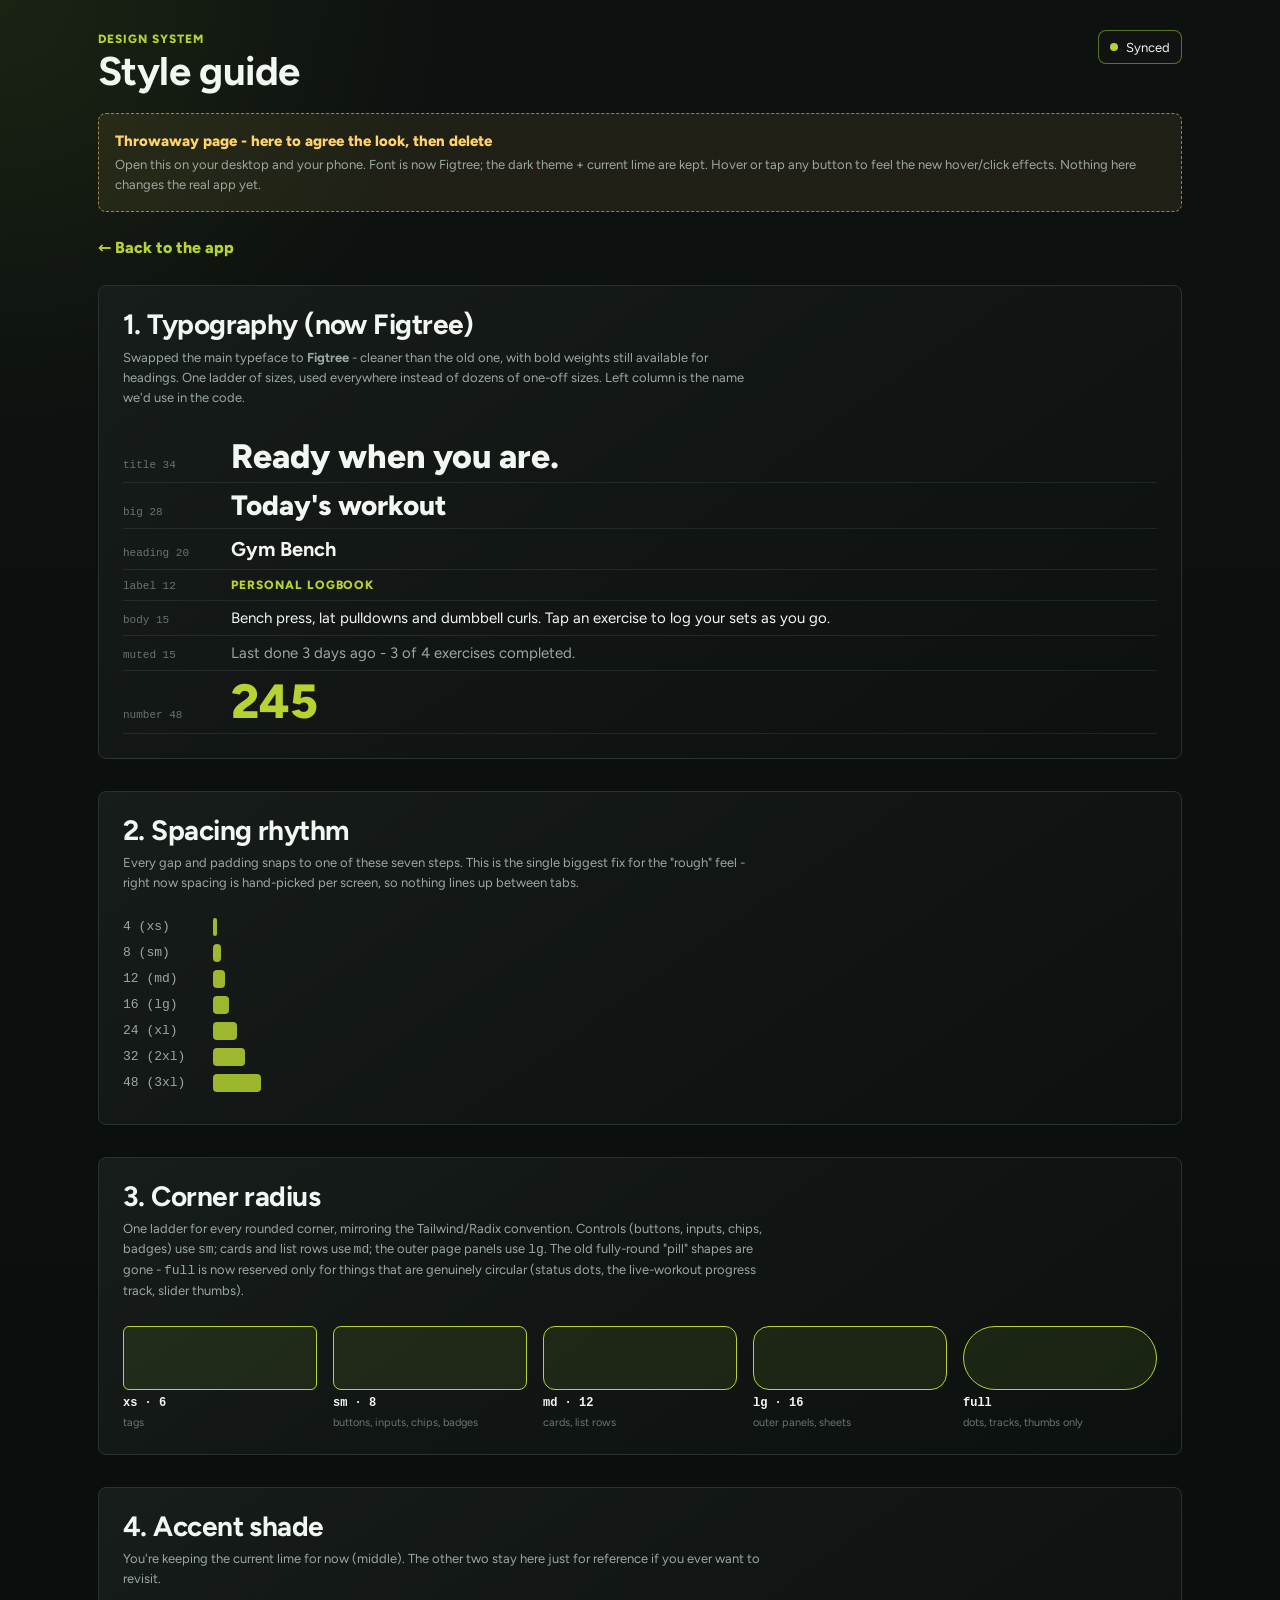
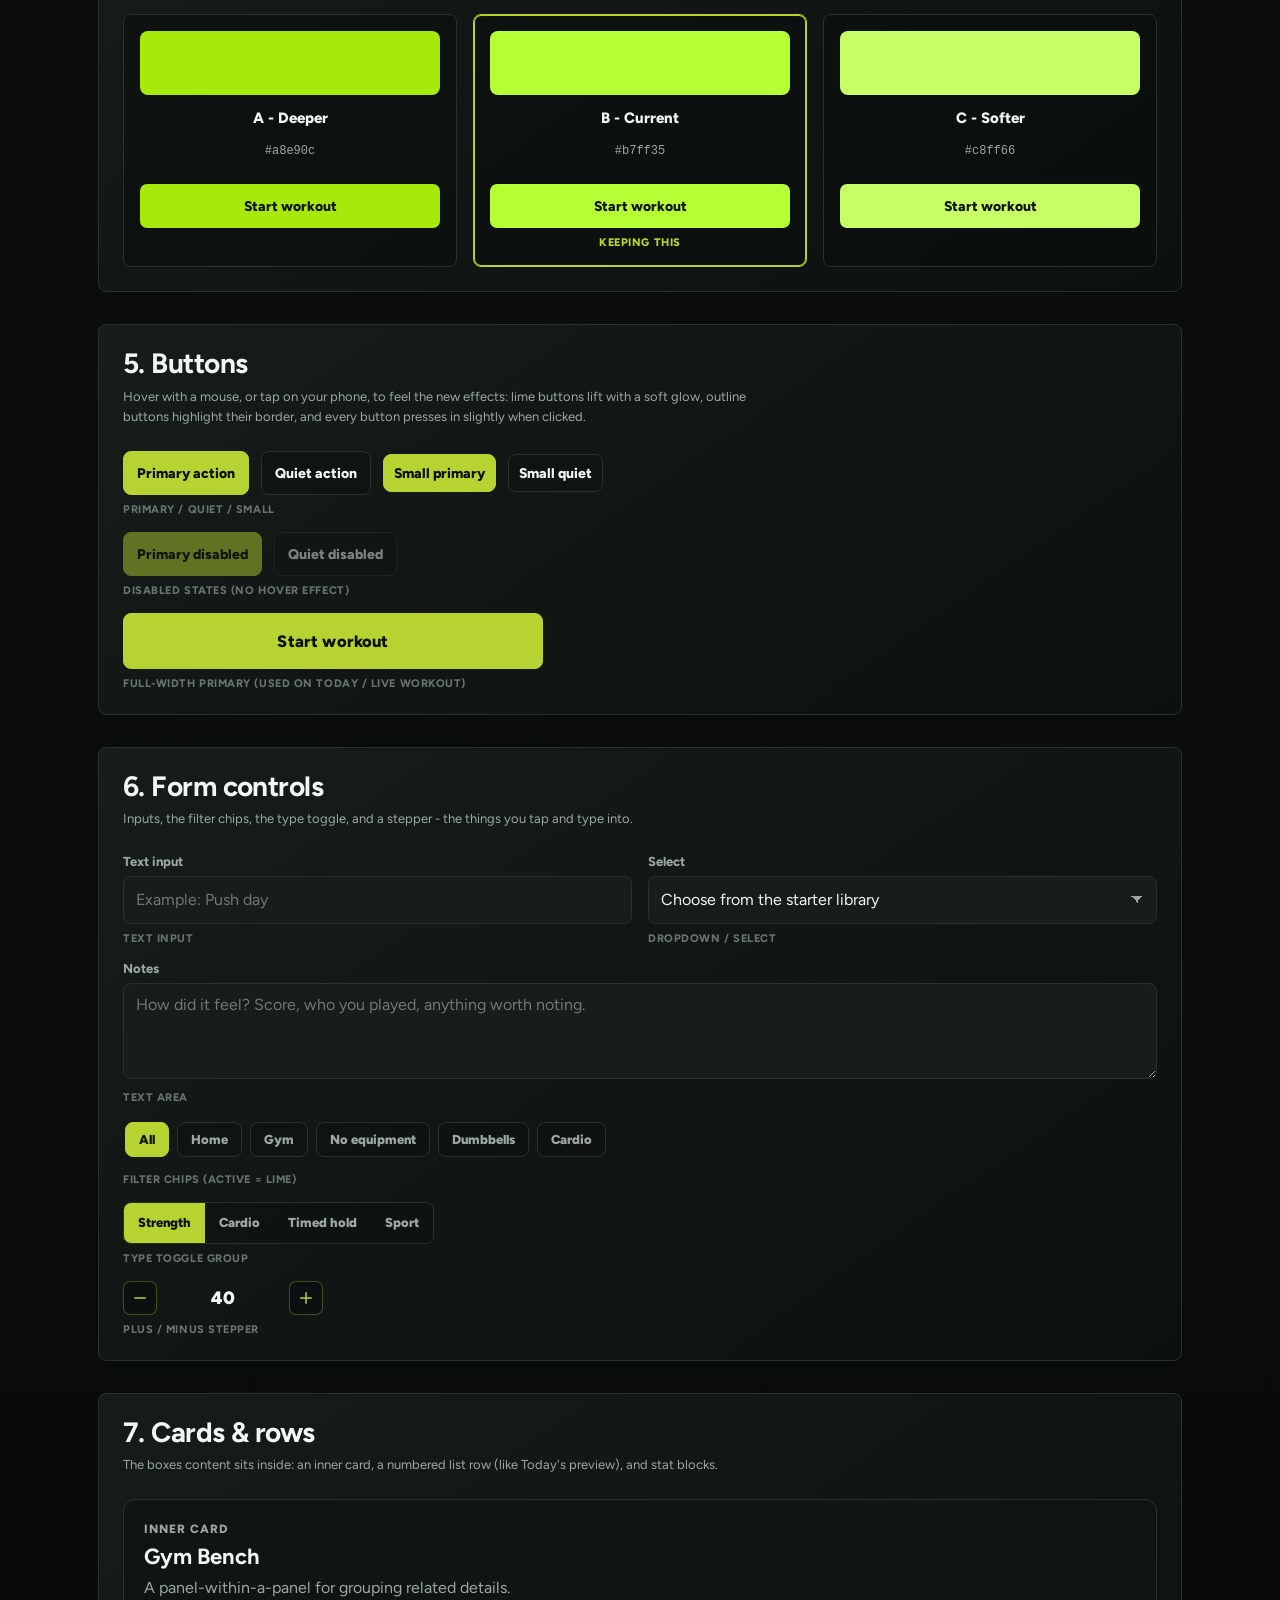
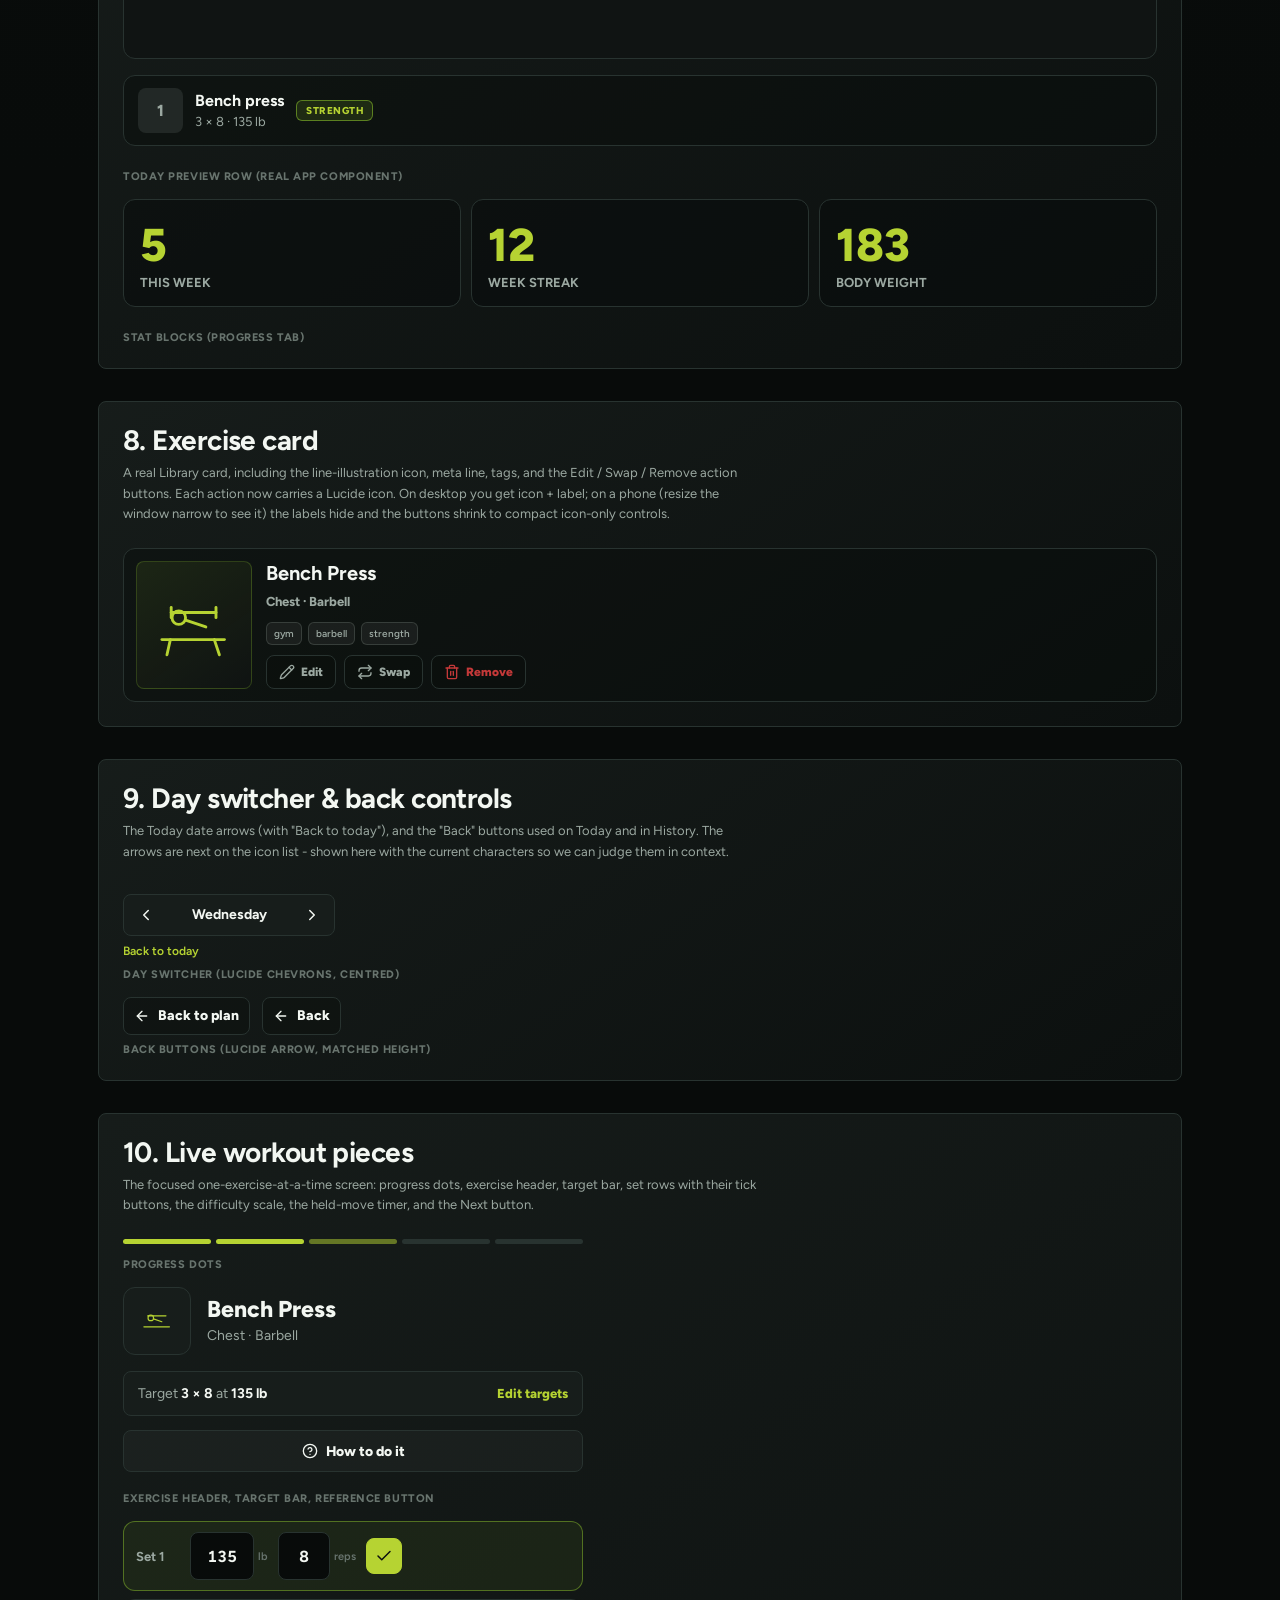
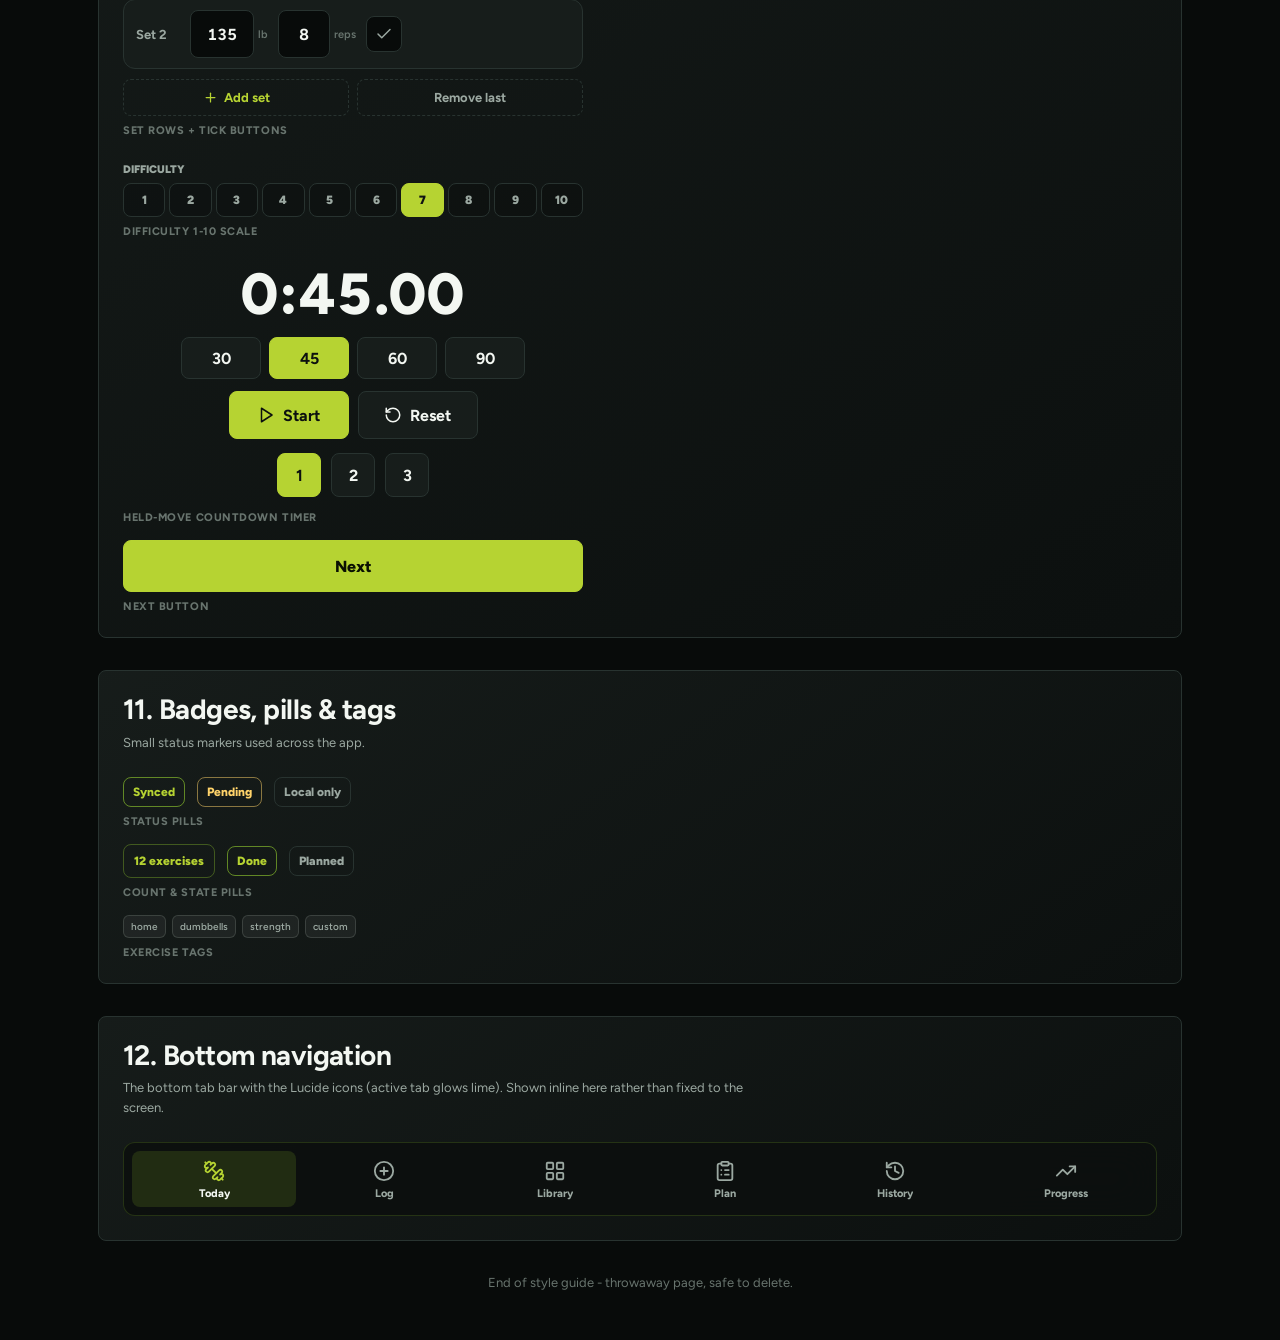
<file: styleguide.html>
<!doctype html>
<html lang="en">
<head>
  <meta charset="utf-8">
  <meta name="viewport" content="width=device-width, initial-scale=1, viewport-fit=cover">
  <title>Style guide (throwaway) - Training Book</title>
  <meta name="theme-color" content="#101413">
  <!--
    ============================================================
    THROWAWAY STYLE-GUIDE PAGE - DELETE AFTER SIGN-OFF.
    This file is NOT part of the real app. It exists only so
    Daniel can agree the shared design tokens (font, spacing,
    text sizes, accent, button/card/form styles, hover/click
    effects) on desktop and phone before they are rolled out
    screen by screen. To remove later: delete this file AND the
    temporary "View style guide" banner block in index.html.
    ============================================================
  -->
  <!-- Stylesheet split into ordered parts (load order matters; see index.html). -->
  <link rel="stylesheet" href="styles-01-base.css?v=2026.06.19-css-split">
  <link rel="stylesheet" href="styles-02-layout.css?v=2026.06.19-css-split">
  <link rel="stylesheet" href="styles-03-workout.css?v=2026.06.19-css-split">
  <link rel="stylesheet" href="styles-04-progress.css?v=2026.06.19-css-split">
  <link rel="stylesheet" href="styles-05-interactions.css?v=2026.06.19-css-split">
  <link rel="stylesheet" href="styles-06-plan.css?v=2026.06.19-css-split">
  <link rel="stylesheet" href="styles-07-library.css?v=2026.06.19-css-split">

  <!-- Proposed new typeface: Figtree (cleaner than the current Inter) -->
  <link rel="preconnect" href="https://fonts.googleapis.com">
  <link rel="preconnect" href="https://fonts.gstatic.com" crossorigin>
  <link href="https://fonts.googleapis.com/css2?family=Figtree:wght@400;500;600;700;800;900&display=swap" rel="stylesheet">

  <style>
    /* ============================================================
       1. PROPOSED TYPEFACE - Figtree everywhere on this page
       ============================================================ */
    body,
    h1, h2, h3, h4, h5, p, span, div,
    input, textarea, select, button, a {
      font-family: "Figtree", ui-sans-serif, system-ui, -apple-system, "Segoe UI", sans-serif;
    }

    /* ---- Proposed shared tokens (the whole point of this page) ---- */
    :root {
      --sg-space-1: 4px;
      --sg-space-2: 8px;
      --sg-space-3: 12px;
      --sg-space-4: 16px;
      --sg-space-5: 24px;
      --sg-space-6: 32px;
      --sg-space-7: 48px;

      --sg-text-label: 12px;
      --sg-text-small: 13px;
      --sg-text-body: 15px;
      --sg-text-heading: 20px;
      --sg-text-bigheading: 28px;
      --sg-text-title: 34px;
      --sg-text-number: 48px;
    }

    /* ============================================================
       2. SLEEK HOVER + CLICK (active) EFFECTS FOR EVERY BUTTON
       Previewed here; these would move into the shared system.
       ============================================================ */
    .primary-button, .quiet-button, .small-button, .library-add-btn,
    .exercise-action, .filter-chip, .type-option, .day-arrow,
    .day-today-reset, .lw-check, .lw-bigcheck, .lw-tbtn, .lw-preset,
    .lw-pill, .lw-add, .lw-remove, .stepper-button, .difficulty-chip,
    .today-done-button, .sync-pill, .sg-stepper button,
    .sg-accent-card button, .lw-back, .lw-reference-button, .lw-edit-targets {
      transition: transform .14s ease, box-shadow .14s ease,
                  background-color .14s ease, border-color .14s ease,
                  color .14s ease, filter .14s ease;
    }

    /* Accent (lime) buttons: lift + subtle lime glow on hover */
    .primary-button:not(:disabled):hover,
    .library-add-btn:hover,
    .sg-accent-card button:hover,
    .lw-tbtn.primary:hover {
      filter: brightness(1.05);
      box-shadow: 0 6px 20px rgba(183, 255, 53, 0.28);
    }

    /* Quiet / outline buttons: border + surface lift on hover */
    .quiet-button:not(:disabled):hover,
    .small-button:not(:disabled):hover,
    .lw-tbtn:not(.primary):hover,
    .lw-preset:not(.on):hover,
    .lw-pill:not(.is-done):hover,
    .stepper-button:hover,
    .difficulty-chip:not(.is-active):hover,
    .today-done-button:not(.is-done):hover,
    .exercise-action:not(.primary):not(.danger):hover,
    .lw-bigcheck:not(.is-done):hover,
    .lw-reference-button:hover {
      border-color: rgba(183, 255, 53, 0.55);
      background: rgba(183, 255, 53, 0.07);
      color: var(--text);
    }

    /* Danger (Remove) buttons keep their red identity on hover */
    .exercise-action.danger:hover {
      border-color: rgba(255, 107, 107, 0.6);
      background: rgba(255, 107, 107, 0.1);
      color: var(--danger);
    }

    /* Chips / toggles: gentle highlight on hover */
    .filter-chip:not(.is-active):hover,
    .type-option:not(.is-active):hover {
      border-color: rgba(183, 255, 53, 0.55);
      color: var(--text);
    }

    .sync-pill:hover { border-color: rgba(183, 255, 53, 0.45); color: var(--text); }

    .lw-back:hover, .lw-edit-targets:not(:disabled):hover,
    .day-today-reset:hover { filter: brightness(1.2); }

    /* On-click: every button presses in slightly */
    .primary-button:not(:disabled):active,
    .quiet-button:not(:disabled):active,
    .small-button:not(:disabled):active,
    .library-add-btn:active,
    .exercise-action:active,
    .filter-chip:active,
    .type-option:active,
    .day-arrow:active,
    .lw-check:active,
    .lw-bigcheck:active,
    .lw-tbtn:not(:disabled):active,
    .lw-preset:not(:disabled):active,
    .lw-pill:not(:disabled):active,
    .lw-add:active, .lw-remove:active,
    .stepper-button:active,
    .difficulty-chip:active,
    .today-done-button:active,
    .sg-stepper button:active,
    .sg-accent-card button:active,
    .lw-reference-button:active {
      transform: translateY(1px) scale(0.985);
      box-shadow: none;
      filter: brightness(0.95);
    }

    /* ---- page chrome ---- */
    .sg-banner {
      display: flex; flex-wrap: wrap; align-items: center; justify-content: space-between;
      gap: var(--sg-space-3); margin-bottom: var(--sg-space-5); padding: var(--sg-space-4);
      border: 1px dashed rgba(255, 211, 106, 0.55); border-radius: 8px;
      background: rgba(255, 211, 106, 0.08);
    }
    .sg-banner p { margin: 0; }
    .sg-banner .sg-banner-title { color: #ffd36a; font-weight: 800; font-size: var(--sg-text-body); }
    .sg-banner .sg-banner-sub { color: var(--muted); font-size: var(--sg-text-small); margin-top: 2px; }

    .sg-section {
      margin: 0 0 var(--sg-space-6); padding: var(--sg-space-5);
      border: 1px solid var(--line); border-radius: 8px;
      background: linear-gradient(145deg, rgba(23, 29, 27, 0.96), rgba(12, 16, 15, 0.98));
    }
    .sg-section > h2 { margin: 0 0 var(--sg-space-2); font-size: var(--sg-text-bigheading); line-height: 1.05; }
    .sg-section > .sg-note { margin: 0 0 var(--sg-space-5); color: var(--muted); font-size: var(--sg-text-small); max-width: 640px; }

    .sg-cap {
      display: block; margin-top: var(--sg-space-2); color: var(--dim);
      font-size: 11px; font-weight: 750; text-transform: uppercase; letter-spacing: 0.05em;
    }
    .sg-row { display: flex; flex-wrap: wrap; align-items: center; gap: var(--sg-space-3); }
    .sg-stack { display: grid; gap: var(--sg-space-4); }
    .sg-grid2 { display: grid; grid-template-columns: repeat(auto-fit, minmax(260px, 1fr)); gap: var(--sg-space-4); }

    .sg-type-row {
      display: grid; grid-template-columns: 92px minmax(0, 1fr); gap: var(--sg-space-4);
      align-items: baseline; padding: var(--sg-space-2) 0; border-bottom: 1px solid rgba(155, 168, 161, 0.12);
    }
    .sg-type-row code { color: var(--dim); font-size: 11px; font-family: ui-monospace, Consolas, monospace; }
    .t-title { font-size: var(--sg-text-title); font-weight: 800; line-height: 1; }
    .t-bigheading { font-size: var(--sg-text-bigheading); font-weight: 800; line-height: 1.05; }
    .t-heading { font-size: var(--sg-text-heading); font-weight: 700; }
    .t-body { font-size: var(--sg-text-body); color: var(--text); }
    .t-muted { font-size: var(--sg-text-body); color: var(--muted); }
    .t-label { font-size: var(--sg-text-label); font-weight: 800; letter-spacing: 0.08em; text-transform: uppercase; color: var(--accent); }
    .t-number { font-size: var(--sg-text-number); font-weight: 800; color: var(--accent); line-height: 0.95; }

    .sg-space-row { display: flex; align-items: center; gap: var(--sg-space-3); margin-bottom: var(--sg-space-2); }
    .sg-space-bar { height: 18px; border-radius: 4px; background: var(--accent); opacity: 0.85; }
    .sg-space-row code { color: var(--muted); font-size: var(--sg-text-small); font-family: ui-monospace, Consolas, monospace; min-width: 78px; }

    .sg-radius-grid { display: grid; grid-template-columns: repeat(auto-fit, minmax(130px, 1fr)); gap: var(--sg-space-4); }
    .sg-radius-grid > div { display: grid; gap: 6px; justify-items: start; }
    .sg-radius-swatch { width: 100%; height: 64px; border: 1px solid var(--accent); background: rgba(183, 255, 53, 0.08); }
    .sg-radius-grid code { color: var(--text); font-size: 12px; font-weight: 800; font-family: ui-monospace, Consolas, monospace; }
    .sg-radius-grid span { color: var(--dim); font-size: 11px; line-height: 1.3; }

    .sg-accent-card { padding: var(--sg-space-4); border: 1px solid var(--line); border-radius: 8px; background: rgba(9, 12, 11, 0.5); text-align: center; }
    .sg-accent-card.is-chosen { border-color: var(--accent); box-shadow: 0 0 0 1px var(--accent) inset; }
    .sg-accent-chip { height: 64px; border-radius: 8px; margin-bottom: var(--sg-space-3); }
    .sg-accent-card button { width: 100%; min-height: 44px; border: none; border-radius: 7px; color: #101413; font-weight: 800; font-size: 14px; cursor: pointer; }
    .sg-accent-name { font-weight: 800; font-size: var(--sg-text-body); margin: 0 0 2px; }
    .sg-accent-hex { color: var(--muted); font-size: 12px; font-family: ui-monospace, Consolas, monospace; }
    .sg-chosen-tag { display: inline-block; margin-top: 8px; font-size: 11px; font-weight: 800; color: var(--accent); text-transform: uppercase; letter-spacing: 0.05em; }

    .sg-stepper { display: grid; grid-template-columns: 34px minmax(0, 1fr) 34px; gap: var(--sg-space-2); align-items: center; max-width: 200px; }
    .sg-stepper button { min-height: 34px; border: 1px solid rgba(183, 255, 53, 0.28); border-radius: 7px; background: rgba(9, 12, 11, 0.55); color: var(--accent); font-size: 20px; font-weight: 900; cursor: pointer; }
    .sg-stepper strong { text-align: center; font-size: 18px; font-weight: 900; }

    .sg-toplink { margin-bottom: var(--sg-space-5); }

    /* a contained example of the live-workout block (it's normally full-bleed) */
    .sg-live-demo { max-width: 460px; }

    /* inline Lucide icons inside buttons (arrows on the back / day controls) */
    .sg-ico { display: inline-flex; }
    .sg-ico svg { width: 16px; height: 16px; }

    /* back buttons: icon + label, all the same height */
    .sg-iconbtn {
      display: inline-flex;
      align-items: center;
      justify-content: center;
      gap: 8px;
    }

    /* centre the chevrons inside the day-switcher pills */
    .day-arrow {
      display: inline-flex;
      align-items: center;
      justify-content: center;
    }
    .day-arrow svg { width: 18px; height: 18px; }

    /* symbol buttons that now hold a Lucide icon */
    .sg-stepper button { display: inline-flex; align-items: center; justify-content: center; }
    .sg-stepper button svg { width: 18px; height: 18px; }
    /* invert on hover, like the other buttons */
    .sg-stepper button:hover { background: var(--accent); color: #101413; border-color: var(--accent); }

    .lw-check svg { width: 18px; height: 18px; }
    .lw-check:not(.is-done):hover { border-color: rgba(183, 255, 53, 0.55); color: var(--text); }

    .lw-add, .lw-remove { display: inline-flex; align-items: center; justify-content: center; gap: 6px; }
    .lw-add svg { width: 15px; height: 15px; }

    .lw-tbtn { display: inline-flex; align-items: center; justify-content: center; gap: 8px; }
    .lw-tbtn svg { width: 18px; height: 18px; }

    .lw-reference-button { display: inline-flex; align-items: center; justify-content: center; gap: 8px; }
    .lw-reference-button svg { width: 16px; height: 16px; }
  </style>
</head>
<body>
  <div class="app-shell" style="padding-bottom:48px;">

    <header class="topbar">
      <div>
        <p class="eyebrow">Design system</p>
        <h1>Style guide</h1>
      </div>
      <div class="sync-menu">
        <button class="sync-pill good" type="button"><span class="sync-dot"></span><span>Synced</span></button>
      </div>
    </header>

    <div class="sg-banner">
      <div>
        <p class="sg-banner-title">Throwaway page - here to agree the look, then delete</p>
        <p class="sg-banner-sub">Open this on your desktop and your phone. Font is now Figtree; the dark theme + current lime are kept. Hover or tap any button to feel the new hover/click effects. Nothing here changes the real app yet.</p>
      </div>
    </div>

    <p class="sg-toplink"><a class="lw-back" href="index.html" style="color:var(--accent);font-weight:800;text-decoration:none;">&larr; Back to the app</a></p>

    <!-- 1. TYPOGRAPHY -->
    <section class="sg-section">
      <h2>1. Typography (now Figtree)</h2>
      <p class="sg-note">Swapped the main typeface to <strong>Figtree</strong> - cleaner than the old one, with bold weights still available for headings. One ladder of sizes, used everywhere instead of dozens of one-off sizes. Left column is the name we'd use in the code.</p>
      <div class="sg-type-row"><code>title 34</code><div class="t-title">Ready when you are.</div></div>
      <div class="sg-type-row"><code>big 28</code><div class="t-bigheading">Today's workout</div></div>
      <div class="sg-type-row"><code>heading 20</code><div class="t-heading">Gym Bench</div></div>
      <div class="sg-type-row"><code>label 12</code><div class="t-label">Personal logbook</div></div>
      <div class="sg-type-row"><code>body 15</code><div class="t-body">Bench press, lat pulldowns and dumbbell curls. Tap an exercise to log your sets as you go.</div></div>
      <div class="sg-type-row"><code>muted 15</code><div class="t-muted">Last done 3 days ago - 3 of 4 exercises completed.</div></div>
      <div class="sg-type-row"><code>number 48</code><div class="t-number">245</div></div>
    </section>

    <!-- 2. SPACING -->
    <section class="sg-section">
      <h2>2. Spacing rhythm</h2>
      <p class="sg-note">Every gap and padding snaps to one of these seven steps. This is the single biggest fix for the "rough" feel - right now spacing is hand-picked per screen, so nothing lines up between tabs.</p>
      <div class="sg-space-row"><code>4 (xs)</code><div class="sg-space-bar" style="width:4px;"></div></div>
      <div class="sg-space-row"><code>8 (sm)</code><div class="sg-space-bar" style="width:8px;"></div></div>
      <div class="sg-space-row"><code>12 (md)</code><div class="sg-space-bar" style="width:12px;"></div></div>
      <div class="sg-space-row"><code>16 (lg)</code><div class="sg-space-bar" style="width:16px;"></div></div>
      <div class="sg-space-row"><code>24 (xl)</code><div class="sg-space-bar" style="width:24px;"></div></div>
      <div class="sg-space-row"><code>32 (2xl)</code><div class="sg-space-bar" style="width:32px;"></div></div>
      <div class="sg-space-row"><code>48 (3xl)</code><div class="sg-space-bar" style="width:48px;"></div></div>
    </section>

    <!-- 3. CORNER RADIUS -->
    <section class="sg-section">
      <h2>3. Corner radius</h2>
      <p class="sg-note">One ladder for every rounded corner, mirroring the Tailwind/Radix convention. Controls (buttons, inputs, chips, badges) use <code>sm</code>; cards and list rows use <code>md</code>; the outer page panels use <code>lg</code>. The old fully-round "pill" shapes are gone - <code>full</code> is now reserved only for things that are genuinely circular (status dots, the live-workout progress track, slider thumbs).</p>
      <div class="sg-radius-grid">
        <div><div class="sg-radius-swatch" style="border-radius:var(--radius-xs);"></div><code>xs &middot; 6</code><span>tags</span></div>
        <div><div class="sg-radius-swatch" style="border-radius:var(--radius-sm);"></div><code>sm &middot; 8</code><span>buttons, inputs, chips, badges</span></div>
        <div><div class="sg-radius-swatch" style="border-radius:var(--radius-md);"></div><code>md &middot; 12</code><span>cards, list rows</span></div>
        <div><div class="sg-radius-swatch" style="border-radius:var(--radius-lg);"></div><code>lg &middot; 16</code><span>outer panels, sheets</span></div>
        <div><div class="sg-radius-swatch" style="border-radius:var(--radius-full);"></div><code>full</code><span>dots, tracks, thumbs only</span></div>
      </div>
    </section>

    <!-- 4. ACCENT -->
    <section class="sg-section">
      <h2>4. Accent shade</h2>
      <p class="sg-note">You're keeping the current lime for now (middle). The other two stay here just for reference if you ever want to revisit.</p>
      <div class="sg-grid2">
        <div class="sg-accent-card">
          <div class="sg-accent-chip" style="background:#a8e90c;"></div>
          <p class="sg-accent-name">A - Deeper</p>
          <p class="sg-accent-hex">#a8e90c</p>
          <div style="height:12px;"></div>
          <button style="background:#a8e90c;">Start workout</button>
        </div>
        <div class="sg-accent-card is-chosen">
          <div class="sg-accent-chip" style="background:#b7ff35;"></div>
          <p class="sg-accent-name">B - Current</p>
          <p class="sg-accent-hex">#b7ff35</p>
          <div style="height:12px;"></div>
          <button style="background:#b7ff35;">Start workout</button>
          <span class="sg-chosen-tag">Keeping this</span>
        </div>
        <div class="sg-accent-card">
          <div class="sg-accent-chip" style="background:#c8ff66;"></div>
          <p class="sg-accent-name">C - Softer</p>
          <p class="sg-accent-hex">#c8ff66</p>
          <div style="height:12px;"></div>
          <button style="background:#c8ff66;">Start workout</button>
        </div>
      </div>
    </section>

    <!-- 4. BUTTONS -->
    <section class="sg-section">
      <h2>5. Buttons</h2>
      <p class="sg-note">Hover with a mouse, or tap on your phone, to feel the new effects: lime buttons lift with a soft glow, outline buttons highlight their border, and every button presses in slightly when clicked.</p>
      <div class="sg-stack">
        <div>
          <div class="sg-row">
            <button class="primary-button" type="button">Primary action</button>
            <button class="quiet-button" type="button">Quiet action</button>
            <button class="primary-button small-button" type="button">Small primary</button>
            <button class="quiet-button small-button" type="button">Small quiet</button>
          </div>
          <span class="sg-cap">Primary / quiet / small</span>
        </div>
        <div>
          <div class="sg-row">
            <button class="primary-button" type="button" disabled>Primary disabled</button>
            <button class="quiet-button" type="button" disabled>Quiet disabled</button>
          </div>
          <span class="sg-cap">Disabled states (no hover effect)</span>
        </div>
        <div>
          <button class="primary-button today-start-button" type="button" style="max-width:420px;">Start workout</button>
          <span class="sg-cap">Full-width primary (used on Today / live workout)</span>
        </div>
      </div>
    </section>

    <!-- 5. FORM CONTROLS -->
    <section class="sg-section">
      <h2>6. Form controls</h2>
      <p class="sg-note">Inputs, the filter chips, the type toggle, and a stepper - the things you tap and type into.</p>
      <div class="sg-grid2">
        <div>
          <label for="sg-input">Text input</label>
          <input id="sg-input" type="text" placeholder="Example: Push day" autocomplete="off">
          <span class="sg-cap">Text input</span>
        </div>
        <div>
          <label for="sg-select">Select</label>
          <select id="sg-select">
            <option>Choose from the starter library</option>
            <option>Bench press</option>
            <option>Lat pulldown</option>
          </select>
          <span class="sg-cap">Dropdown / select</span>
        </div>
      </div>

      <div style="margin-top:16px;">
        <label for="sg-textarea">Notes</label>
        <textarea id="sg-textarea" placeholder="How did it feel? Score, who you played, anything worth noting."></textarea>
        <span class="sg-cap">Text area</span>
      </div>

      <div style="margin-top:16px;">
        <div class="filter-strip" aria-label="Example filters">
          <button class="filter-chip is-active" type="button">All</button>
          <button class="filter-chip" type="button">Home</button>
          <button class="filter-chip" type="button">Gym</button>
          <button class="filter-chip" type="button">No equipment</button>
          <button class="filter-chip" type="button">Dumbbells</button>
          <button class="filter-chip" type="button">Cardio</button>
        </div>
        <span class="sg-cap">Filter chips (active = lime)</span>
      </div>

      <div style="margin-top:16px;">
        <div class="type-toggle" role="group" aria-label="Example type">
          <button type="button" class="type-option is-active">Strength</button>
          <button type="button" class="type-option">Cardio</button>
          <button type="button" class="type-option">Timed hold</button>
          <button type="button" class="type-option">Sport</button>
        </div>
        <span class="sg-cap">Type toggle group</span>
      </div>

      <div style="margin-top:16px;">
        <div class="sg-stepper">
          <button type="button" aria-label="Decrease"><span class="sg-ico" data-icon="minus"></span></button>
          <strong>40</strong>
          <button type="button" aria-label="Increase"><span class="sg-ico" data-icon="plus"></span></button>
        </div>
        <span class="sg-cap">Plus / minus stepper</span>
      </div>
    </section>

    <!-- 6. CARDS, PANELS, LIST ROWS -->
    <section class="sg-section">
      <h2>7. Cards &amp; rows</h2>
      <p class="sg-note">The boxes content sits inside: an inner card, a numbered list row (like Today's preview), and stat blocks.</p>
      <div class="sg-stack">
        <div class="preview-card">
          <p class="eyebrow">Inner card</p>
          <h3 style="margin-top:6px;">Gym Bench</h3>
          <p style="margin:6px 0 0;">A panel-within-a-panel for grouping related details.</p>
        </div>

        <div class="today-preview-card">
          <span class="pv-num">1</span>
          <div class="pv-info">
            <p class="pv-name">Bench press</p>
            <p class="pv-meta">3 &times; 8 &middot; 135 lb</p>
          </div>
          <span class="pv-tag">STRENGTH</span>
        </div>
        <span class="sg-cap">Today preview row (real app component)</span>

        <div class="quick-stats" style="margin-top:0;">
          <div><span class="stat-number">5</span><span class="stat-label">This week</span></div>
          <div><span class="stat-number">12</span><span class="stat-label">Week streak</span></div>
          <div><span class="stat-number">183</span><span class="stat-label">Body weight</span></div>
        </div>
        <span class="sg-cap">Stat blocks (Progress tab)</span>
      </div>
    </section>

    <!-- 7. EXERCISE CARD WITH ILLUSTRATION -->
    <section class="sg-section">
      <h2>8. Exercise card</h2>
      <p class="sg-note">A real Library card, including the line-illustration icon, meta line, tags, and the Edit / Swap / Remove action buttons. Each action now carries a Lucide icon. On desktop you get icon + label; on a phone (resize the window narrow to see it) the labels hide and the buttons shrink to compact icon-only controls.</p>
      <div class="exercise-list" style="grid-template-columns:minmax(0,1fr);">
        <div class="exercise-card">
          <div class="exercise-art">
            <svg viewBox="0 0 116 116" role="img" aria-label="Bench press line illustration"><line x1="20" y1="75" x2="94" y2="75"></line><line x1="30" y1="75" x2="26" y2="93"></line><line x1="82" y1="75" x2="88" y2="93"></line><circle cx="40" cy="49" r="8"></circle><line x1="48" y1="52" x2="72" y2="60"></line><line x1="31" y1="43" x2="84" y2="43"></line><line x1="31" y1="37" x2="31" y2="49"></line><line x1="84" y1="37" x2="84" y2="49"></line></svg>
          </div>
          <div class="exercise-info">
            <h3>Bench Press</h3>
            <p class="exercise-meta">Chest &middot; Barbell</p>
            <div class="tag-row">
              <span class="exercise-tag">Gym</span>
              <span class="exercise-tag">Barbell</span>
              <span class="exercise-tag">Strength</span>
            </div>
            <div class="exercise-actions">
              <button class="exercise-action" type="button" aria-label="Edit"><span class="sg-ico" data-icon="pencil"></span><span class="btn-label">Edit</span></button>
              <button class="exercise-action" type="button" aria-label="Swap"><span class="sg-ico" data-icon="repeat"></span><span class="btn-label">Swap</span></button>
              <button class="exercise-action danger" type="button" aria-label="Remove"><span class="sg-ico" data-icon="trash-2"></span><span class="btn-label">Remove</span></button>
            </div>
          </div>
        </div>
      </div>
    </section>

    <!-- 8. DAY SWITCHER + BACK CONTROLS -->
    <section class="sg-section">
      <h2>9. Day switcher &amp; back controls</h2>
      <p class="sg-note">The Today date arrows (with "Back to today"), and the "Back" buttons used on Today and in History. The arrows are next on the icon list - shown here with the current characters so we can judge them in context.</p>
      <div class="sg-stack">
        <div>
          <div class="today-day-switch" style="display:block;">
            <div class="day-switch-row">
              <button class="day-arrow" type="button" aria-label="Previous day"><span class="sg-ico" data-icon="chevron-left"></span></button>
              <span class="day-switch-name">Wednesday</span>
              <button class="day-arrow" type="button" aria-label="Next day"><span class="sg-ico" data-icon="chevron-right"></span></button>
            </div>
            <button class="day-today-reset" type="button">Back to today</button>
          </div>
          <span class="sg-cap">Day switcher (Lucide chevrons, centred)</span>
        </div>
        <div>
          <div class="sg-row">
            <button class="quiet-button small-button sg-iconbtn" type="button"><span class="sg-ico" data-icon="arrow-left"></span>Back to plan</button>
            <button class="quiet-button small-button sg-iconbtn" type="button"><span class="sg-ico" data-icon="arrow-left"></span>Back</button>
          </div>
          <span class="sg-cap">Back buttons (Lucide arrow, matched height)</span>
        </div>
      </div>
    </section>

    <!-- 9. LIVE WORKOUT PIECES -->
    <section class="sg-section">
      <h2>10. Live workout pieces</h2>
      <p class="sg-note">The focused one-exercise-at-a-time screen: progress dots, exercise header, target bar, set rows with their tick buttons, the difficulty scale, the held-move timer, and the Next button.</p>

      <div class="sg-live-demo sg-stack">
        <div>
          <div class="lw-dots">
            <span class="lw-dot is-done"></span>
            <span class="lw-dot is-done"></span>
            <span class="lw-dot is-active"></span>
            <span class="lw-dot"></span>
            <span class="lw-dot"></span>
          </div>
          <span class="sg-cap">Progress dots</span>
        </div>

        <div>
          <div class="lw-hero">
            <div class="lw-hero-icon">
              <svg viewBox="0 0 116 116" aria-hidden="true"><line x1="20" y1="75" x2="94" y2="75"></line><circle cx="40" cy="49" r="8"></circle><line x1="48" y1="52" x2="72" y2="60"></line><line x1="31" y1="43" x2="84" y2="43"></line></svg>
            </div>
            <div class="lw-hero-text">
              <p class="lw-name">Bench Press</p>
              <p class="lw-area">Chest &middot; Barbell</p>
            </div>
          </div>
          <div class="lw-target">
            <span>Target <strong>3 &times; 8</strong> at <strong>135 lb</strong></span>
            <button class="lw-edit-targets" type="button">Edit targets</button>
          </div>
          <button class="lw-reference-button" type="button"><span class="sg-ico" data-icon="help-circle"></span>How to do it</button>
          <span class="sg-cap">Exercise header, target bar, reference button</span>
        </div>

        <div>
          <div class="lw-sets">
            <div class="lw-setrow is-done">
              <span class="lw-sn">Set 1</span>
              <span class="lw-field"><input type="number" value="135"><span>lb</span></span>
              <span class="lw-field"><input type="number" value="8"><span>reps</span></span>
              <button class="lw-check" type="button" aria-label="Mark set done"><span class="sg-ico" data-icon="check"></span></button>
            </div>
            <div class="lw-setrow">
              <span class="lw-sn">Set 2</span>
              <span class="lw-field"><input type="number" value="135"><span>lb</span></span>
              <span class="lw-field"><input type="number" value="8"><span>reps</span></span>
              <button class="lw-check" type="button" aria-label="Mark set done"><span class="sg-ico" data-icon="check"></span></button>
            </div>
          </div>
          <div class="lw-setactions">
            <button class="lw-add" type="button"><span class="sg-ico" data-icon="plus"></span>Add set</button>
            <button class="lw-remove" type="button">Remove last</button>
          </div>
          <span class="sg-cap">Set rows + tick buttons</span>
        </div>

        <div>
          <div class="today-difficulty">
            <span>Difficulty</span>
            <div class="difficulty-scale">
              <button class="difficulty-chip" type="button">1</button>
              <button class="difficulty-chip" type="button">2</button>
              <button class="difficulty-chip" type="button">3</button>
              <button class="difficulty-chip" type="button">4</button>
              <button class="difficulty-chip" type="button">5</button>
              <button class="difficulty-chip" type="button">6</button>
              <button class="difficulty-chip is-active" type="button">7</button>
              <button class="difficulty-chip" type="button">8</button>
              <button class="difficulty-chip" type="button">9</button>
              <button class="difficulty-chip" type="button">10</button>
            </div>
          </div>
          <span class="sg-cap">Difficulty 1-10 scale</span>
        </div>

        <div>
          <div class="lw-timer">
            <div class="lw-timer-num">0:45.00</div>
            <div class="lw-presets">
              <button class="lw-preset" type="button">30</button>
              <button class="lw-preset on" type="button">45</button>
              <button class="lw-preset" type="button">60</button>
              <button class="lw-preset" type="button">90</button>
            </div>
            <div class="lw-timer-controls">
              <button class="lw-tbtn primary" type="button"><span class="sg-ico" data-icon="play"></span>Start</button>
              <button class="lw-tbtn" type="button"><span class="sg-ico" data-icon="rotate-ccw"></span>Reset</button>
            </div>
            <div class="lw-pills">
              <button class="lw-pill is-done" type="button">1</button>
              <button class="lw-pill" type="button">2</button>
              <button class="lw-pill" type="button">3</button>
            </div>
          </div>
          <span class="sg-cap">Held-move countdown timer</span>
        </div>

        <div>
          <button class="primary-button lw-next" type="button">Next</button>
          <span class="sg-cap">Next button</span>
        </div>
      </div>
    </section>

    <!-- 10. BADGES / PILLS / TAGS -->
    <section class="sg-section">
      <h2>11. Badges, pills &amp; tags</h2>
      <p class="sg-note">Small status markers used across the app.</p>
      <div class="sg-stack">
        <div>
          <div class="sg-row">
            <span class="connection-badge good">Synced</span>
            <span class="connection-badge warn">Pending</span>
            <span class="connection-badge">Local only</span>
          </div>
          <span class="sg-cap">Status pills</span>
        </div>
        <div>
          <div class="sg-row">
            <span class="library-count">12 exercises</span>
            <span class="workout-card-status good">Done</span>
            <span class="workout-card-status">Planned</span>
          </div>
          <span class="sg-cap">Count &amp; state pills</span>
        </div>
        <div>
          <div class="tag-row">
            <span class="exercise-tag">Home</span>
            <span class="exercise-tag">Dumbbells</span>
            <span class="exercise-tag">Strength</span>
            <span class="exercise-tag">Custom</span>
          </div>
          <span class="sg-cap">Exercise tags</span>
        </div>
      </div>
    </section>

    <!-- 11. BOTTOM TAB BAR -->
    <section class="sg-section">
      <h2>12. Bottom navigation</h2>
      <p class="sg-note">The bottom tab bar with the Lucide icons (active tab glows lime). Shown inline here rather than fixed to the screen.</p>
      <nav class="tabbar" style="position:static;max-width:none;box-shadow:none;" aria-label="Example nav">
        <button class="tab is-active" type="button"><span class="tab-icon" data-icon="dumbbell"></span><span>Today</span></button>
        <button class="tab" type="button"><span class="tab-icon" data-icon="circle-plus"></span><span>Log</span></button>
        <button class="tab" type="button"><span class="tab-icon" data-icon="layout-grid"></span><span>Library</span></button>
        <button class="tab" type="button"><span class="tab-icon" data-icon="clipboard-list"></span><span>Plan</span></button>
        <button class="tab" type="button"><span class="tab-icon" data-icon="history"></span><span>History</span></button>
        <button class="tab" type="button"><span class="tab-icon" data-icon="trending-up"></span><span>Progress</span></button>
      </nav>
    </section>

    <p style="text-align:center;color:var(--dim);font-size:13px;margin:8px 0 0;">End of style guide - throwaway page, safe to delete.</p>

  </div>

  <!-- Render the Lucide nav icons (same inline set the app uses). -->
  <script>
    const UI_ICONS = {
      dumbbell: '<path d="M14.4 14.4 9.6 9.6"/><path d="M18.657 21.485a2 2 0 1 1-2.829-2.828l-1.768 1.768a2 2 0 1 1-2.828-2.829l6.364-6.364a2 2 0 1 1 2.829 2.829l-1.768 1.767a2 2 0 1 1 2.828 2.829z"/><path d="m21.5 21.5-1.4-1.4"/><path d="M3.9 3.9 2.5 2.5"/><path d="M6.404 12.768a2 2 0 1 1-2.829-2.829l1.768-1.767a2 2 0 1 1-2.828-2.829l2.828-2.828a2 2 0 1 1 2.829 2.828l1.767-1.768a2 2 0 1 1 2.829 2.829z"/>',
      "circle-plus": '<circle cx="12" cy="12" r="10"/><path d="M8 12h8"/><path d="M12 8v8"/>',
      "layout-grid": '<rect width="7" height="7" x="3" y="3" rx="1"/><rect width="7" height="7" x="14" y="3" rx="1"/><rect width="7" height="7" x="14" y="14" rx="1"/><rect width="7" height="7" x="3" y="14" rx="1"/>',
      "clipboard-list": '<rect width="8" height="4" x="8" y="2" rx="1" ry="1"/><path d="M16 4h2a2 2 0 0 1 2 2v14a2 2 0 0 1-2 2H6a2 2 0 0 1-2-2V6a2 2 0 0 1 2-2h2"/><path d="M12 11h4"/><path d="M12 16h4"/><path d="M8 11h.01"/><path d="M8 16h.01"/>',
      history: '<path d="M3 12a9 9 0 1 0 9-9 9.75 9.75 0 0 0-6.74 2.74L3 8"/><path d="M3 3v5h5"/><path d="M12 7v5l4 2"/>',
      "trending-up": '<polyline points="22 7 13.5 15.5 8.5 10.5 2 17"/><polyline points="16 7 22 7 22 13"/>',
      "arrow-left": '<path d="m12 19-7-7 7-7"/><path d="M19 12H5"/>',
      "chevron-left": '<path d="m15 18-6-6 6-6"/>',
      "chevron-right": '<path d="m9 18 6-6-6-6"/>',
      plus: '<path d="M5 12h14"/><path d="M12 5v14"/>',
      minus: '<path d="M5 12h14"/>',
      check: '<path d="M20 6 9 17l-5-5"/>',
      play: '<polygon points="6 3 20 12 6 21 6 3"/>',
      "rotate-ccw": '<path d="M3 12a9 9 0 1 0 9-9 9.75 9.75 0 0 0-6.74 2.74L3 8"/><path d="M3 3v5h5"/>',
      "help-circle": '<circle cx="12" cy="12" r="10"/><path d="M9.09 9a3 3 0 0 1 5.83 1c0 2-3 3-3 3"/><path d="M12 17h.01"/>',
      pencil: '<path d="M21.174 6.812a1 1 0 0 0-3.986-3.987L3.842 16.174a2 2 0 0 0-.5.83l-1.321 4.352a.5.5 0 0 0 .623.622l4.353-1.32a2 2 0 0 0 .83-.497z"/><path d="m15 5 4 4"/>',
      repeat: '<path d="m17 2 4 4-4 4"/><path d="M3 11v-1a4 4 0 0 1 4-4h14"/><path d="m7 22-4-4 4-4"/><path d="M21 13v1a4 4 0 0 1-4 4H3"/>',
      "trash-2": '<path d="M3 6h18"/><path d="M19 6v14a2 2 0 0 1-2 2H7a2 2 0 0 1-2-2V6m3 0V4a2 2 0 0 1 2-2h4a2 2 0 0 1 2 2v2"/><line x1="10" x2="10" y1="11" y2="17"/><line x1="14" x2="14" y1="11" y2="17"/>',
      x: '<path d="M18 6 6 18"/><path d="m6 6 12 12"/>'
    };
    document.querySelectorAll("[data-icon]").forEach((el) => {
      const inner = UI_ICONS[el.dataset.icon];
      if (inner) el.innerHTML = `<svg viewBox="0 0 24 24" fill="none" stroke="currentColor" stroke-width="2" stroke-linecap="round" stroke-linejoin="round" aria-hidden="true">${inner}</svg>`;
    });
  </script>
</body>
</html>
</file>
<file: styles-01-base.css>
/* Figtree, bundled locally (one variable file, weights 300-900) so the app
   keeps its typeface offline with no web-font dependency. OFL licensed. */
@font-face {
  font-family: "Figtree";
  font-style: normal;
  font-weight: 300 900;
  font-display: swap;
  src: url("fonts/figtree-latin.woff2") format("woff2");
}

:root {
  color-scheme: dark;
  --bg: #080b0a;
  --panel: #101413;
  --panel-2: #171d1b;
  --panel-3: #1e2623;
  --line: #283330;
  --line-strong: #38463f;
  --text: #f3f7f2;
  --muted: #9ba8a1;
  --dim: #68746e;
  /* Muted lime brand color. Every accent surface, border and glow reads from
     the same family so the green stays consistent. */
  --accent: #b6d332;
  --accent-2: #a3b551;
  --accent-strong: #c6dd5f;
  --accent-ink: #0a1002;
  --accent-soft: rgba(182, 211, 50, 0.12);
  --accent-line: rgba(182, 211, 50, 0.42);
  --glow: 0 10px 34px rgba(182, 211, 50, 0.22);
  --danger: #c43939;
  --shadow: 0 24px 60px -28px rgba(0, 0, 0, 0.7), 0 8px 24px -16px rgba(0, 0, 0, 0.5);

  /* ===== Shared design tokens (the style-guide scale) =====
     Spacing rhythm: every gap/padding should use one of these. */
  --space-1: 4px;
  --space-2: 8px;
  --space-3: 12px;
  --space-4: 16px;
  --space-5: 24px;
  --space-6: 32px;
  --space-7: 48px;

  /* ===== Border-radius scale =====
     One ladder (mirrors the Tailwind/Radix convention) so every corner uses a
     named step instead of a one-off value. Controls = sm, cards/rows = md,
     outer panels = lg. Pills are gone: --radius-full is reserved for things
     that are genuinely circular (status dots, progress tracks, range thumbs). */
  --radius-xs: 6px;
  --radius-sm: 8px;
  --radius-md: 12px;
  --radius-lg: 16px;
  --radius-full: 999px;

  /* One shared treatment for every screen's main container, so all six
     pages match and a single edit here updates them everywhere. */
  --panel-pad: clamp(18px, 5vw, 42px);
  --panel-min-h: min(680px, calc(100svh - 142px));

  font-family: "Figtree", ui-sans-serif, system-ui, -apple-system, BlinkMacSystemFont, "Segoe UI", sans-serif;
}

* {
  box-sizing: border-box;
}

html {
  min-height: 100%;
  background: var(--bg);
}

body {
  min-height: 100%;
  margin: 0;
  touch-action: manipulation;
  background:
    radial-gradient(circle at top left, rgba(183, 255, 53, 0.08), transparent 28rem),
    linear-gradient(180deg, #0d1110 0%, var(--bg) 55%);
  color: var(--text);
}

button {
  font: inherit;
}

input,
textarea,
select {
  width: 100%;
  max-width: 100%;
  border: 1px solid var(--line);
  border-radius: var(--radius-sm);
  background: var(--panel-2);
  color: var(--text);
  font: inherit;
  padding: 11px 12px;
}

input {
  min-height: 48px;
}

select {
  min-height: 48px;
  appearance: none;
  background:
    linear-gradient(45deg, transparent 50%, var(--muted) 50%) right 18px center / 7px 7px no-repeat,
    linear-gradient(135deg, var(--muted) 50%, transparent 50%) right 13px center / 7px 7px no-repeat,
    var(--panel-2);
}

textarea {
  min-height: 96px;
  resize: vertical;
}

label {
  display: block;
  margin-bottom: 7px;
  color: var(--muted);
  font-size: 13px;
  font-weight: 750;
}

.app-shell {
  width: min(1120px, 100%);
  min-height: 100svh;
  margin: 0 auto;
  padding: calc(18px + env(safe-area-inset-top)) 18px calc(92px + env(safe-area-inset-bottom));
}

.topbar {
  position: relative;
  display: flex;
  align-items: flex-start;
  justify-content: space-between;
  gap: 16px;
  margin-bottom: 22px;
}

.eyebrow,
.card-kicker,
.date-label {
  margin: 0;
  color: var(--accent);
  font-size: 12px;
  font-weight: 800;
  letter-spacing: 0.08em;
  text-transform: uppercase;
}

h1,
h2,
h3,
p {
  overflow-wrap: anywhere;
}

h1 {
  margin: 3px 0 0;
  font-size: clamp(26px, 6vw, 40px);
  line-height: 0.98;
  letter-spacing: -0.015em;
}

h2 {
  margin: 8px 0 10px;
  font-size: clamp(28px, 5.4vw, 44px);
  line-height: 1;
  letter-spacing: -0.02em;
}

h3 {
  margin: 8px 0 8px;
  font-size: 22px;
  line-height: 1.05;
  letter-spacing: 0;
}

p {
  line-height: 1.55;
}

.sync-menu {
  position: relative;
  display: grid;
  justify-items: end;
}

.sync-pill {
  display: inline-flex;
  align-items: center;
  gap: 8px;
  min-height: 34px;
  padding: 8px 11px;
  border: 1px solid var(--line);
  border-radius: var(--radius-sm);
  background: rgba(16, 20, 19, 0.82);
  color: var(--muted);
  cursor: pointer;
  font-size: 13px;
  white-space: nowrap;
}

.sync-pill:disabled {
  cursor: wait;
  opacity: 0.78;
}

.sync-pill:focus-visible {
  outline: 2px solid var(--accent);
  outline-offset: 2px;
}

.sync-pill.good {
  border-color: rgba(183, 255, 53, 0.42);
  color: var(--text);
}

.sync-pill.warn {
  border-color: rgba(255, 211, 106, 0.5);
  color: #ffd36a;
}

.sync-dot {
  width: 8px;
  height: 8px;
  border-radius: var(--radius-full);
  background: var(--dim);
}

.sync-pill.good .sync-dot {
  background: var(--accent);
}

.sync-pill.warn .sync-dot {
  background: #ffd36a;
}

.sync-panel {
  position: absolute;
  z-index: 10;
  top: calc(100% + 10px);
  right: 0;
  width: min(360px, calc(100vw - 24px));
  padding: 14px;
  border: 1px solid var(--line);
  border-radius: var(--radius-md);
  background: rgba(16, 20, 19, 0.98);
  box-shadow: var(--shadow);
}

.sync-panel[hidden] {
  display: none;
}

.sync-panel-head {
  display: flex;
  align-items: flex-start;
  justify-content: space-between;
  gap: 12px;
  margin-bottom: 12px;
}

.sync-panel-head h2 {
  margin: 4px 0 0;
  font-size: 24px;
  line-height: 1;
}

.app-version {
  max-width: 148px;
  color: var(--muted);
  font-size: 11px;
  font-weight: 800;
  line-height: 1.25;
  text-align: right;
}

.sync-panel .sync-status {
  margin: 0 0 12px;
}

.sync-panel-actions {
  display: grid;
  grid-template-columns: repeat(2, minmax(0, 1fr));
  gap: 8px;
}

.sync-panel-foot {
  margin-top: 10px;
  padding-top: 10px;
  border-top: 1px solid rgba(155, 168, 161, 0.18);
}

.sync-panel-foot .quiet-button {
  width: 100%;
}

.sync-panel button:disabled {
  cursor: not-allowed;
  opacity: 0.45;
}

/* Header right cluster: sync pill + settings gear sit side by side */
.header-actions {
  display: flex;
  align-items: center;
  gap: 8px;
}

.settings-gear {
  display: inline-flex;
  align-items: center;
  justify-content: center;
  width: 34px;
  height: 34px;
  flex: 0 0 auto;
  border: 1px solid var(--line);
  border-radius: var(--radius-sm);
  background: rgba(16, 20, 19, 0.82);
  color: var(--muted);
  cursor: pointer;
  transition: border-color .14s ease, color .14s ease, background-color .14s ease;
}

.settings-gear svg {
  width: 18px;
  height: 18px;
}

.settings-gear:hover {
  border-color: var(--accent-line);
  color: var(--text);
}

.settings-gear:focus-visible {
  outline: 2px solid var(--accent);
  outline-offset: 2px;
}

/* Settings sheet rows (style guide link for now) */
.settings-list {
  display: grid;
  gap: 8px;
}

.settings-row {
  display: flex;
  align-items: center;
  gap: 12px;
  padding: 12px 14px;
  border: 1px solid var(--line);
  border-radius: var(--radius-md);
  background: var(--panel-2);
  color: var(--text);
  text-decoration: none;
  transition: border-color .14s ease, background-color .14s ease;
}

.settings-row:hover {
  border-color: var(--accent-line);
  background: var(--accent-soft);
}

.settings-row-icon {
  display: inline-flex;
  color: var(--accent);
}

.settings-row-icon svg {
  width: 20px;
  height: 20px;
}

.settings-row-text {
  display: grid;
  flex: 1 1 auto;
}

.settings-row-title {
  font-weight: 700;
  font-size: 14px;
}

.settings-row-sub {
  font-size: 12px;
  color: var(--muted);
}

/* Destructive settings row (e.g. Clear workout history): red icon + title, with
   a red-tinted border/hover so it reads clearly as a careful action. */
.settings-row-danger .settings-row-icon,
.settings-row-danger .settings-row-title {
  color: var(--danger);
}

.settings-row-danger:hover {
  border-color: var(--danger);
  background: rgba(196, 57, 57, 0.08);
}

.settings-row-chev {
  display: inline-flex;
  color: var(--dim);
}

.settings-row-chev svg {
  width: 18px;
  height: 18px;
}

.screen-stack {
  display: grid;
  /* Without an explicit column the single implicit track defaults to `auto`
     (max-content), so the stack grows to the widest screen's natural width —
     the Library's photo cards — and drags the whole shell into horizontal
     scroll. Pin the track to the container width and let children wrap. */
  grid-template-columns: minmax(0, 1fr);
}

.screen {
  display: none;
  grid-area: 1 / 1;
  min-width: 0;
}

.screen.is-active {
  display: block;
}
</file>
<file: styles-02-layout.css>
/* Signed-out gate: a full-screen cover shown when nobody is signed in. Opaque so
   no previous account's data shows behind it, and above the nav + sync panel. */
.signin-gate {
  position: fixed;
  inset: 0;
  z-index: 40;
  display: flex;
  align-items: center;
  justify-content: center;
  padding: 24px;
  background: var(--bg);
}

.signin-gate[hidden] { display: none; }

.signin-gate-card {
  width: 100%;
  max-width: 360px;
  display: grid;
  gap: 14px;
  justify-items: center;
  text-align: center;
  padding: 30px 24px;
  border: 1px solid var(--line);
  border-radius: var(--radius-lg);
  background: var(--panel);
  box-shadow: 0 18px 50px rgba(0, 0, 0, 0.35);
}

.signin-gate-icon {
  display: inline-flex;
  color: var(--accent);
}

.signin-gate-icon svg { width: 34px; height: 34px; }

.signin-gate h2 { margin: 0; font-size: 20px; }

.signin-gate p { margin: 0; color: var(--muted); font-size: 14px; line-height: 1.5; }

.signin-gate .primary-button { width: 100%; min-height: 46px; margin-top: 4px; }

/* Every screen's main container shares one look: border, surface, shadow,
   padding and minimum height all come from the tokens above. Edit the tokens
   to change all pages at once. (hero-panel / blank-panel set their own size
   below and override where they need to.) */
.hero-panel,
.blank-panel,
.today-panel,
.library-panel,
.log-panel,
.history-panel,
.plan-panel,
.coach-panel,
.progress-panel,
.notes-page-panel {
  position: relative;
  border: 1px solid var(--line);
  border-radius: var(--radius-lg);
  background:
    radial-gradient(120% 80% at 0% 0%, rgba(183, 255, 53, 0.05), transparent 42%),
    linear-gradient(155deg, rgba(25, 31, 29, 0.97), rgba(11, 15, 14, 0.99));
  box-shadow: var(--shadow);
  padding: var(--panel-pad);
  min-height: var(--panel-min-h);
}

/* A whisper-thin lit edge along the top of every panel adds depth without
   adding weight — the surface reads as catching the light. */
.hero-panel::before,
.today-panel::before,
.library-panel::before,
.log-panel::before,
.history-panel::before,
.plan-panel::before,
.coach-panel::before,
.progress-panel::before,
.notes-page-panel::before {
  content: "";
  position: absolute;
  inset: 0 0 auto 0;
  height: 1px;
  border-radius: var(--radius-lg) var(--radius-lg) 0 0;
  background: linear-gradient(90deg, transparent, rgba(255, 255, 255, 0.08) 22%, rgba(183, 255, 53, 0.22) 50%, rgba(255, 255, 255, 0.08) 78%, transparent);
  pointer-events: none;
}

.hero-panel {
  min-height: 390px;
  padding: clamp(22px, 6vw, 54px);
}

.hero-copy {
  max-width: 620px;
  margin: 0;
  color: var(--muted);
  font-size: 18px;
}

.quick-stats {
  display: grid;
  grid-template-columns: repeat(3, minmax(0, 1fr));
  gap: 10px;
  margin-top: 34px;
}

.quick-stats > div {
  min-height: 104px;
  padding: 16px;
  border: 1px solid var(--line);
  border-radius: var(--radius-md);
  background: rgba(9, 12, 11, 0.55);
}

.stat-number {
  display: block;
  color: var(--accent);
  font-size: clamp(34px, 8vw, 58px);
  font-weight: 850;
  line-height: 0.95;
}

.stat-label {
  display: block;
  margin-top: 7px;
  color: var(--muted);
  font-size: 13px;
  font-weight: 700;
  text-transform: uppercase;
}

.section-row {
  display: grid;
  grid-template-columns: repeat(2, minmax(0, 1fr));
  gap: 12px;
  margin-top: 12px;
}

.preview-card {
  min-height: 160px;
  padding: 20px;
  border: 1px solid var(--line);
  border-radius: var(--radius-md);
  background: var(--panel);
}

.preview-card p,
.blank-panel p {
  margin: 0;
  color: var(--muted);
}

.sync-test-panel {
  margin-top: 12px;
  padding: 20px;
  border: 1px solid var(--line);
  border-radius: var(--radius-md);
  background: var(--panel);
}

.panel-heading {
  display: flex;
  align-items: flex-start;
  justify-content: space-between;
  gap: 12px;
  margin-bottom: 16px;
}

.connection-badge {
  display: inline-flex;
  align-items: center;
  min-height: 30px;
  padding: 6px 9px;
  border: 1px solid var(--line);
  border-radius: var(--radius-sm);
  color: var(--muted);
  font-size: 12px;
  font-weight: 800;
  white-space: nowrap;
}

.connection-badge.good {
  border-color: rgba(183, 255, 53, 0.48);
  color: var(--accent);
}

.connection-badge.warn {
  border-color: rgba(255, 211, 106, 0.5);
  color: #ffd36a;
}

.field-group {
  min-width: 0;
  margin-bottom: 14px;
}

.sync-grid {
  display: grid;
  grid-template-columns: minmax(0, 1fr) auto;
  gap: 12px;
  align-items: end;
}

.sync-actions {
  display: flex;
  gap: 8px;
}

.sync-actions-wide {
  flex-wrap: wrap;
  margin-top: 4px;
}

.primary-button,
.quiet-button {
  min-height: 44px;
  border: 1px solid var(--line);
  border-radius: var(--radius-sm);
  font: inherit;
  font-size: 14px;
  font-weight: 800;
  cursor: pointer;
  padding: 10px 13px;
}

.primary-button {
  border-color: var(--accent);
  background: var(--accent);
  color: var(--accent-ink);
}

/* Reusable: any button that holds a Lucide icon next to its label. Keeps the
   icon + text centred and the icon a consistent size everywhere (back buttons,
   etc.) so the same component looks identical across the app. */
.btn-ico {
  display: inline-flex;
  align-items: center;
  justify-content: center;
  gap: 6px;
}

.btn-ico svg {
  width: 16px;
  height: 16px;
}

.quiet-button {
  background: rgba(9, 12, 11, 0.35);
  color: var(--text);
}

.sync-status {
  min-height: 46px;
  margin-top: 14px;
  padding: 11px 12px;
  border-left: 3px solid var(--line);
  background: rgba(9, 12, 11, 0.42);
  color: var(--muted);
  line-height: 1.4;
}

.sync-status.good {
  border-left-color: var(--accent);
  color: var(--accent);
}

.sync-status.warn {
  border-left-color: #ffd36a;
  color: #ffd36a;
}

.sync-status.bad {
  border-left-color: var(--danger);
  color: var(--danger);
}

.saved-list-wrap {
  margin-top: 16px;
}

.saved-list-title {
  margin: 0 0 8px;
  color: var(--muted);
  font-size: 13px;
  font-weight: 800;
  text-transform: uppercase;
}

.saved-list {
  display: grid;
  gap: 8px;
}

.empty-list {
  margin: 0;
  color: var(--dim);
}

.saved-entry {
  padding: 12px;
  border: 1px solid var(--line);
  border-radius: var(--radius-md);
  background: rgba(9, 12, 11, 0.35);
}

.saved-entry p {
  margin: 0 0 5px;
  color: var(--text);
  line-height: 1.35;
}

.saved-entry span {
  color: var(--dim);
  font-size: 12px;
  font-weight: 750;
}

.blank-panel {
  min-height: min(560px, calc(100svh - 142px));
  padding: clamp(24px, 7vw, 64px);
}

/* library-panel / log-panel size now comes from the shared container tokens. */

.library-heading {
  display: flex;
  align-items: flex-start;
  justify-content: space-between;
  gap: 16px;
  margin-bottom: 18px;
}

.library-heading h2 {
  margin-bottom: 8px;
}

.library-copy {
  max-width: 620px;
  margin: 0;
  color: var(--muted);
  font-size: 16px;
}

.log-heading {
  display: grid;
  grid-template-columns: minmax(0, 1fr) auto;
  gap: 16px;
  align-items: start;
  margin-bottom: 18px;
}

.log-heading h2 {
  margin-bottom: 8px;
}

.log-copy {
  margin: 0;
  color: var(--muted);
  font-size: 16px;
}

.workout-progress {
  min-width: 138px;
  padding: 13px 14px;
  border: 1px solid rgba(183, 255, 53, 0.24);
  border-radius: var(--radius-md);
  background: rgba(9, 12, 11, 0.48);
  text-align: right;
}

.workout-progress span:first-child {
  display: block;
  color: var(--accent);
  font-size: 34px;
  font-weight: 900;
  line-height: 0.95;
}

.workout-progress span:last-child {
  display: block;
  margin-top: 7px;
  color: var(--muted);
  font-size: 12px;
  font-weight: 800;
  text-transform: uppercase;
}

.workout-tools {
  display: grid;
  grid-template-columns: minmax(160px, 0.8fr) minmax(220px, 1fr) auto;
  gap: 12px;
  align-items: end;
  margin-bottom: 14px;
}

.workout-tools .field-group {
  margin-bottom: 0;
}

.active-workout-list {
  display: grid;
  gap: 12px;
}

.empty-workout {
  min-height: 210px;
  padding: 22px;
  border: 1px dashed rgba(155, 168, 161, 0.36);
  border-radius: var(--radius-md);
  background: rgba(9, 12, 11, 0.34);
}

.empty-workout h3,
.empty-workout p {
  max-width: 520px;
}

.empty-workout p:last-child {
  margin: 0;
  color: var(--muted);
}

.workout-card {
  padding: 14px;
  border: 1px solid var(--line);
  border-radius: var(--radius-md);
  background: rgba(9, 12, 11, 0.44);
}

.workout-card-top {
  display: grid;
  grid-template-columns: 76px minmax(0, 1fr) auto;
  gap: 12px;
  align-items: start;
  margin-bottom: 14px;
}

.workout-card-top h3 {
  margin-top: 2px;
  font-size: 21px;
}

.workout-card-top p {
  margin: 0;
  color: var(--muted);
  font-size: 13px;
  font-weight: 750;
}

.mini-exercise-art {
  display: grid;
  aspect-ratio: 1;
  place-items: center;
  border: 1px solid rgba(183, 255, 53, 0.18);
  border-radius: var(--radius-sm);
  background: rgba(16, 20, 19, 0.9);
}

.mini-exercise-art svg {
  width: 88%;
  height: 88%;
}

.mini-exercise-art path,
.mini-exercise-art line,
.mini-exercise-art circle,
.mini-exercise-art polyline,
.mini-exercise-art rect {
  fill: none;
  stroke: var(--accent);
  stroke-width: 3.4;
  stroke-linecap: round;
  stroke-linejoin: round;
}

.workout-card-status {
  display: inline-flex;
  align-items: center;
  min-height: 30px;
  padding: 6px 9px;
  border: 1px solid var(--line);
  border-radius: var(--radius-sm);
  color: var(--muted);
  font-size: 12px;
  font-weight: 850;
  white-space: nowrap;
}

.workout-card-status.good {
  border-color: rgba(183, 255, 53, 0.48);
  color: var(--accent);
}

.set-table {
  display: grid;
  gap: 8px;
}

.set-row {
  display: grid;
  grid-template-columns: 64px minmax(72px, 1fr) minmax(86px, 1fr) 86px;
  gap: 8px;
  align-items: end;
  padding: 10px;
  border: 1px solid rgba(155, 168, 161, 0.18);
  border-radius: var(--radius-md);
  background: rgba(16, 20, 19, 0.58);
}

.set-number {
  align-self: center;
  color: var(--muted);
  font-size: 12px;
  font-weight: 850;
  text-transform: uppercase;
}

.set-row label,
.cardio-row label {
  margin: 0;
}

.set-row label span,
.cardio-row label {
  display: block;
  margin-bottom: 6px;
  color: var(--muted);
  font-size: 12px;
  font-weight: 850;
  text-transform: uppercase;
}

.set-row input {
  min-height: 44px;
}

.done-toggle {
  display: grid;
  grid-template-columns: 22px minmax(0, 1fr);
  gap: 7px;
  align-items: center;
  min-height: 44px;
  padding: 9px;
  border: 1px solid var(--line);
  border-radius: var(--radius-sm);
  background: rgba(9, 12, 11, 0.38);
}

.done-toggle input {
  width: 18px;
  min-height: 18px;
  accent-color: var(--accent);
}

.done-toggle span {
  margin: 0;
  color: var(--text);
}

.cardio-row {
  max-width: 260px;
}

.difficulty-row {
  display: flex;
  align-items: center;
  gap: 12px;
  margin-top: 12px;
}

.difficulty-row label {
  display: flex;
  align-items: center;
  gap: 6px;
  margin: 0;
  color: var(--muted);
  font-size: 13px;
  font-weight: 750;
}

.difficulty-value {
  color: var(--accent);
  font-weight: 900;
}

.difficulty-row input[type="range"] {
  flex: 1;
  max-width: 150px;
  height: 6px;
  padding: 0;
  appearance: none;
  background: transparent;
  cursor: pointer;
}

.difficulty-row input[type="range"]::-webkit-slider-thumb {
  appearance: none;
  width: 18px;
  height: 18px;
  border-radius: var(--radius-full);
  background: var(--accent);
  cursor: pointer;
  box-shadow: 0 2px 8px rgba(0, 0, 0, 0.3);
}

.difficulty-row input[type="range"]::-moz-range-thumb {
  width: 18px;
  height: 18px;
  border-radius: var(--radius-full);
  background: var(--accent);
  cursor: pointer;
  border: none;
  box-shadow: 0 2px 8px rgba(0, 0, 0, 0.3);
}

.difficulty-row input[type="range"]::-webkit-slider-runnable-track {
  height: 6px;
  background: var(--line);
  border-radius: 3px;
}

.difficulty-row input[type="range"]::-moz-range-track {
  height: 6px;
  background: var(--line);
  border-radius: 3px;
  border: none;
}

.workout-card-actions,
.workout-footer {
  display: flex;
  gap: 8px;
  align-items: center;
  justify-content: space-between;
  margin-top: 12px;
}

.small-button {
  min-height: 38px;
  padding: 8px 10px;
}

.workout-footer .sync-status {
  flex: 1;
  margin-top: 0;
}

.library-count {
  display: inline-flex;
  align-items: center;
  min-height: 34px;
  padding: 7px 10px;
  border: 1px solid rgba(183, 255, 53, 0.28);
  border-radius: var(--radius-sm);
  color: var(--accent);
  font-size: 12px;
  font-weight: 850;
  white-space: nowrap;
}

.history-panel,
.plan-panel,
.coach-panel,
.history-heading {
  display: flex;
  flex-direction: column;
  gap: 16px;
}

.history-actions {
  display: flex;
  gap: 12px;
  flex-wrap: wrap;
}

.history-actions button {
  flex: 1;
  min-width: 180px;
}

.plan-heading {
  display: flex;
  align-items: flex-start;
  justify-content: space-between;
  gap: 16px;
}

.plan-heading p:last-child,
.plan-muted {
  margin: 0;
  color: var(--muted);
}

/* Stack the Plan page's sections (loaded plan, import, schedule, routines)
   with the same rhythm the cards use, so they aren't flush against each other. */
#plan-content {
  display: flex;
  flex-direction: column;
  gap: var(--space-3);
}

.plan-grid {
  display: grid;
  grid-template-columns: minmax(0, 1.35fr) minmax(280px, 0.65fr);
  gap: 12px;
}

.plan-card {
  padding: 18px;
  border: 1px solid var(--line);
  border-radius: var(--radius-md);
  background: rgba(9, 12, 11, 0.5);
}

.plan-card-head {
  display: flex;
  align-items: flex-start;
  justify-content: space-between;
  gap: 12px;
  margin-bottom: 12px;
}

.plan-save-row {
  display: flex;
  align-items: center;
  gap: 10px;
}

.plan-save-status {
  font-size: 13px;
  color: var(--accent);
  opacity: 0;
  transition: opacity 0.2s ease;
}

.plan-save-status.is-shown {
  opacity: 1;
}

/* Modal footers (Plan details, Goal editor): push the primary action to the
   right edge of the sheet instead of packing left like the old inline row. */
.plan-details-save-row {
  justify-content: flex-end;
  margin-top: 16px;
}

.goal-editor-actions {
  justify-content: space-between;
  margin-top: 16px;
}

.goal-editor-actions span:empty {
  flex: 1;
}

.plan-form {
  display: grid;
  grid-template-columns: repeat(2, minmax(0, 1fr));
  gap: 12px;
}

.plan-form label:last-child {
  grid-column: 1 / -1;
}

.plan-actions {
  display: grid;
  gap: 10px;
  margin-top: 16px;
}

.plan-import-card {
  display: grid;
  gap: 12px;
}

.plan-import-text {
  min-height: 260px;
  font-family: ui-monospace, "SFMono-Regular", Consolas, "Liberation Mono", monospace;
  font-size: 13px;
  line-height: 1.45;
}

.plan-import-actions {
  display: flex;
  gap: 10px;
  flex-wrap: wrap;
}

.plan-import-actions button {
  flex: 1 1 180px;
}

.primary-button:disabled,
.quiet-button:disabled {
  cursor: not-allowed;
  opacity: 0.48;
}

.plan-import-message {
  margin: 0;
  padding: 10px 12px;
  border-left: 3px solid var(--accent);
  background: rgba(183, 255, 53, 0.08);
  color: var(--text);
  font-size: 13px;
  line-height: 1.4;
}

.plan-import-preview {
  max-height: 320px;
  margin: 0;
  overflow: auto;
  white-space: pre-wrap;
  border: 1px solid rgba(155, 168, 161, 0.18);
  border-radius: var(--radius-md);
  background: rgba(16, 20, 19, 0.72);
  color: var(--text);
  font: 13px/1.45 ui-monospace, "SFMono-Regular", Consolas, "Liberation Mono", monospace;
  padding: 12px;
}

.plan-week {
  display: grid;
  grid-template-columns: repeat(7, minmax(0, 1fr));
  gap: 8px;
}

.plan-day {
  min-height: 92px;
  padding: 12px;
  border: 1px solid rgba(155, 168, 161, 0.18);
  border-radius: var(--radius-md);
  background: rgba(23, 29, 27, 0.58);
}

.plan-day span {
  display: block;
  margin-bottom: 8px;
  color: var(--accent);
  font-size: 12px;
  font-weight: 850;
  text-transform: uppercase;
}

.plan-day strong {
  display: block;
  font-size: 15px;
  line-height: 1.25;
}

.plan-routines {
  display: grid;
  grid-template-columns: repeat(2, minmax(0, 1fr));
  gap: 12px;
}

.plan-routine {
  padding: 14px;
  border: 1px solid rgba(155, 168, 161, 0.18);
  border-radius: var(--radius-md);
  background: rgba(23, 29, 27, 0.45);
}

.plan-routine h3 {
  margin-top: 0;
}

.plan-routine ul {
  margin: 12px 0 0;
  padding-left: 18px;
  color: var(--muted);
}

.plan-routine li + li {
  margin-top: 6px;
}

.empty-state {
  color: var(--muted);
  text-align: center;
  padding: 32px 16px;
}

.history-list {
  display: grid;
  gap: 12px;
}

.history-card {
  padding: 14px;
  border: 1px solid var(--line);
  border-radius: var(--radius-md);
  background: rgba(9, 12, 11, 0.44);
}

.history-card-head {
  display: flex;
  align-items: flex-start;
  justify-content: space-between;
  gap: 12px;
  margin-bottom: 12px;
  /* Reserve room on the right so the count tag clears the absolutely
     positioned delete button (38px wide + 10px inset) in the top corner. */
  padding-right: 44px;
}

.history-card-head h3 {
  margin: 5px 0 0;
  font-size: 21px;
}

.history-card-head > span {
  flex: 0 0 auto;
  min-height: 30px;
  padding: 6px 9px;
  border: 1px solid rgba(183, 255, 53, 0.28);
  border-radius: var(--radius-sm);
  color: var(--accent);
  font-size: 12px;
  font-weight: 850;
  white-space: nowrap;
}

.history-entry-list {
  display: grid;
  gap: 8px;
  margin: 0;
  padding: 0;
  list-style: none;
}

.history-entry-list li {
  display: grid;
  grid-template-columns: minmax(130px, 0.8fr) minmax(0, 1fr) auto;
  gap: 10px;
  align-items: center;
  padding: 10px;
  border: 1px solid rgba(155, 168, 161, 0.18);
  border-radius: var(--radius-md);
  background: rgba(16, 20, 19, 0.58);
}

.history-entry-list span:first-child {
  color: var(--text);
  font-weight: 850;
}

.history-entry-list span:nth-child(2) {
  color: var(--muted);
  font-size: 13px;
  font-weight: 750;
}

.history-entry-list strong {
  color: var(--accent);
  font-size: 12px;
  white-space: nowrap;
}

.history-card-button {
  display: block;
  width: 100%;
  padding: 0;
  border: none;
  background: none;
  /* Inherit the page text colour: without this the <button> falls back to the
     UA default button text colour, which renders as link-blue on mobile and
     turned the routine-name <h3> blue. */
  color: inherit;
  cursor: pointer;
  text-align: left;
}

/* The History editor is a NORMAL in-flow "page" that replaces the list while
   editing — deliberately NOT position:fixed. On an installed iOS PWA, tapping an
   <input> inside a position:fixed container brings up no keyboard and freezes
   the page, and this editor is full of inputs. So it stays in normal flow (the
   page scrolls normally) and only the list + app chrome are hidden (via
   body.history-detail-open) to give it a focused full-screen feel. The header
   and Save bar use position:sticky, which — unlike fixed — does not break iOS
   input focus. */
.history-detail-panel[hidden] { display: none; }

/* Focused editor: hide the history list and the app chrome while editing. */
body.history-detail-open .history-panel,
body.history-detail-open .topbar,
body.history-detail-open .review-reminder,
body.history-detail-open .tabbar {
  display: none;
}

/* Drop the bottom-nav reserve space while the (now hidden) tab bar is away. */
body.history-detail-open .app-shell {
  padding-bottom: env(safe-area-inset-bottom, 0px);
}

.history-detail-header {
  position: sticky;
  top: 0;
  z-index: 5;
  display: flex;
  align-items: center;
  gap: 12px;
  padding: calc(env(safe-area-inset-top, 0px) + 10px) 0 12px;
  margin-bottom: 12px;
  background: var(--bg);
  border-bottom: 1px solid var(--line);
}

/* The phone breakpoint (max-width:640px) forces every .quiet-button to
   width:100%. These header/row buttons sit beside other content, so pin them
   back to their content width or they stretch full-width and crush their
   siblings (the Back button was eating the whole row, squashing the title). */
.history-detail-header button {
  flex: 0 0 auto;
  width: auto;
  padding: 8px 12px;
}

.detail-exercise-head button,
.detail-exercise > button[data-haction="add-set"] {
  flex: 0 0 auto;
  width: auto;
}

.history-detail-header h3 {
  margin: 0;
  font-size: 19px;
  flex: 1;
  min-width: 0;
}

.history-detail-body {
  display: grid;
  /* Pin the single column to the container width; the implicit `auto` track is
     max-content and would grow to the widest child, forcing horizontal scroll. */
  grid-template-columns: minmax(0, 1fr);
  gap: 24px;
  min-width: 0;
}

.history-detail-foot {
  position: sticky;
  bottom: 0;
  z-index: 5;
  margin-top: 16px;
  padding: 12px 0 calc(env(safe-area-inset-bottom, 0px) + 12px);
  background: var(--bg);
  border-top: 1px solid var(--line);
}

.history-detail-foot .primary-button { width: 100%; }

/* Desktop/tablet: keep the editor a comfortably narrow centred column. */
@media (min-width: 760px) {
  .history-detail-header,
  .history-detail-body,
  .history-detail-foot {
    width: min(760px, 100%);
    margin-inline: auto;
  }
}

/* One editable row per set/hold inside an exercise. Flex-wrap so the optional
   effort chips drop to their own line on a narrow phone. */
.hist-planned-line {
  margin: 0 0 10px;
  color: var(--muted);
  font-size: 12px;
  font-weight: 750;
}

.hist-set-list {
  display: grid;
  gap: 8px;
  margin-bottom: 10px;
}

.hist-set-row {
  display: flex;
  flex-wrap: wrap;
  align-items: center;
  gap: 8px 10px;
  padding: 8px 10px;
  border: 1px solid rgba(155, 168, 161, 0.16);
  border-radius: var(--radius-sm);
  background: rgba(16, 20, 19, 0.5);
}

.hist-set-num {
  flex: 0 0 auto;
  min-width: 44px;
  font-weight: 850;
  font-size: 13px;
}

.hist-set-field {
  display: flex;
  align-items: center;
  gap: 6px;
  margin: 0;
  font-size: 12px;
  color: var(--dim);
}

.hist-set-field input { width: 66px; }

/* The "…" and remove buttons sit together at the right end of the set row. */
.hist-set-more {
  flex: 0 0 auto;
  margin-left: auto;
  color: var(--dim);
}
.hist-set-more.is-active { color: var(--accent); }
.hist-set-more.is-open { color: var(--text); }

.hist-set-remove {
  flex: 0 0 auto;
  color: var(--dim);
}

/* The optional effort + note, revealed only when a set's "…" toggle is open.
   Flex-basis 100% drops it onto its own line below the reps/weight inputs. */
.hist-set-extra {
  flex: 1 1 100%;
  display: grid;
  gap: 8px;
  margin-top: 2px;
}

.hist-set-note {
  min-height: 40px;
  font-size: 13px;
}

.hist-effort-wrap { margin-top: 10px; }

/* ---- Read-only History view (the default when a workout is opened) ---- */
.hist-view-meta {
  margin: 0;
  color: var(--muted);
  font-size: 13px;
  font-weight: 750;
}

.hist-view-sets {
  display: grid;
  gap: 6px;
}

.hist-view-set {
  display: flex;
  flex-wrap: wrap;
  align-items: baseline;
  gap: 4px 12px;
  padding: 7px 10px;
  border: 1px solid rgba(155, 168, 161, 0.16);
  border-radius: var(--radius-sm);
  background: rgba(16, 20, 19, 0.5);
}

.hist-view-val {
  font-weight: 850;
  font-size: 15px;
  color: var(--text);
}

.hist-view-effort {
  font-size: 12px;
  font-weight: 800;
  color: var(--accent);
}

.hist-view-setnote {
  flex: 1 1 100%;
  color: var(--muted);
  font-size: 13px;
}

.hist-view-note {
  margin: 8px 0 0;
  color: var(--muted);
  font-size: 13px;
}

/* Whole-session note (not tied to one exercise) - accented like a coach note
   so it reads as distinct from the muted per-set notes above. */
.hist-view-session-note {
  display: flex;
  align-items: flex-start;
  gap: 6px;
  margin: 6px 0 0;
  color: var(--accent);
  font-size: 13px;
  line-height: 1.4;
}
.hist-view-session-note svg {
  width: 14px;
  height: 14px;
  flex: 0 0 auto;
  margin-top: 1px;
}

.hist-view-actions {
  display: flex;
  flex-wrap: wrap;
  gap: 10px;
}

.hist-view-actions .primary-button { flex: 1 1 auto; }

.hist-inline-field {
  display: flex;
  align-items: center;
  gap: 6px;
  margin: 0;
}

.hist-inline-field input { width: 84px; }

.add-exercise-button { margin-top: 12px; }

/* The add-exercise page (a full in-editor view, not a popup). */
.hist-add-view .hist-add-back { align-self: flex-start; }

.hist-add-results {
  display: grid;
  gap: 6px;
  margin-top: 4px;
  min-width: 0;
}

.hist-add-result {
  display: flex;
  align-items: center;
  gap: 12px;
  width: 100%;
  min-height: 54px;
  padding: 8px 10px;
  border: 1px solid var(--line);
  border-radius: var(--radius-sm);
  background: rgba(16, 20, 19, 0.5);
  color: var(--text);
  text-align: left;
  cursor: pointer;
}

.hist-add-result-icon {
  flex: 0 0 auto;
  width: 38px;
  height: 38px;
  display: grid;
  place-items: center;
  border-radius: var(--radius-xs, 8px);
  background: rgba(9, 12, 11, 0.5) center / cover no-repeat;
  color: var(--accent);
  overflow: hidden;
}

.hist-add-result-icon svg { width: 22px; height: 22px; }

.hist-add-result-text {
  display: grid;
  gap: 1px;
  min-width: 0;
}

.hist-add-result-text strong {
  font-size: 15px;
  font-weight: 800;
  overflow: hidden;
  text-overflow: ellipsis;
  white-space: nowrap;
}

.hist-add-result-text small {
  font-size: 12px;
  color: var(--muted);
  text-transform: capitalize;
}

/* Cardio entry editor: each metric is a clearly labelled field. */
.cardio-fields {
  display: grid;
  grid-template-columns: repeat(auto-fit, minmax(150px, 1fr));
  gap: 14px;
}

.cardio-field { margin: 0; }
.cardio-field-wide { grid-column: 1 / -1; }

.cardio-field > label {
  font-size: 12px;
  font-weight: 750;
  color: var(--muted);
}

.field-with-unit {
  display: flex;
  align-items: center;
  gap: 8px;
}

.field-with-unit input {
  flex: 1 1 auto;
  width: 100%;
  min-width: 0;
}

.field-unit {
  flex: 0 0 auto;
  font-size: 13px;
  color: var(--dim);
}

.hist-intervals {
  display: grid;
  gap: 8px;
  margin-top: 10px;
}

.hist-interval-list {
  display: grid;
  gap: 8px;
}

.hist-interval-row {
  display: grid;
  grid-template-columns: 78px minmax(78px, 0.8fr) minmax(102px, 1fr) minmax(78px, 1fr) 32px;
  gap: 8px;
  align-items: center;
}

.hist-interval-row select,
.hist-interval-target {
  width: 100%;
  min-width: 0;
  height: 40px;
  border: 1px solid var(--line);
  border-radius: var(--radius-sm);
  background: rgba(9, 12, 11, 0.72);
  color: var(--text);
  font: inherit;
  font-size: 13px;
  padding: 0 8px;
}

.hist-interval-actions {
  display: flex;
  flex-wrap: wrap;
  gap: 8px;
}

@media (max-width: 520px) {
  .hist-interval-row {
    grid-template-columns: minmax(0, 1fr) minmax(86px, 0.8fr) 32px;
  }
}

.detail-section {
  display: grid;
  gap: 12px;
}

.section-label {
  margin: 0;
  color: var(--muted);
  font-size: 13px;
  font-weight: 800;
  text-transform: uppercase;
  letter-spacing: 0.5px;
}

.detail-field {
  display: grid;
  gap: 6px;
}

.detail-field label {
  margin-bottom: 0;
}

.detail-exercise {
  padding: 12px;
  border: 1px solid rgba(155, 168, 161, 0.18);
  border-radius: var(--radius-md);
  background: rgba(16, 20, 19, 0.58);
}

.detail-exercise h5 {
  margin: 0 0 12px;
  font-size: 16px;
  font-weight: 800;
}

.compare-row {
  display: grid;
  grid-template-columns: 1fr 1fr;
  gap: 12px;
  margin-bottom: 12px;
}

.compare-col {
  display: grid;
  gap: 6px;
}

.compare-label {
  margin: 0;
  color: var(--muted);
  font-size: 12px;
  font-weight: 750;
}

.compare-col p:last-child {
  margin: 0;
}

.strength-inputs {
  display: grid;
  grid-template-columns: 1fr 1fr;
  gap: 8px;
}

.strength-inputs label {
  margin-bottom: 0;
  display: flex;
  flex-direction: column;
  gap: 4px;
}

.strength-inputs span {
  font-size: 12px;
}

.exercise-difficulty {
  padding-top: 8px;
  border-top: 1px solid rgba(155, 168, 161, 0.1);
}

.exercise-difficulty label {
  display: flex;
  align-items: center;
  gap: 8px;
  margin-bottom: 0;
}

.exercise-difficulty input[type="range"] {
  flex: 1;
  width: auto;
}

.difficulty-value {
  flex: 0 0 auto;
  color: var(--accent);
  font-weight: 850;
  font-size: 14px;
}

.detail-actions {
  display: flex;
  gap: 12px;
  padding-top: 12px;
  border-top: 1px solid var(--line);
}

.detail-actions button {
  flex: 1;
}

/* The filter chips scroll horizontally; the "Edit categories" button sits
   pinned to the right of them so it never scrolls out of reach. */
.filter-row {
  display: flex;
  align-items: center;
  gap: 8px;
  margin: 0 -2px 18px;
}

.filter-strip {
  display: flex;
  flex: 1 1 auto;
  min-width: 0;
  gap: 8px;
  padding: 2px 2px 8px;
  overflow-x: auto;
  scrollbar-color: var(--line) transparent;
}

.cat-edit-btn {
  flex: 0 0 auto;
  display: inline-flex;
  align-items: center;
  gap: 6px;
  min-height: 38px;
  padding: 8px 12px;
  border: 1px solid var(--line);
  border-radius: var(--radius-sm);
  background: rgba(9, 12, 11, 0.36);
  color: var(--muted);
  cursor: pointer;
  font-size: 13px;
  font-weight: 800;
  white-space: nowrap;
}

.cat-edit-btn svg {
  width: 15px;
  height: 15px;
}

.cat-edit-btn:hover {
  border-color: var(--accent);
  color: var(--text);
}

.cat-edit-btn:focus-visible {
  outline: 2px solid var(--accent);
  outline-offset: 2px;
}

@media (max-width: 560px) {
  /* On narrow phones, drop the label and keep just the tag icon. */
  .cat-edit-btn-label {
    display: none;
  }

  .cat-edit-btn {
    padding: 8px 10px;
  }
}

.filter-chip {
  flex: 0 0 auto;
  min-height: 24px;
  border: 1px solid var(--line);
  border-radius: var(--radius-sm);
  background: rgba(9, 12, 11, 0.36);
  color: var(--muted);
  cursor: pointer;
  font-size: 13px;
  font-weight: 850;
  padding: 9px 13px;
  white-space: nowrap;
}

.filter-chip.is-active {
  border-color: var(--accent);
  background: var(--accent);
  color: #101413;
}

.filter-chip:focus-visible {
  outline: 2px solid var(--accent);
  outline-offset: 2px;
}

.exercise-list {
  display: grid;
  grid-template-columns: repeat(2, minmax(0, 1fr));
  gap: 12px;
}

.exercise-card {
  display: grid;
  grid-template-columns: 116px minmax(0, 1fr);
  gap: 14px;
  min-height: 142px;
  padding: 12px;
  border: 1px solid var(--line);
  border-radius: var(--radius-md);
  background: rgba(9, 12, 11, 0.44);
}

.exercise-art {
  display: grid;
  /* aspect-ratio: 1; */
  place-items: center;
  border: 1px solid rgba(183, 255, 53, 0.18);
  border-radius: var(--radius-sm);
  background:
    linear-gradient(145deg, rgba(183, 255, 53, 0.08), transparent),
    rgba(16, 20, 19, 0.9);
}

.exercise-art svg {
  width: 86%;
  height: 86%;
}

.exercise-art path,
.exercise-art line,
.exercise-art circle,
.exercise-art polyline,
.exercise-art rect {
  fill: none;
  stroke: var(--accent);
  stroke-width: 3.4;
  stroke-linecap: round;
  stroke-linejoin: round;
}

.exercise-info {
  min-width: 0;
}

.exercise-info h3 {
  margin-top: 2px;
  font-size: 20px;
}

.exercise-meta {
  margin: 0 0 10px;
  color: var(--muted);
  font-size: 13px;
  font-weight: 750;
}

.tag-row {
  display: flex;
  flex-wrap: wrap;
  gap: 6px;
}

.exercise-tag {
  display: inline-flex;
  align-items: center;
  min-height: 23px;
  padding: 1px 7px;
  border: 1px solid rgba(155, 168, 161, 0.22);
  border-radius: var(--radius-xs);
  color: var(--muted);
  background:fixed rgba(120, 124, 123, 0.12);
  font-size: 10px;
  font-weight: 550;
  text-transform: lowercase;
}

/* ===== Library: add / edit your own exercises ===== */
.library-add {
  display: flex;
  flex-wrap: wrap;
  align-items: center;
  gap: 8px;
  margin: 14px 0 16px;
  padding: 12px;
  border: 1px solid var(--line);
  border-radius: var(--radius-md);
  background: rgba(9, 12, 11, 0.44);
}

.library-add-name {
  flex: 1 1 200px;
  min-height: 42px;
  padding: 9px 12px;
  border: 1px solid var(--line);
  border-radius: var(--radius-sm);
  background: rgba(9, 12, 11, 0.55);
  color: var(--text);
  font-size: 15px;
}

.library-add-name:focus-visible {
  outline: 2px solid var(--accent);
  outline-offset: 1px;
}

.type-toggle {
  display: inline-flex;
  flex: 0 0 auto;
  border: 1px solid var(--line);
  border-radius: var(--radius-sm);
  overflow: hidden;
}

.type-option {
  min-height: 40px;
  padding: 7px 14px;
  border: none;
  background: rgba(9, 12, 11, 0.36);
  color: var(--muted);
  cursor: pointer;
  font-size: 13px;
  font-weight: 850;
}

.type-option.is-active {
  background: var(--accent);
  color: #101413;
}

.type-option:focus-visible {
  outline: 2px solid var(--accent);
  outline-offset: -2px;
}

.library-add-btn {
  flex: 0 0 auto;
  min-height: 42px;
  padding: 9px 20px;
  border: 1px solid var(--accent);
  border-radius: var(--radius-sm);
  background: var(--accent);
  color: #101413;
  cursor: pointer;
  font-size: 14px;
  font-weight: 850;
}

.library-add-btn:focus-visible {
  outline: 2px solid var(--accent);
  outline-offset: 2px;
}

.exercise-actions {
  display: flex;
  flex-wrap: wrap;
  gap: 8px;
  margin-top: 10px;
}

.exercise-action {
  display: inline-flex;
  align-items: center;
  justify-content: center;
  gap: 6px;
  min-height: 34px;
  padding: 5px 12px;
  border: 1px solid var(--line);
  border-radius: var(--radius-sm);
  background: rgba(9, 12, 11, 0.36);
  color: var(--muted);
  cursor: pointer;
  font-size: 12px;
  font-weight: 850;
}

.exercise-action svg {
  width: 15px;
  height: 15px;
  flex: 0 0 auto;
}

.exercise-action.primary {
  border-color: var(--accent);
  background: var(--accent);
  color: #101413;
}

.exercise-action.danger {
  color: var(--danger);
}

.exercise-action:focus-visible {
  outline: 2px solid var(--accent);
  outline-offset: 2px;
}

/* The exercise name input (used in the edit modal). */
.exercise-edit-name {
  width: 100%;
  min-height: 42px;
  padding: 9px 12px;
  border: 1px solid var(--line);
  border-radius: var(--radius-sm);
  background: rgba(9, 12, 11, 0.55);
  color: var(--text);
  font-size: 16px;
}

.exercise-edit-name:focus-visible {
  outline: 2px solid var(--accent);
  outline-offset: 1px;
}

.library-empty {
  grid-column: 1 / -1;
  margin: 8px 0;
  color: var(--muted);
  font-size: 15px;
}

.tabbar {
  position: fixed;
  z-index: 5;
  right: max(12px, env(safe-area-inset-right));
  bottom: max(12px, env(safe-area-inset-bottom));
  left: max(12px, env(safe-area-inset-left));
  display: grid;
  grid-template-columns: repeat(6, minmax(0, 1fr));
  gap: 6px;
  max-width: 720px;
  margin: 0 auto;
  padding: 8px;
  border: 1px solid rgba(183, 255, 53, 0.15);
  border-radius: var(--radius-md);
  background: rgba(12, 16, 15, 0.92);
  box-shadow: 0 14px 40px rgba(0, 0, 0, 0.45);
  backdrop-filter: blur(18px);
}

.tab {
  display: flex;
  min-width: 0;
  min-height: 56px;
  flex-direction: column;
  align-items: center;
  justify-content: center;
  gap: 4px;
  border: 0;
  border-radius: var(--radius-sm);
  background: transparent;
  color: var(--muted);
  cursor: pointer;
}

.tab span:last-child {
  max-width: 100%;
  overflow: hidden;
  font-size: 11px;
  font-weight: 750;
  text-overflow: ellipsis;
  white-space: nowrap;
}

/* Six tabs on a narrow phone leaves each label very little width - "Workout"
   and "Progress" were the two long enough to hit the ellipsis first. Shrink
   the label (and tighten the tab gap slightly to give back a few more px per
   column) only below the width where that actually happens. */
@media (max-width: 400px) {
  .tabbar {
    gap: 4px;
  }

  .tab span:last-child {
    font-size: 9.5px;
    letter-spacing: -0.1px;
  }
}

.tab-icon {
  display: grid;
  width: 24px;
  height: 24px;
  place-items: center;
  color: var(--muted);
}

.tab-icon svg {
  width: 22px;
  height: 22px;
}

.tab.is-active {
  background: rgba(183, 255, 53, 0.12);
  color: var(--text);
}

.tab.is-active .tab-icon {
  color: var(--accent);
}

.tab:focus-visible {
  outline: 2px solid var(--accent);
  outline-offset: 2px;
}
</file>
<file: styles-03-workout.css>
/* today-panel look + size now come from the shared container tokens. */

.review-reminder {
  display: flex;
  flex-wrap: wrap;
  align-items: center;
  justify-content: space-between;
  gap: 12px;
  margin-bottom: 22px;
  padding: 14px 16px;
  border: 1px solid var(--accent);
  border-left: 3px solid var(--accent);
  border-radius: var(--radius-md);
  background: rgba(183, 255, 53, 0.08);
}

.review-reminder[hidden] {
  display: none;
}

.review-reminder-title {
  margin: 0 0 2px;
  font-weight: 600;
  color: var(--accent);
}

.review-reminder-sub {
  margin: 0;
  font-size: 14px;
  color: var(--muted);
}

.review-reminder-actions {
  display: flex;
  gap: 8px;
  flex-shrink: 0;
}

.today-heading {
  margin-bottom: 24px;
}

.today-heading h2 {
  margin-bottom: 4px;
}

.today-routine-name {
  margin: 0;
  color: var(--accent);
  font-size: 16px;
  font-weight: 700;
  text-transform: uppercase;
}

.today-routine-list {
  display: grid;
  gap: 12px;
  margin-bottom: 20px;
}

.empty-routine {
  min-height: 180px;
  padding: 22px;
  border: 1px dashed rgba(155, 168, 161, 0.36);
  border-radius: var(--radius-md);
  background: rgba(9, 12, 11, 0.34);
}

.empty-routine p {
  margin: 0;
  color: var(--muted);
  max-width: 480px;
}

.today-exercise-card {
  display: grid;
  grid-template-columns: 72px minmax(0, 1fr);
  gap: 12px;
  padding: 12px;
  border: 1px solid var(--line);
  border-radius: var(--radius-md);
  background: rgba(9, 12, 11, 0.44);
  align-items: start;
}

.today-exercise-card.is-done {
  border-color: rgba(183, 255, 53, 0.42);
}

.today-exercise-art,
.exercise-checkbox-wrapper {
  display: grid;
  gap: 8px;
  place-items: center;
  margin: 0;
}

.today-done-button {
  width: 100%;
  min-height: 34px;
  border: 1px solid var(--line);
  border-radius: var(--radius-sm);
  background: rgba(16, 20, 19, 0.92);
  color: var(--muted);
  cursor: pointer;
  font-size: 12px;
  font-weight: 900;
}

.today-done-button.is-done {
  border-color: var(--accent);
  background: var(--accent);
  color: #101413;
}

.exercise-checkbox-wrapper input[type="checkbox"] {
  width: 24px;
  height: 24px;
  min-height: 24px;
  margin: 0;
  border: 2px solid var(--line);
  border-radius: var(--radius-sm);
  appearance: none;
  background: transparent;
  cursor: pointer;
}

.exercise-checkbox-wrapper input[type="checkbox"]:checked {
  border-color: var(--accent);
  background: var(--accent);
  background-image: url("data:image/svg+xml,%3csvg viewBox='0 0 16 16' fill='white' xmlns='http://www.w3.org/2000/svg'%3e%3cpath d='M13.78 4.22a.75.75 0 010 1.06l-7.25 7.25a.75.75 0 01-1.06 0L2.22 9.28a.75.75 0 011.06-1.06L6 11.94l6.72-6.72a.75.75 0 011.06 0z'/%3e%3c/svg%3e");
  background-repeat: no-repeat;
  background-position: center;
  background-size: 16px;
}

.exercise-icon-small {
  display: grid;
  aspect-ratio: 1;
  place-items: center;
  border: 1px solid rgba(183, 255, 53, 0.18);
  border-radius: var(--radius-sm);
  background: rgba(16, 20, 19, 0.9);
}

.exercise-icon-small svg {
  width: 80%;
  height: 80%;
}

.exercise-icon-small path,
.exercise-icon-small line,
.exercise-icon-small circle,
.exercise-icon-small polyline,
.exercise-icon-small rect {
  fill: none;
  stroke: var(--accent);
  stroke-width: 3.4;
  stroke-linecap: round;
  stroke-linejoin: round;
}

.exercise-details h3 {
  margin: 0 0 4px;
  font-size: 18px;
}

.exercise-details p {
  margin: 0;
  color: var(--muted);
  font-size: 13px;
  font-weight: 750;
}

.exercise-target {
  color: var(--accent);
  font-weight: 800;
  margin-top: 4px;
}

.today-card-topline {
  display: flex;
  align-items: flex-start;
  justify-content: space-between;
  gap: 10px;
}

.today-skip-button {
  width: auto;
  min-height: 34px;
  flex: 0 0 auto;
}

.today-actual-grid {
  display: grid;
  grid-template-columns: repeat(3, minmax(0, 1fr));
  gap: 8px;
  margin-top: 10px;
}

.today-stepper {
  min-width: 0;
  padding: 9px;
  border: 1px solid rgba(155, 168, 161, 0.18);
  border-radius: var(--radius-md);
  background: rgba(16, 20, 19, 0.58);
}

.today-stepper > span,
.today-difficulty > span,
.today-swap-row span {
  display: block;
  margin-bottom: 7px;
  color: var(--muted);
  font-size: 11px;
  font-weight: 900;
  text-transform: uppercase;
}

.stepper-controls {
  display: grid;
  grid-template-columns: 34px minmax(0, 1fr) 34px;
  gap: 6px;
  align-items: center;
}

.stepper-controls strong {
  min-width: 0;
  color: var(--text);
  font-size: 18px;
  font-weight: 900;
  text-align: center;
}

.stepper-button {
  display: grid;
  min-width: 34px;
  min-height: 34px;
  place-items: center;
  border: 1px solid rgba(183, 255, 53, 0.28);
  border-radius: var(--radius-sm);
  background: rgba(9, 12, 11, 0.55);
  color: var(--accent);
  cursor: pointer;
  font-size: 20px;
  font-weight: 900;
  line-height: 1;
}

.today-difficulty {
  margin-top: 10px;
}

.difficulty-scale {
  display: grid;
  grid-template-columns: repeat(10, minmax(0, 1fr));
  gap: 4px;
}

.difficulty-chip {
  min-width: 0;
  min-height: 34px;
  border: 1px solid var(--line);
  border-radius: var(--radius-sm);
  background: rgba(9, 12, 11, 0.38);
  color: var(--muted);
  cursor: pointer;
  font-size: 12px;
  font-weight: 900;
  padding: 0;
}

.difficulty-chip.is-active {
  border-color: var(--accent);
  background: var(--accent);
  color: #101413;
}

.today-swap-row {
  margin-top: 10px;
}

.today-swap-row label {
  margin: 0;
}

.today-add-extra {
  display: grid;
  grid-template-columns: minmax(0, 1fr) auto;
  gap: 10px;
  align-items: center;
  margin: 0 0 18px;
}

.today-footer {
  border-top: 1px solid var(--line);
  padding-top: 14px;
  display: flex;
  gap: 12px;
  align-items: center;
  justify-content: space-between;
}

.today-progress {
  min-width: 140px;
  padding: 12px 14px;
  border: 1px solid rgba(183, 255, 53, 0.24);
  border-radius: var(--radius-md);
  background: rgba(9, 12, 11, 0.48);
  text-align: right;
}

.today-progress span:first-child {
  display: block;
  color: var(--accent);
  font-size: 28px;
  font-weight: 900;
  line-height: 0.95;
}

.today-progress span:last-child {
  display: block;
  margin-top: 4px;
  color: var(--muted);
  font-size: 11px;
  font-weight: 800;
  text-transform: uppercase;
}

/* These elements set their own display, so the hidden attribute alone
   won't hide them. Force it when the Today tab switches modes. */
.today-add-extra[hidden],
.today-footer[hidden],
.today-start-row[hidden],
.today-preview-sub[hidden],
.today-routine-loc[hidden],
.today-back-button[hidden] {
  display: none;
}

/* ---------- Today: calm preview (Slice 1) ---------- */
.today-preview-sub {
  margin: 6px 0 0;
  color: var(--muted);
  font-size: 14px;
}

/* Small pill badge showing whether today's routine is a home or gym day. */
.today-routine-loc {
  display: inline-block;
  margin: 6px 0 0;
  padding: 3px 10px;
  border: 1px solid rgba(183, 255, 53, 0.3);
  border-radius: var(--radius-full);
  background: rgba(183, 255, 53, 0.08);
  color: var(--accent);
  font-size: 12px;
  font-weight: 800;
  white-space: nowrap;
}

.today-back-button {
  margin-bottom: 12px;
}

.today-preview-card {
  display: flex;
  align-items: center;
  gap: 12px;
  padding: 12px 14px;
  border: 1px solid var(--line);
  border-radius: var(--radius-md);
  background: rgba(9, 12, 11, 0.44);
  cursor: pointer;
  text-align: left;
  -webkit-tap-highlight-color: transparent;
  transition: border-color 0.14s ease, background-color 0.14s ease;
}

.today-preview-card:hover {
  border-color: var(--accent-line);
  background: rgba(9, 12, 11, 0.62);
}

.today-preview-card:focus-visible {
  outline: 2px solid var(--accent);
  outline-offset: 2px;
}

.today-preview-card .pv-num {
  position: relative;
  overflow: hidden;
  flex: 0 0 auto;
  width: 45px;
  height: 45px;
  border-radius: var(--radius-sm);
  background: rgba(155, 168, 161, 0.14);
  color: var(--muted);
  font-size: 16px;
  font-weight: 800;
  display: flex;
  align-items: center;
  justify-content: center;
}

/* Photo variant: the exercise's start image in black & white, dimmed with a
   dark overlay so the white position number stays readable on top. */
.today-preview-card .pv-num-photo {
  background-color: var(--panel-2);
  background-size: cover;
  background-position: center;
  filter: grayscale(1) contrast(1.02);
}

.today-preview-card .pv-num-photo::before {
  content: "";
  position: absolute;
  inset: 0;
  background: rgba(0, 0, 0, 0.6);
}

.today-preview-card .pv-num-label {
  position: relative;
  z-index: 1;
}

.today-preview-card .pv-num-photo .pv-num-label {
  color: #fff;
}

.today-preview-card .pv-info {
  min-width: 0;
}

.today-preview-card .pv-name {
  margin: 0;
  font-size: 16px;
  font-weight: 700;
}

.today-preview-card .pv-meta {
  margin: -2px 0 0;
  color: var(--muted);
  font-size: 13px;
}

/* Coach note hint under a preview card's meta line. */
.today-preview-card .pv-note {
  display: flex;
  align-items: flex-start;
  gap: 5px;
  margin: 5px 0 0;
  color: var(--accent);
  font-size: 12px;
  line-height: 1.35;
}
.today-preview-card .pv-note svg {
  width: 13px;
  height: 13px;
  flex: 0 0 auto;
  margin-top: 1px;
}

/* The optional SPORT/TIMED tag and the muscle badge cluster together as one
   unit pinned to the right edge (single margin-left:auto on the wrapper).
   Giving both children their own margin-left:auto split the leftover space
   between them instead, which shoved the badge toward the middle of the row
   whenever a tag was also present - a single shared auto-margin keeps both
   always in the same spot, tag immediately left of the badge. */
.today-preview-card .pv-right {
  display: flex;
  align-items: center;
  gap: 8px;
  flex: none;
  margin-left: auto;
}

.today-preview-card .pv-muscle-badge {
  width: 46px;
  flex: none;
}

.today-preview-card .pv-tag {
  flex: 0 0 auto;
  font-size: 10px;
  font-weight: 800;
  letter-spacing: 0.05em;
  color: var(--accent);
  background: rgba(183, 255, 53, 0.1);
  border: 1px solid rgba(183, 255, 53, 0.4);
  border-radius: var(--radius-xs);
  padding: 3px 9px;
}

.today-start-row {
  display: grid;
  gap: var(--space-2);
  margin-bottom: 18px;
}

.today-start-button {
  width: 100%;
  min-height: 56px;
  font-size: 16.5px;
  letter-spacing: 0.01em;
}

.today-custom-button {
  width: 100%;
  min-height: 48px;
}

/* ---------- Today: live focused workout (Slice 2) ---------- */
/* ===== Full-screen focus mode (body.in-workout) =====
   While a workout is running, hide the app's header, banners and bottom nav so
   the live workout fills the screen like its own program. Toggled in JS by
   setTodayMode(). */
body.in-workout .topbar,
body.in-workout .review-reminder,
body.in-workout .today-heading,
body.in-workout .tabbar {
  display: none;
}

body.in-workout .app-shell {
  padding: env(safe-area-inset-top) 0 env(safe-area-inset-bottom);
}

/* The today panel goes edge-to-edge: drop the card border/shadow/rounding and
   let the workout own the whole viewport. */
body.in-workout .today-panel {
  border: none;
  border-radius: 0;
  box-shadow: none;
  background: none;
  min-height: 100svh;
  padding: var(--space-4) var(--space-4) var(--space-6);
}

.live-workout {
  display: flex;
  flex-direction: column;
  position: relative;
}

/* Sticky progress header: pins the exercise count + thin progress bars to the
   very top of the screen so you can always see where you are, no matter how far
   the set page scrolls. The negative margins pull it full-bleed and up over the
   shell's safe-area + panel padding so it reaches the very top (y=0); its own
   padding-top then clears the status bar. Translucent blur matches the floating
   tabbar treatment. */
.lw-progress {
  position: sticky;
  top: 0;
  z-index: 4;
  margin: calc(-1 * (env(safe-area-inset-top) + var(--space-4))) calc(-1 * var(--space-4)) var(--space-4);
  padding: calc(env(safe-area-inset-top) + var(--space-3)) var(--space-4) var(--space-2);
  background: rgba(12, 16, 15, 0.92);
  backdrop-filter: blur(18px);
  -webkit-backdrop-filter: blur(18px);
  border-bottom: 1px solid var(--line);
}

/* Inside the sticky header the dots sit flush against the header's own padding,
   so drop their standalone bottom margin (kept for the finish screen). */
.lw-progress .lw-dots {
  margin-bottom: 0;
}

.lw-topbar {
  display: flex;
  align-items: center;
  justify-content: space-between;
  margin-bottom: 8px;
}

/* The live-workout back button now reuses the shared quiet/small button look
   (it carries .quiet-button .small-button .btn-ico in the markup); this only
   sizes its Lucide arrow to match the other back buttons. The extra specificity
   keeps it content-width: the mobile rule that stretches .quiet-button to 100%
   would otherwise swallow the whole topbar. */
.lw-topbar .lw-back {
  width: auto;
  flex: 0 0 auto;
}

.lw-back svg {
  width: 16px;
  height: 16px;
}

.lw-count {
  color: var(--muted);
  font-size: 13px;
  font-weight: 600;
  font-variant-numeric: tabular-nums;
}

/* Small, deliberately low-key exit so the focus stays on the workout, not on
   leaving it. */
.lw-exit {
  border: 1px solid var(--line);
  background: none;
  color: var(--muted);
  font: inherit;
  font-size: 13px;
  font-weight: 700;
  border-radius: var(--radius-sm);
  padding: var(--space-1) var(--space-3);
  cursor: pointer;
}

.lw-exit:active {
  transform: translateY(1px);
}

/* Right-side cluster in the live-workout topbar: the notes button sits beside
   Exit so a mid-workout idea can be captured even though the app header (with
   its own notes button) is hidden during focused workout mode. */
.lw-top-actions {
  display: flex;
  align-items: center;
  gap: 8px;
}

.lw-top-note {
  display: inline-flex;
  align-items: center;
  justify-content: center;
  width: 32px;
  height: 32px;
  flex: 0 0 auto;
  border: 1px solid var(--line);
  background: none;
  color: var(--muted);
  border-radius: var(--radius-sm);
  cursor: pointer;
  transition: border-color .14s ease, color .14s ease;
}

.lw-top-note svg {
  width: 17px;
  height: 17px;
}

.lw-top-note:hover {
  border-color: var(--accent-line);
  color: var(--text);
}

.lw-top-note:active {
  transform: translateY(1px);
}

.lw-dots {
  display: flex;
  gap: 5px;
  margin-bottom: 14px;
}

.lw-dot {
  flex: 1;
  height: 5px;
  border-radius: var(--radius-full);
  background: var(--line);
}

.lw-dot.is-done {
  background: var(--accent);
}

.lw-dot.is-active {
  background: var(--accent);
  opacity: 0.5;
}

.lw-hero {
  display: flex;
  align-items: center;
  gap: var(--space-4);
  margin-bottom: var(--space-4);
}

.lw-hero-icon {
  flex: 0 0 auto;
  width: 68px;
  height: 68px;
  border-radius: var(--radius-md);
  background: var(--panel-2);
  border: 1px solid var(--line);
  display: flex;
  align-items: center;
  justify-content: center;
  color: #cfd7e0;
}

.lw-hero-icon svg {
  width: 40px;
  height: 40px;
}

.lw-hero-icon:has(.lw-hero-photo) {
  overflow: hidden;
  background: #0b0e0d;
}

.lw-hero-photo {
  width: 100%;
  height: 100%;
  object-fit: cover;
  filter: grayscale(1) contrast(1.08);
}

.lw-hero-glyph {
  display: grid;
  place-items: center;
}

/* Without this the illustration's lines have no stroke and its circles fill
   solid - which showed as a blank box with a black dot. Match the Library
   line-illustration treatment so the exercise icon actually draws. */
.lw-hero-icon path,
.lw-hero-icon line,
.lw-hero-icon circle,
.lw-hero-icon polyline,
.lw-hero-icon polygon,
.lw-hero-icon rect {
  fill: none;
  stroke: var(--accent);
  stroke-width: 3.4;
  stroke-linecap: round;
  stroke-linejoin: round;
}

.lw-hero-text {
  min-width: 0;
}

/* Name + compact help (?) button share one row, button right-justified and
   aligned to the top of the name so it reads as the top-right of the screen. */
.lw-name-row {
  display: flex;
  align-items: flex-start;
  justify-content: space-between;
  gap: var(--space-2);
}

.lw-name {
  flex: 1 1 auto;
  min-width: 0;
  margin: 0;
  font-size: 23px;
  font-weight: 800;
  line-height: 1.15;
}

/* Compact, icon-only "how to do it" trigger (replaces the old full-width bar). */
.lw-help-btn {
  flex: 0 0 auto;
  display: inline-flex;
  align-items: center;
  justify-content: center;
  width: 34px;
  height: 34px;
  margin-top: -1px;
  border: 1px solid var(--line);
  border-radius: var(--radius-sm);
  background: rgba(255, 255, 255, 0.03);
  color: var(--text);
  cursor: pointer;
  transition: transform .14s ease, background-color .14s ease, border-color .14s ease, color .14s ease;
}

.lw-help-btn svg {
  width: 18px;
  height: 18px;
}

.lw-help-btn:hover {
  border-color: rgba(183, 255, 53, 0.55);
  background: rgba(183, 255, 53, 0.07);
}

.lw-help-btn:active {
  transform: translateY(1px) scale(0.96);
}

.lw-area {
  margin: 3px 0 0;
  color: var(--muted);
  font-size: 14px;
}

.lw-target {
  display: flex;
  align-items: center;
  justify-content: space-between;
  gap: 12px;
  flex-wrap: wrap;
  background: var(--panel-2);
  border: 1px solid var(--line);
  border-radius: var(--radius-sm);
  padding: 10px 14px;
  margin-bottom: 14px;
  font-size: 14px;
  color: var(--muted);
}

.lw-target strong {
  color: var(--text);
}

.lw-target-line {
  display: inline-flex;
  align-items: center;
  flex-wrap: wrap;
  gap: 7px;
}

.lw-target-line strong {
  display: inline-flex;
  align-items: center;
  flex-wrap: wrap;
  gap: 7px;
}

.lw-rest-start {
  min-height: 28px;
  border: 1px solid var(--accent-line);
  border-radius: 999px;
  background: rgba(182, 211, 50, 0.12);
  color: var(--accent);
  font: inherit;
  font-size: 12px;
  font-weight: 850;
  padding: 4px 10px;
  cursor: pointer;
}

.lw-rest-start:active {
  transform: translateY(1px);
}

.lw-edit-targets {
  border: none;
  background: none;
  color: var(--accent);
  font: inherit;
  font-size: 13px;
  font-weight: 800;
  white-space: nowrap;
  cursor: pointer;
  padding: 4px 0;
}

.lw-edit-targets:disabled {
  color: var(--dim);
  cursor: not-allowed;
}

.lw-reference-button {
  width: 100%;
  min-height: 42px;
  margin: 0 0 var(--space-3);
  border: 1px solid var(--line);
  background: rgba(255, 255, 255, 0.03);
  color: var(--text);
  font: inherit;
  font-size: 14px;
  font-weight: 800;
  border-radius: var(--radius-sm);
  cursor: pointer;
}

/* Leading help icon (the .btn-ico component handles inline-flex + gap). */
.lw-reference-button svg {
  width: 16px;
  height: 16px;
}

.lw-reference-button:active {
  transform: translateY(1px);
}

/* Per-exercise actions (add / skip exercise) live at the bottom now, set apart
   from the set actions above by a divider so they read as a separate, lower-
   priority section rather than competing with Complete set. */
.lw-toolbar {
  display: grid;
  grid-template-columns: 1fr 1fr;
  gap: var(--space-2);
  margin: var(--space-5) 0 0;
  padding-top: var(--space-4);
  border-top: 1px solid var(--line);
}

.lw-live-note,
.lw-sport-notes,
.lw-subtype {
  display: grid;
  gap: 7px;
  margin-top: var(--space-3);
}

.lw-live-note span,
.lw-sport-notes span,
.lw-subtype span {
  color: var(--muted);
  font-size: 12px;
  font-weight: 850;
  text-transform: uppercase;
}

.lw-live-note textarea,
.lw-sport-notes textarea,
.lw-subtype select {
  width: 100%;
  border: 1px solid var(--line);
  border-radius: var(--radius-sm);
  background: rgba(9, 12, 11, 0.58);
  color: var(--text);
  font: inherit;
  padding: 10px 12px;
}

.lw-custom-note {
  margin: 0 0 var(--space-3);
}

.flow-choice-grid,
.live-add-results {
  display: grid;
  gap: var(--space-2);
}

.flow-choice {
  width: 100%;
  border: 1px solid var(--line);
  border-radius: var(--radius-md);
  background: var(--panel-2);
  color: var(--text);
  cursor: pointer;
  text-align: left;
  display: grid;
  gap: 4px;
  padding: 14px;
}

.flow-choice.is-active {
  border-color: var(--accent);
  box-shadow: inset 0 0 0 1px rgba(183, 255, 53, 0.25);
}

.flow-choice strong {
  display: block;
  font-size: 15px;
}

.flow-choice span {
  display: block;
  color: var(--muted);
  font-size: 13px;
}

.live-add-page {
  min-height: calc(100dvh - 190px);
  display: flex;
  flex-direction: column;
  gap: var(--space-3);
}

.live-add-page-head {
  display: grid;
  gap: var(--space-3);
}

.live-add-page-head h3 {
  margin: 0;
  font-size: 24px;
}

.live-add-page-head p:not(.eyebrow) {
  margin: 4px 0 0;
  color: var(--muted);
  font-size: 14px;
  line-height: 1.35;
}

.live-add-back {
  justify-self: start;
}

.live-add-controls {
  position: sticky;
  top: 0;
  z-index: 2;
  display: grid;
  gap: var(--space-2);
  margin: 0 calc(var(--space-2) * -1);
  padding: var(--space-2);
  background: var(--panel);
  border: 1px solid var(--line);
  border-radius: var(--radius-md);
  box-shadow: 0 10px 22px rgba(0, 0, 0, 0.18);
}

.live-add-search {
  margin-bottom: 0;
}

.live-add-filter-strip {
  margin-bottom: 0;
}

.live-add-filter-strip.filter-strip {
  flex: none;
  width: 100%;
  padding: 2px 2px 6px;
  overflow-x: auto;
  overflow-y: visible;
}

/* Compact result list (small photo/glyph + name + type), mirroring the History
   add-exercise rows. On mobile this is normal page content, avoiding the
   trapped-scroll behavior the old modal sheet could hit. */
.live-add-results {
  flex: 1 1 auto;
  min-height: 0;
  overflow: visible;
  gap: 6px;
}

.live-add-result {
  display: flex;
  align-items: center;
  gap: 12px;
  width: 100%;
  min-height: 54px;
  padding: 8px 10px;
  border: 1px solid var(--line);
  border-radius: var(--radius-sm);
  background: rgba(16, 20, 19, 0.5);
  color: var(--text);
  text-align: left;
  cursor: pointer;
}

.live-add-result-icon {
  flex: 0 0 auto;
  width: 40px;
  height: 40px;
  display: grid;
  place-items: center;
  border-radius: var(--radius-xs, 8px);
  background: rgba(9, 12, 11, 0.5) center / cover no-repeat;
  color: var(--accent);
  overflow: hidden;
}

.live-add-result-icon svg { width: 22px; height: 22px; }

.live-add-result-text {
  display: grid;
  gap: 1px;
  min-width: 0;
}

.live-add-result-text strong {
  display: block;
  font-size: 15px;
  font-weight: 800;
  overflow: hidden;
  text-overflow: ellipsis;
  white-space: nowrap;
}

.live-add-result-text small {
  display: block;
  font-size: 12px;
  color: var(--muted);
  text-transform: capitalize;
}

/* The add-exercise sheet fills the screen as a focused "page", not a small
   bottom-popup. On desktop the capped-width bottom sheet read as a cramped
   modal; full height + flat edges + a comfortable max width make it a full-page
   panel on every viewport. */
.lw-sheet.live-add-sheet {
  width: 100%;
  max-width: 640px;
  height: 100%;
  max-height: 100%;
  border-radius: 0;
  border-bottom: 1px solid var(--line);
  display: flex;
  flex-direction: column;
  animation: none;
}

.lw-sets {
  display: flex;
  flex-direction: column;
  gap: 8px;
}

.lw-setrow {
  display: flex;
  align-items: center;
  gap: 10px;
  padding: 10px 12px;
  border-radius: var(--radius-md);
  background: var(--panel-2);
  border: 1px solid var(--line);
}

.lw-setrow.is-done {
  background: rgba(183, 255, 53, 0.06);
  border-color: rgba(183, 255, 53, 0.35);
}

.lw-sn {
  font-weight: 700;
  font-size: 13px;
  color: var(--muted);
  width: 44px;
  flex: 0 0 auto;
}

.lw-field {
  display: flex;
  align-items: center;
  gap: 4px;
  flex: 1;
  min-width: 0;
}

.lw-field input {
  width: 100%;
  min-width: 0;
  background: var(--bg);
  border: 1px solid var(--line);
  border-radius: var(--radius-sm);
  color: var(--text);
  font: inherit;
  font-weight: 700;
  font-variant-numeric: tabular-nums;
  font-size: 16px;
  text-align: center;
  padding: 8px 6px;
  -moz-appearance: textfield;
}

.lw-field input::-webkit-outer-spin-button,
.lw-field input::-webkit-inner-spin-button {
  -webkit-appearance: none;
  margin: 0;
}

.lw-field span {
  font-size: 11px;
  font-weight: 600;
  color: var(--dim);
  flex: 0 0 auto;
}

/* Weight is adjusted with -/+ steps of 5 (no manual typing), so the value reads
   like a target you nudge rather than a box you fill in. */
.lw-weight {
  display: flex;
  align-items: center;
  gap: var(--space-1);
  flex: 1 1 auto;
  min-width: 0;
}

.lw-wbtn {
  flex: 0 0 auto;
  width: 38px;
  height: 38px;
  border: 1px solid var(--line);
  border-radius: var(--radius-sm);
  background: var(--bg);
  color: var(--text);
  font: inherit;
  font-size: 20px;
  font-weight: 800;
  line-height: 1;
  cursor: pointer;
}

.lw-wval {
  flex: 1 1 auto;
  min-width: 0;
  text-align: center;
  color: var(--muted);
  font-size: 13px;
  font-weight: 700;
  font-variant-numeric: tabular-nums;
  white-space: nowrap;
}

.lw-wval strong {
  color: var(--text);
  font-size: 17px;
}

/* Reps stays a typed box but compact, so the weight stepper gets the room. */
.lw-setrow > .lw-field {
  flex: 0 1 78px;
}

/* ===== One-set-per-page strength layout =====
   Each set is its own focused screen: big spaced -/+ steppers and a Skip /
   Complete pair at the bottom. */
.lw-setpage {
  display: flex;
  flex-direction: column;
  gap: var(--space-5);
  margin-top: var(--space-4);
}

.lw-setpage-num {
  margin: 0;
  text-align: center;
  color: var(--muted);
  font-size: 14px;
  font-weight: 850;
  text-transform: uppercase;
  letter-spacing: 0.05em;
}

/* Set breadcrumb: a row of right-pointing arrow segments, current highlighted.
   No borders (clip-path clips them messily) — state is shown by fill colour. */
.lw-steps {
  display: flex;
  flex-wrap: wrap;
  justify-content: center;
  gap: var(--space-1);
}

.lw-step {
  display: inline-flex;
  align-items: center;
  justify-content: center;
  min-width: 48px;
  height: 36px;
  padding: 0 10px 0 16px;
  border: none;
  font: inherit;
  font-size: 15px;
  font-weight: 850;
  font-variant-numeric: tabular-nums;
  background: var(--panel-2);
  color: var(--dim);
  cursor: pointer;
  /* notch on the left, point on the right -> arrow shape */
  clip-path: polygon(0 0, calc(100% - 10px) 0, 100% 50%, calc(100% - 10px) 100%, 0 100%, 10px 50%);
}

.lw-step:active {
  filter: brightness(1.15);
}

/* The first arrow gets a flat left edge so the row doesn't look cut off. */
.lw-step:first-child {
  padding-left: 12px;
  clip-path: polygon(0 0, calc(100% - 10px) 0, 100% 50%, calc(100% - 10px) 100%, 0 100%);
}

.lw-step.is-done {
  background: rgba(183, 211, 50, 0.28);
  color: var(--text);
}

.lw-step.is-current {
  background: var(--accent);
  color: #0c100f;
}

/* Single-set case: one tidy rounded box rather than a lone arrow. */
.lw-step-single {
  display: inline-flex;
  align-items: center;
  justify-content: center;
  padding: var(--space-2) var(--space-4);
  border-radius: var(--radius-sm);
  background: var(--accent);
  color: #0c100f;
  font-size: 13px;
  font-weight: 850;
  text-transform: uppercase;
  letter-spacing: 0.04em;
}

.lw-bigstep {
  display: flex;
  flex-direction: column;
  align-items: center;
  gap: var(--space-3);
}

.lw-bigstep-label {
  color: var(--dim);
  font-size: 12px;
  font-weight: 850;
  text-transform: uppercase;
  letter-spacing: 0.06em;
}

.lw-bigstep-row {
  display: flex;
  align-items: center;
  justify-content: center;
  gap: var(--space-4);
  width: 100%;
}

.lw-wbtn-lg {
  width: 64px;
  height: 64px;
  font-size: 30px;
  border-radius: var(--radius-sm);
}

.lw-bigstep-val {
  min-width: 124px;
  text-align: center;
  color: var(--muted);
  font-size: 15px;
  font-weight: 700;
  font-variant-numeric: tabular-nums;
}

.lw-bigstep-val strong {
  display: block;
  color: var(--text);
  font-size: 40px;
  font-weight: 850;
  line-height: 1.1;
}

/* Auto plate breakdown shown under the weight on barbell lifts. */
.lw-plate-hint {
  margin: 0;
  text-align: center;
  color: var(--muted);
  font-size: 13px;
  font-weight: 600;
  letter-spacing: 0.01em;
}

.lw-plate-hint strong {
  color: var(--accent);
  font-weight: 850;
}

.lw-setpage-actions,
.lw-wrap-actions {
  display: flex;
  gap: var(--space-3);
  margin-top: var(--space-2);
}

.lw-skip {
  flex: 1;
  min-height: 54px;
  border: 1px solid var(--line);
  background: var(--panel-2);
  color: var(--muted);
  font: inherit;
  font-size: 15px;
  font-weight: 800;
  border-radius: var(--radius-sm);
  cursor: pointer;
}

.lw-skip:active {
  transform: translateY(1px);
}

.lw-complete {
  flex: 2;
  min-height: 54px;
  font-size: 16px;
  border-radius: var(--radius-md);
}

/* Wrap page after the last set: "add another set, or move on". */
.lw-wrap {
  display: flex;
  flex-direction: column;
  align-items: center;
  text-align: center;
  gap: var(--space-2);
  margin-top: var(--space-6);
}

.lw-wrap-title {
  margin: 0;
  font-size: 18px;
  font-weight: 800;
}

.lw-wrap-sub {
  margin: 0;
  color: var(--muted);
  font-size: 14px;
}

.lw-wrap-actions {
  width: 100%;
}

.lw-check {
  flex: 0 0 auto;
  width: 36px;
  height: 36px;
  border-radius: var(--radius-sm);
  border: 1px solid var(--line);
  background: var(--bg);
  color: var(--muted);
  font-size: 18px;
  font-weight: 700;
  cursor: pointer;
  display: flex;
  align-items: center;
  justify-content: center;
}

.lw-setrow.is-done .lw-check {
  background: var(--accent);
  border-color: var(--accent);
  color: #0c100f;
}

.lw-setactions {
  display: flex;
  gap: 8px;
  margin-top: 10px;
}

.lw-add,
.lw-remove {
  flex: 1;
  border: 1px dashed var(--line);
  background: none;
  color: var(--accent);
  font: inherit;
  font-weight: 700;
  font-size: 13px;
  padding: 10px;
  border-radius: var(--radius-sm);
  cursor: pointer;
}

.lw-remove {
  color: var(--muted);
}

.lw-cardio {
  display: flex;
  align-items: stretch;
  gap: 10px;
}

.lw-field-lg {
  flex: 0 0 auto;
  width: 120px;
}

.lw-field-lg input {
  font-size: 22px;
  padding: 12px 8px;
}

.lw-bigcheck {
  flex: 1;
  border: 1px solid var(--line);
  background: var(--panel-2);
  color: var(--text);
  font: inherit;
  font-weight: 700;
  font-size: 15px;
  border-radius: var(--radius-sm);
  cursor: pointer;
}

.lw-bigcheck.is-done {
  background: var(--accent);
  border-color: var(--accent);
  color: #0c100f;
}

.lw-note {
  margin: 10px 0 0;
  color: var(--dim);
  font-size: 12px;
  text-align: center;
}

/* optional Peloton/cardio summary stats (typed by hand) */
.lw-cardio-stats {
  margin-top: 12px;
  border: 1px solid var(--line);
  border-radius: var(--radius-md);
  background: var(--panel-2);
  padding: 0 12px;
}

.lw-cardio-stats > summary {
  cursor: pointer;
  list-style: none;
  padding: 11px 2px;
  font-size: 13px;
  font-weight: 600;
  color: var(--text);
}

.lw-cardio-stats > summary::-webkit-details-marker {
  display: none;
}

.lw-cardio-stats > summary::after {
  content: "+";
  float: right;
  color: var(--dim);
  font-weight: 700;
}

.lw-cardio-stats[open] > summary::after {
  content: "\2212";
}

.lw-cardio-stat-grid {
  display: grid;
  grid-template-columns: repeat(auto-fit, minmax(92px, 1fr));
  gap: 8px;
  padding-bottom: 4px;
}

.lw-cardio-stat-hint {
  margin: 8px 0 12px;
  color: var(--dim);
  font-size: 11px;
}

.lw-cardio-intervals {
  margin-top: 10px;
}

.lw-interval-list {
  display: grid;
  gap: 8px;
  padding-bottom: 8px;
}

.lw-interval-row {
  display: grid;
  grid-template-columns: 78px minmax(76px, 0.8fr) minmax(102px, 1fr) minmax(78px, 1fr) 32px;
  gap: 8px;
  align-items: center;
}

.lw-interval-row select,
.lw-interval-target {
  width: 100%;
  min-width: 0;
  height: 42px;
  border: 1px solid var(--line);
  border-radius: var(--radius-sm);
  background: rgba(9, 12, 11, 0.72);
  color: var(--text);
  font: inherit;
  font-size: 13px;
  padding: 0 8px;
}

.lw-interval-seconds {
  min-width: 0;
}

.lw-interval-remove {
  width: 32px;
  height: 32px;
  border: 1px solid rgba(155, 168, 161, 0.18);
  background: rgba(16, 20, 19, 0.65);
  color: var(--muted);
  border-radius: var(--radius-sm);
  cursor: pointer;
}

.lw-interval-actions {
  display: flex;
  flex-wrap: wrap;
  gap: 8px;
  padding-bottom: 2px;
}

@media (max-width: 520px) {
  .lw-interval-row {
    grid-template-columns: minmax(0, 1fr) minmax(86px, 0.8fr) 32px;
  }

  .lw-interval-row select[data-field="targetType"],
  .lw-interval-target {
    grid-column: span 1;
  }
}

/* Peloton stat boxes in the History edit view */
.cardio-stats-edit {
  display: grid;
  grid-template-columns: repeat(auto-fit, minmax(92px, 1fr));
  gap: 8px;
  margin-top: 10px;
}

.cardio-stats-edit label {
  display: flex;
  align-items: center;
  gap: 6px;
  font-size: 12px;
  color: var(--dim);
}

.cardio-stats-edit input {
  width: 100%;
  min-width: 0;
}

/* built-in countdown timer for held moves (Slice 2b) */
.lw-timer {
  text-align: center;
  padding: 6px 0 2px;
}

.lw-timer-num {
  font-size: 58px;
  font-weight: 800;
  font-variant-numeric: tabular-nums;
  letter-spacing: 0.01em;
  line-height: 1.05;
  margin: 4px 0 12px;
  color: var(--text);
}

.lw-timer-num.flash {
  color: var(--accent);
  animation: lw-flash 0.5s ease 4;
}

@keyframes lw-flash {
  0%, 100% { opacity: 1; }
  50% { opacity: 0.25; }
}

.lw-presets {
  display: flex;
  gap: 8px;
  justify-content: center;
  margin-bottom: 12px;
}

.lw-preset {
  flex: 1;
  max-width: 80px;
  min-height: 42px;
  border: 1px solid var(--line);
  background: var(--panel-2);
  color: var(--text);
  font: inherit;
  font-weight: 700;
  border-radius: var(--radius-sm);
  cursor: pointer;
}

.lw-preset.on {
  border-color: var(--accent);
  background: var(--accent);
  color: #0c100f;
}

.lw-timer-controls {
  display: flex;
  gap: 9px;
  justify-content: center;
  margin-bottom: 14px;
}

.lw-tbtn {
  min-width: 120px;
  min-height: 48px;
  border: 1px solid var(--line);
  background: var(--panel-2);
  color: var(--text);
  font: inherit;
  font-weight: 700;
  font-size: 16px;
  border-radius: var(--radius-sm);
  cursor: pointer;
}

.lw-tbtn.primary {
  border-color: var(--accent);
  background: var(--accent);
  color: #0c100f;
}

.lw-pills {
  display: flex;
  gap: 10px;
  justify-content: center;
  margin-bottom: 4px;
}

.lw-pill {
  width: 44px;
  height: 44px;
  border-radius: var(--radius-sm);
  border: 1px solid var(--line);
  background: var(--panel-2);
  color: var(--text);
  font: inherit;
  font-weight: 700;
  font-size: 16px;
  cursor: pointer;
}

.lw-pill.is-done {
  border-color: var(--accent);
  background: var(--accent);
  color: #0c100f;
}

.lw-preset:disabled,
.lw-tbtn:disabled,
.lw-pill:disabled {
  opacity: 0.45;
  cursor: not-allowed;
}

.lw-timer.is-finished .lw-note {
  color: var(--accent);
  font-weight: 700;
}

.lw-next-row {
  margin-top: 18px;
}

.lw-next {
  width: 100%;
  min-height: 52px;
  font-size: 16px;
}

.lw-sheet-scrim {
  position: fixed;
  inset: 0;
  z-index: 30;
  display: flex;
  align-items: flex-end;
  justify-content: center;
  background: rgba(0, 0, 0, 0.58);
  padding: 0;
}

.lw-sheet {
  width: 100%;
  max-width: 560px;
  background: var(--panel);
  border: 1px solid var(--line);
  border-bottom: none;
  border-radius: var(--radius-lg) var(--radius-lg) 0 0;
  box-shadow: 0 -24px 50px rgba(0, 0, 0, 0.45);
  padding: 18px 18px 22px;
  animation: lw-sheet-up 0.18s ease-out;
}

@keyframes lw-sheet-up {
  from { transform: translateY(18px); opacity: 0.75; }
  to { transform: translateY(0); opacity: 1; }
}

.lw-sheet-head {
  display: flex;
  align-items: flex-start;
  justify-content: space-between;
  gap: 16px;
  margin-bottom: 14px;
}

.lw-sheet h3 {
  margin: 0;
  font-size: 17px;
}

.lw-sheet p {
  margin: 3px 0 0;
  color: var(--muted);
  font-size: 13px;
}

.lw-sheet-close {
  width: 36px;
  height: 36px;
  border: 1px solid var(--line);
  border-radius: var(--radius-sm);
  background: var(--panel-2);
  color: var(--text);
  font: inherit;
  font-size: 22px;
  line-height: 1;
  cursor: pointer;
}

/* F3: the small front+back muscle badge next to a how-to sheet's title, plus
   the close button - grouped so the badge sits close to the button it's near
   without disturbing the head row's title/close space-between. */
.lw-sheet-head-actions {
  display: flex;
  align-items: center;
  gap: 10px;
  flex: none;
}

.lw-ref-muscle-badge {
  width: 128px;
  flex: none;
}

/* Live workout: the same badge, bigger and right-aligned in the hero row so
   it's prominent while actually training, not just tucked in the how-to sheet. */
.lw-hero-muscle-badge {
  width: 100px;
  flex: none;
  margin-left: auto;
}

/* Shared muscle-figure SVG: the fill layers use the app's lime accent (the
   source assets were built to this exact color) at an opacity set per-layer
   inline (involvement/heat weight); the outline is the shared body linework,
   drawn last so its anatomical detail lines still show over a filled muscle. */
.muscle-figure {
  display: block;
  width: 100%;
  height: auto;
}

.muscle-figure .st0 { fill: var(--accent); }
.muscle-figure .st1 { fill: none; stroke: var(--muted); stroke-width: 2.6; stroke-linecap: round; stroke-linejoin: round; }

.lw-stepper {
  display: flex;
  align-items: center;
  justify-content: space-between;
  gap: 14px;
  background: var(--panel-2);
  border: 1px solid var(--line);
  border-radius: var(--radius-md);
  padding: 9px 10px;
  margin-bottom: 9px;
}

.lw-step-label {
  color: var(--muted);
  font-size: 13px;
  font-weight: 700;
}

.lw-step-controls {
  display: flex;
  align-items: center;
  gap: 12px;
}

.lw-step-btn {
  width: 34px;
  height: 34px;
  border: 1px solid var(--line);
  border-radius: var(--radius-sm);
  background: var(--bg);
  color: var(--text);
  font: inherit;
  font-size: 20px;
  font-weight: 800;
  line-height: 1;
  cursor: pointer;
}

.lw-step-num {
  min-width: 54px;
  text-align: center;
  color: var(--text);
  font-weight: 800;
  font-variant-numeric: tabular-nums;
}

.lw-sheet-done {
  width: 100%;
  margin-top: 6px;
  min-height: 48px;
}

.lw-reference-sheet {
  max-height: 86vh;
  overflow-y: auto;
}

/* Settings sheet can get tall (Data & backups version history lists up to ~30
   local + 30 cloud rows). Cap the sheet height, keep the header (with its close
   button) pinned, and scroll only the list, so the newest versions at the top
   of the list stay reachable instead of overflowing off the top of the screen. */
.settings-sheet {
  display: flex;
  flex-direction: column;
  max-height: 86vh;
}

.settings-sheet .lw-sheet-head {
  flex: none;
}

.settings-sheet .settings-list {
  overflow-y: auto;
  -webkit-overflow-scrolling: touch;
  /* a touch of inset so a scrollbar/last row isn't flush to the sheet edge */
  padding-bottom: 4px;
}

/* ===== Shared app notes page ===== */
.notes-page-panel {
  max-width: 980px;
  margin: 0 auto;
}

.notes-page {
  display: grid;
  gap: 14px;
}

.notes-page-head {
  display: grid;
  gap: 12px;
  align-items: start;
  grid-template-columns: auto minmax(0, 1fr);
}

.notes-page-head h2,
.notes-page-head p {
  margin: 0;
}

.notes-page-head h2 {
  font-size: clamp(26px, 5vw, 38px);
  letter-spacing: 0;
}

.notes-page-head > div {
  display: grid;
  gap: 6px;
}

.notes-page-head > div > p:not(.eyebrow) {
  color: var(--muted);
  line-height: 1.45;
}

.notes-back-button {
  width: auto;
}

.notes-compose,
.notes-foot {
  min-width: 0;
}

.notes-compose {
  display: grid;
  gap: 10px;
}

.notes-compose textarea {
  width: 100%;
  resize: vertical;
  min-height: 92px;
  padding: 10px 12px;
  border: 1px solid var(--line);
  border-radius: var(--radius-md);
  background: var(--panel-2);
  color: var(--text);
  font: inherit;
}

.notes-compose textarea:focus {
  outline: none;
  border-color: var(--accent-line);
}

.notes-compose-row {
  display: grid;
  grid-template-columns: minmax(180px, 1fr) auto;
  align-items: center;
  gap: 8px;
  position: relative;
}

.notes-lane-select {
  flex: 1 1 auto;
  position: relative;
}

.notes-lane-button {
  width: 100%;
  min-height: 40px;
  display: flex;
  align-items: center;
  justify-content: space-between;
  gap: 10px;
  padding: 0 10px 0 12px;
  border: 1px solid var(--line);
  border-radius: var(--radius-sm);
  background: var(--panel-2);
  color: var(--text);
  font: inherit;
}

.notes-lane-button-main,
.notes-lane-option,
.notes-filter-chip,
.notes-sort span,
.note-lane {
  display: inline-flex;
  align-items: center;
  gap: 6px;
}

.notes-lane-button svg,
.notes-lane-option svg,
.notes-filter-chip svg,
.notes-sort svg,
.note-lane svg {
  width: 15px;
  height: 15px;
  flex: 0 0 auto;
}

.notes-lane-chevron {
  display: inline-flex;
  color: var(--muted);
}

.notes-lane-menu {
  position: absolute;
  z-index: 20;
  left: 0;
  right: 0;
  top: calc(100% + 6px);
  padding: 6px;
  border: 1px solid var(--line);
  border-radius: var(--radius-md);
  background: var(--panel);
  box-shadow: 0 18px 40px rgba(0,0,0,.32);
}

.notes-lane-option {
  width: 100%;
  min-height: 36px;
  padding: 0 10px;
  border: 0;
  border-radius: var(--radius-sm);
  background: transparent;
  color: var(--text);
  font: inherit;
  text-align: left;
}

.notes-lane-option.is-active,
.notes-lane-option:hover {
  background: var(--accent-soft);
}

.notes-compose-row .primary-button {
  width: auto;
  min-height: 40px;
}

.notes-compose-separator {
  height: 1px;
  background: var(--line);
}

.notes-toolbar {
  display: grid;
  grid-template-columns: minmax(0, 1fr) minmax(210px, auto);
  align-items: center;
  gap: 10px;
}

.notes-filter-strip {
  display: flex;
  flex-wrap: wrap;
  gap: 6px;
}

.notes-filter-chip {
  flex: 0 0 auto;
  min-height: 34px;
  padding: 0 9px;
  border: 1px solid var(--line);
  border-radius: 999px;
  background: var(--panel-2);
  color: var(--muted);
  font: inherit;
  font-size: 12px;
  font-weight: 700;
}

.notes-filter-chip.is-active {
  border-color: var(--accent-line);
  background: var(--accent-soft);
  color: var(--text);
}

.notes-filter-chip strong {
  min-width: 18px;
  padding: 1px 5px;
  border-radius: 999px;
  background: rgba(255,255,255,.06);
  color: var(--muted);
  font-size: 11px;
  line-height: 1.3;
}

.notes-sort {
  display: flex;
  align-items: center;
  justify-content: space-between;
  gap: 10px;
  min-height: 38px;
  padding: 0 10px;
  border: 1px solid var(--line);
  border-radius: var(--radius-sm);
  background: var(--panel-2);
}

.notes-sort span {
  color: var(--muted);
  font-size: 12px;
  font-weight: 700;
}

.notes-sort select {
  flex: 1 1 auto;
  min-width: 0;
  border: 0;
  background: transparent;
  color: var(--text);
  font: inherit;
  text-align: right;
}

.notes-list {
  display: flex;
  flex-direction: column;
  gap: 10px;
  padding-bottom: 4px;
}

.notes-empty {
  margin: 6px 2px;
}

.notes-group-label {
  margin: 8px 2px 0;
  font-size: 11px;
  font-weight: 700;
  letter-spacing: .04em;
  text-transform: uppercase;
  color: var(--dim);
}

.note-card {
  border: 1px solid var(--line);
  border-radius: var(--radius-md);
  background: var(--panel-2);
  padding: 14px 16px;
}

.note-card.is-done {
  opacity: 0.6;
}

.note-card.is-done .note-card-text {
  text-decoration: line-through;
}

.note-card-text {
  margin: 0 0 10px;
  font-size: 14px;
  line-height: 1.4;
  color: var(--text);
  white-space: pre-wrap;
  word-break: break-word;
}

.note-card-foot {
  display: flex;
  align-items: center;
  justify-content: space-between;
  flex-wrap: wrap;
  gap: 8px;
}

.note-card-meta {
  display: flex;
  align-items: center;
  flex-wrap: wrap;
  gap: 8px;
  font-size: 12px;
  color: var(--muted);
}

.note-lane {
  font-size: 11px;
  font-weight: 700;
  letter-spacing: .02em;
  text-transform: uppercase;
  padding: 2px 8px;
  border-radius: 999px;
  border: 1px solid var(--line);
  color: var(--muted);
}

.note-lane-now {
  color: var(--accent);
  border-color: var(--accent-line);
  background: var(--accent-soft);
}

.note-lane-bug {
  color: var(--danger);
  border-color: var(--danger);
}

.note-lane-feature {
  color: var(--accent);
  border-color: var(--accent-line);
}

.note-src::before {
  content: "· ";
}

.note-card-actions {
  display: flex;
  align-items: center;
  gap: 6px;
}

.note-card-actions .small-button {
  width: auto;
  min-height: 32px;
}

.note-card-actions .danger-text svg {
  width: 15px;
  height: 15px;
}

.note-card.is-editing {
  border-color: var(--accent-line);
}

.note-edit-input {
  width: 100%;
  resize: vertical;
  min-height: 64px;
  margin-bottom: 10px;
  padding: 10px 12px;
  border: 1px solid var(--line);
  border-radius: var(--radius-md);
  background: var(--panel);
  color: var(--text);
  font: inherit;
}

.note-edit-input:focus {
  outline: none;
  border-color: var(--accent-line);
}

.notes-foot {
  display: flex;
  gap: 8px;
}

.notes-foot .small-button {
  flex: 1 1 auto;
  min-height: 40px;
}

.lw-ref-meta {
  display: flex;
  flex-wrap: wrap;
  gap: 8px;
  margin-bottom: 14px;
}

.lw-ref-meta span,
.lw-ref-cues span {
  border: 1px solid var(--line);
  background: var(--panel-2);
  color: var(--muted);
  border-radius: var(--radius-sm);
  padding: 6px 10px;
  font-size: 12px;
  font-weight: 700;
}

.lw-ref-steps {
  margin: 0 0 14px;
  padding-left: 22px;
  color: var(--text);
}

.lw-ref-steps li {
  margin-bottom: 9px;
  line-height: 1.45;
}

.lw-ref-cues {
  display: flex;
  flex-wrap: wrap;
  gap: 8px;
  margin-bottom: 12px;
}

/* Start / finish reference photos (Free Exercise DB), shown at the top of the
   "How to do it" sheet. */
.lw-ref-photos {
  display: flex;
  gap: 8px;
  max-width: 85%;
  margin: 0 auto 14px;
}

.lw-ref-photo {
  flex: 1;
  margin: 0;
  min-width: 0;
}

.lw-ref-photo img {
  display: block;
  width: 100%;
  aspect-ratio: 1 / 1;
  object-fit: cover;
  border-radius: var(--radius-sm);
  border: 1px solid var(--line);
  background: var(--panel-2);
}

.lw-ref-photo figcaption {
  margin-top: 5px;
  text-align: center;
  font-size: 11px;
  font-weight: 700;
  color: var(--muted);
}

/* Generic "Watch video tutorial" button (placeholder link for now). */
.lw-ref-video {
  display: flex;
  align-items: center;
  justify-content: center;
  gap: 9px;
  background: var(--panel-2);
  border: 1px solid var(--line);
  border-radius: var(--radius-sm);
  padding: 12px 14px;
  margin-bottom: 12px;
  font-size: 14px;
  font-weight: 700;
  color: var(--accent);
  text-decoration: none;
}

.lw-ref-video svg {
  width: 20px;
  height: 20px;
}

.lw-ref-video:active {
  transform: scale(0.99);
}

.lw-ref-source {
  margin: 0 0 12px;
  text-align: center;
  font-size: 11px;
  color: var(--muted);
  opacity: 0.85;
}

/* Quiet "Report an issue" link on the how-to sheet. */
.lw-ref-report {
  display: flex;
  align-items: center;
  justify-content: center;
  gap: 7px;
  width: 100%;
  margin: 0 0 10px;
  padding: 9px 12px;
  background: none;
  border: none;
  border-radius: var(--radius-sm);
  color: var(--muted);
  font-size: 12px;
  font-weight: 600;
  cursor: pointer;
}

.lw-ref-report svg { width: 15px; height: 15px; }
.lw-ref-report:active { transform: scale(0.99); }
.lw-ref-report:hover { color: var(--text); }

/* finish / summary */
.lw-finish {
  display: flex;
  flex-direction: column;
  align-items: center;
  text-align: center;
  padding-top: 14px;
}

.lw-ring {
  width: 78px;
  height: 78px;
  border-radius: var(--radius-full);
  border: 3px solid var(--accent);
  color: var(--accent);
  display: flex;
  align-items: center;
  justify-content: center;
  margin-bottom: 12px;
}

.lw-ring svg {
  width: 40px;
  height: 40px;
}

.lw-finish-title {
  margin: 0;
  font-size: 22px;
  font-weight: 700;
}

.lw-finish-sub {
  margin: 4px 0 0;
  color: var(--muted);
  font-size: 14px;
}

.lw-recap {
  width: 100%;
  margin: 18px 0;
}

.lw-recap-hint {
  width: 100%;
  margin: 14px 0 0;
  color: var(--muted);
  font-size: 13px;
  text-align: center;
}

.lw-recap-row {
  display: flex;
  flex-direction: column;
  gap: 8px;
  padding: 11px 2px;
  border-bottom: 1px solid var(--line);
  color: var(--muted);
  font-size: 14px;
}

.lw-recap-top {
  display: flex;
  justify-content: space-between;
  gap: 12px;
}

.lw-recap-row b {
  color: var(--text);
  text-align: right;
}

/* Per-exercise effort scale on the finish screen */
.lw-diff {
  display: flex;
  align-items: center;
  gap: 8px;
}

.lw-diff-label {
  flex: none;
  font-size: 11px;
  font-weight: 800;
  text-transform: uppercase;
  letter-spacing: 0.05em;
  color: var(--dim);
}

.lw-diff-row {
  display: grid;
  grid-template-columns: repeat(10, 1fr);
  gap: 4px;
  flex: 1;
}

.lw-diff-chip {
  min-height: 30px;
  padding: 0;
  border: 1px solid var(--line);
  border-radius: var(--radius-xs);
  background: rgba(9, 12, 11, 0.55);
  color: var(--muted);
  font-size: 12px;
  font-weight: 800;
  cursor: pointer;
  transition: transform .12s ease, background-color .12s ease, border-color .12s ease, color .12s ease;
}

.lw-diff-chip:hover { border-color: var(--accent-line); color: var(--text); }
.lw-diff-chip:active { transform: translateY(1px) scale(0.96); }

.lw-diff-chip.is-active {
  border-color: var(--accent);
  background: var(--accent);
  color: var(--accent-ink);
}

/* Read-only per-set effort summary on the finish recap. */
.lw-recap-effort {
  margin: 0;
  font-size: 12px;
  font-weight: 700;
  color: var(--danger);
  letter-spacing: 0.01em;
}

/* Quiet rest reminder on a live set/hold page (no timer, just a note). */
.lw-rest-hint {
  width: 100%;
  margin: 2px 0 0;
  padding: 7px 11px;
  border-radius: var(--radius-xs, 8px);
  background: rgba(182, 211, 50, 0.10);
  border: 1px solid var(--accent-line);
  color: var(--muted);
  font: inherit;
  font-size: 13px;
  text-align: center;
}
.lw-rest-hint strong { color: var(--accent); }

button.lw-rest-hint {
  cursor: pointer;
}

button.lw-rest-hint:active {
  transform: translateY(1px);
}

/* Coach note callout, shown under the target on every set/hold page. */
.lw-coach-note {
  display: flex;
  gap: 10px;
  align-items: flex-start;
  margin: 2px 0 4px;
  padding: 11px 13px;
  border-radius: var(--radius-sm);
  background: rgba(182, 211, 50, 0.10);
  border: 1px solid var(--accent-line);
}

.lw-coach-note-icon {
  flex: 0 0 auto;
  display: inline-flex;
  margin-top: 1px;
  color: var(--accent);
}
.lw-coach-note-icon svg {
  width: 18px;
  height: 18px;
}

.lw-coach-note-body {
  min-width: 0;
}

.lw-coach-note-label {
  display: block;
  font-size: 11px;
  font-weight: 800;
  letter-spacing: 0.06em;
  text-transform: uppercase;
  color: var(--accent);
  margin-bottom: 2px;
}

.lw-coach-note-text {
  margin: 0;
  font-size: 14px;
  line-height: 1.4;
  color: var(--text);
}

/* Guided rest countdown shown between sets/holds (restTimer). */
.lw-rest-screen {
  display: flex;
  flex-direction: column;
  align-items: center;
  text-align: center;
  padding: 18px 0 4px;
}

.lw-rest-eyebrow {
  margin: 0;
  font-size: 12px;
  font-weight: 800;
  letter-spacing: 0.12em;
  text-transform: uppercase;
  color: var(--muted);
}

.lw-rest-num {
  font-size: 76px;
  font-weight: 800;
  font-variant-numeric: tabular-nums;
  letter-spacing: 0.01em;
  line-height: 1.05;
  margin: 6px 0 4px;
  color: var(--accent);
}

.lw-rest-next {
  margin: 0 0 18px;
  font-size: 14px;
  color: var(--muted);
}

.lw-rest-controls {
  display: flex;
  gap: 10px;
  justify-content: center;
  width: 100%;
}
.lw-rest-controls .lw-tbtn.primary.btn-ico {
  display: inline-flex;
  align-items: center;
  justify-content: center;
  gap: 6px;
}
.lw-rest-controls .lw-tbtn.primary svg {
  width: 18px;
  height: 18px;
}

/* Optional per-set / per-hold effort control (the small red "Rate effort"
   button under the note, expanding to a 1-10 chip row). */
.lw-effort {
  display: flex;
  flex-direction: column;
  gap: 8px;
}

.lw-effort-toggle {
  display: inline-flex;
  align-items: center;
  gap: 8px;
  align-self: flex-start;
  min-height: 34px;
  padding: 6px 13px;
  border: 1px solid rgba(196, 57, 57, 0.55);
  border-radius: var(--radius-sm);
  background: rgba(196, 57, 57, 0.10);
  color: var(--danger);
  font-size: 13px;
  font-weight: 700;
  cursor: pointer;
  transition: transform .12s ease, background-color .12s ease, border-color .12s ease;
}
.lw-effort-toggle:hover { background: rgba(196, 57, 57, 0.16); }
.lw-effort-toggle:active { transform: translateY(1px) scale(0.98); }
.lw-effort-toggle.has-val {
  border-color: var(--danger);
  background: rgba(196, 57, 57, 0.18);
}

.lw-effort-dot {
  width: 9px;
  height: 9px;
  border-radius: 50%;
  background: var(--danger);
  flex: none;
}

.lw-effort-row {
  display: grid;
  grid-template-columns: repeat(10, 1fr);
  gap: 4px;
}

.lw-effort-chip {
  min-height: 34px;
  padding: 0;
  border: 1px solid var(--line);
  border-radius: var(--radius-xs, 8px);
  background: rgba(9, 12, 11, 0.55);
  color: var(--muted);
  font-size: 13px;
  font-weight: 800;
  cursor: pointer;
  transition: transform .12s ease, background-color .12s ease, border-color .12s ease, color .12s ease;
}
.lw-effort-chip:hover { border-color: rgba(196, 57, 57, 0.55); color: var(--text); }
.lw-effort-chip:active { transform: translateY(1px) scale(0.96); }
.lw-effort-chip.is-active {
  border-color: var(--danger);
  background: var(--danger);
  color: #fff;
}

/* The optional countdown timer is tucked into a <details> on the hold page. */
.lw-hold-timer {
  border: 1px solid var(--line);
  border-radius: var(--radius-xs, 8px);
  background: rgba(9, 12, 11, 0.4);
  padding: 8px 12px;
}
.lw-hold-timer-label {
  margin: 0 0 4px;
  padding: 2px;
  font-size: 13px;
  font-weight: 700;
  color: var(--accent);
}
.lw-hold-timer .lw-timer { padding-top: 4px; }

/* Spinner shown on the Save button while a save is in flight (anti double-tap). */
.lw-save-spinner {
  display: inline-block;
  width: 16px;
  height: 16px;
  margin-right: 9px;
  vertical-align: -3px;
  border: 2px solid rgba(10, 16, 2, 0.35);
  border-top-color: var(--accent-ink);
  border-radius: 50%;
  animation: lw-spin 0.7s linear infinite;
}
.lw-save.is-saving { opacity: 0.85; }
@keyframes lw-spin { to { transform: rotate(360deg); } }

.lw-save {
  width: 100%;
  min-height: 52px;
  font-size: 16px;
}

.lw-finish-back {
  width: 100%;
  margin-top: 10px;
}

.history-tools {
  display: flex;
  justify-content: flex-end;
  margin-bottom: 12px;
}

.history-card {
  position: relative;
}

.history-delete {
  position: absolute;
  top: 10px;
  right: 10px;
  width: 38px;
  height: 38px;
  border: 1px solid rgba(255, 93, 93, 0.35);
  border-radius: var(--radius-sm);
  background: rgba(9, 12, 11, 0.72);
  color: var(--danger);
  cursor: pointer;
  transition: border-color 0.14s ease, background-color 0.14s ease, color 0.14s ease;
}

.history-delete svg {
  width: 16px;
  height: 16px;
}

.detail-exercise-head {
  display: flex;
  align-items: center;
  justify-content: space-between;
  gap: 12px;
  margin-bottom: 10px;
}

.detail-exercise-head h5 {
  margin: 0;
}

@media (min-width: 860px) {
  .app-shell {
    padding-bottom: 112px;
  }

  .topbar {
    margin-top: 12px;
  }
}

@media (max-width: 640px) {
  .app-shell {
    padding-right: 12px;
    padding-left: 12px;
  }

  .topbar {
    align-items: stretch;
    flex-direction: column;
  }

  .sync-menu {
    justify-items: start;
  }

  .sync-pill {
    width: fit-content;
  }

  .sync-panel {
    right: auto;
    left: 0;
  }

  .sync-panel-actions {
    grid-template-columns: 1fr;
  }

  .sync-test-panel {
    padding: 16px;
  }

  .field-group,
  .sync-grid,
  .sync-actions-wide {
    min-width: 0;
  }

  .primary-button,
  .quiet-button {
    width: 100%;
  }

  .hero-panel {
    min-height: 430px;
  }

  .quick-stats,
  .section-row,
  .sync-grid,
  .plan-grid,
  .plan-form,
  .plan-week,
  .plan-routines {
    grid-template-columns: 1fr;
  }

  .panel-heading,
  .sync-actions,
  .workout-card-actions,
  .workout-footer {
    align-items: stretch;
    flex-direction: column;
  }

  .library-heading,
  .log-heading {
    flex-direction: column;
  }

  .log-heading {
    display: flex;
  }

  .workout-progress {
    width: 100%;
    text-align: left;
  }

  .workout-tools {
    grid-template-columns: 1fr;
  }

  .workout-card-top {
    grid-template-columns: 64px minmax(0, 1fr);
  }

  .workout-card-status {
    grid-column: 1 / -1;
    width: fit-content;
  }

  .set-row {
    grid-template-columns: 1fr 1fr;
  }

  .set-number,
  .done-toggle {
    grid-column: 1 / -1;
  }

  .library-count {
    width: fit-content;
  }

  .history-card-head,
  .history-entry-list li {
    grid-template-columns: 1fr;
  }

  .history-card-head {
    align-items: stretch;
    flex-direction: column;
  }

  .history-card-head > span {
    width: fit-content;
  }

  .plan-card-head {
    flex-direction: column;
  }

  .plan-day {
    min-height: auto;
  }

  .exercise-list {
    grid-template-columns: 1fr;
  }

  .exercise-card {
    grid-template-columns: 96px minmax(0, 1fr);
    min-height: 124px;
  }

  .exercise-info h3 {
    font-size: 18px;
  }

  /* Phones: the Edit / Swap / Remove actions collapse to compact icon-only
     buttons. The label stays in the DOM (visually hidden) so screen readers
     and the button's aria-label still announce it. */
  .exercise-action {
    padding: 7px 11px;
  }

  .exercise-action .btn-label {
    position: absolute;
    width: 1px;
    height: 1px;
    padding: 0;
    margin: -1px;
    overflow: hidden;
    clip: rect(0 0 0 0);
    white-space: nowrap;
    border: 0;
  }

  .exercise-action svg {
    width: 17px;
    height: 17px;
  }

  .today-exercise-card {
    grid-template-columns: 60px minmax(0, 1fr);
  }

  .today-actual-grid {
    grid-template-columns: 1fr;
  }

  .difficulty-scale {
    grid-template-columns: repeat(5, minmax(0, 1fr));
  }

  .today-add-extra {
    grid-template-columns: 1fr;
  }

  .today-footer {
    flex-direction: column;
    align-items: stretch;
  }

  .today-footer button {
    width: 100%;
  }

  .today-progress {
    width: 100%;
    text-align: left;
  }

  .notes-page-head,
  .notes-compose-row,
  .notes-toolbar {
    grid-template-columns: 1fr;
  }

  .notes-back-button,
  .notes-compose-row .primary-button {
    width: 100%;
  }

  .note-card-foot,
  .note-card-actions {
    align-items: stretch;
    flex-direction: column;
  }

  .note-card-actions .small-button {
    width: 100%;
  }
}

@media (prefers-reduced-motion: no-preference) {
  .screen.is-active {
    animation: rise-in 160ms ease-out;
  }

  @keyframes rise-in {
    from {
      opacity: 0;
      transform: translateY(8px);
    }
    to {
      opacity: 1;
      transform: translateY(0);
    }
  }
}
</file>
<file: styles-04-progress.css>
/* ===== Progress tab (Step 9) ===== */
.progress-panel {
  /* look + size from the shared container tokens; this only adds layout. */
  display: flex;
  flex-direction: column;
  gap: 18px;
}

.progress-heading {
  display: flex;
  flex-direction: column;
  gap: 8px;
}

.progress-heading p:last-child {
  margin: 0;
  color: var(--muted);
}

.progress-stats {
  display: grid;
  grid-template-columns: 1fr 1fr;
  gap: 12px;
}

#progress-content {
  display: flex;
  flex-direction: column;
  gap: var(--space-4);
}

/* Desktop is where Daniel reviews progress, so use the width: pair the two
   charts and the two stat cards side by side, and let the full-bleed pieces
   (headline strip, consistency strip, calendar) span the whole dashboard. */
@media (min-width: 900px) {
  #progress-content {
    display: grid;
    grid-template-columns: 1fr 1fr;
    /* stretch so two cards sharing a row match heights (no half-empty gap
       beside the shorter one) */
    align-items: stretch;
  }
  #progress-content > .prog-hero,
  #progress-content > .muscle-heatmap-card,
  #progress-content > .consistency-card,
  #progress-content > .cal-card {
    grid-column: 1 / -1;
  }
}

.stat-card {
  border: 1px solid var(--line);
  border-radius: var(--radius-md);
  background: var(--panel-2);
  padding: 16px 18px;
}

.stat-card.is-hit {
  border-color: var(--accent);
  box-shadow: inset 0 0 0 1px rgba(183, 255, 53, 0.25);
}

.stat-number {
  margin: 6px 0 4px;
  font-size: clamp(34px, 9vw, 46px);
  font-weight: 800;
  line-height: 1;
  color: var(--accent);
}

.stat-of {
  font-size: 18px;
  font-weight: 700;
  color: var(--muted);
}

.stat-note {
  margin: 0;
  font-size: 13px;
  color: var(--muted);
}

.weight-card {
  border: 1px solid var(--line);
  border-radius: var(--radius-md);
  background: var(--panel-2);
  padding: 16px 18px;
}

.weight-head {
  display: flex;
  align-items: center;
  justify-content: space-between;
  gap: 12px;
}

.weight-head .card-kicker {
  margin: 0;
}

.weight-mini {
  min-height: 36px;
  padding: 7px 12px;
  font-size: 13px;
}

.weight-card .stat-number {
  margin: 10px 0 4px;
}

.weight-empty {
  margin: 12px 0 4px;
}

.weight-form {
  display: flex;
  align-items: center;
  gap: 8px;
  margin: 12px 0 4px;
  flex-wrap: wrap;
}

.weight-input {
  width: 110px;
  min-height: 40px;
  padding: 8px 10px;
  border: 1px solid var(--line);
  border-radius: var(--radius-sm);
  background: rgba(9, 12, 11, 0.42);
  color: var(--text);
  font: inherit;
  font-size: 16px;
  font-weight: 700;
}

.weight-input:focus {
  outline: none;
  border-color: var(--accent);
}

.weight-unit {
  font-size: 14px;
  font-weight: 700;
  color: var(--muted);
  margin-left: -2px;
}

.weight-target {
  margin: 12px 0 0;
  font-size: 13px;
  color: var(--muted);
}

.weight-target strong {
  color: var(--text);
}

.weight-link {
  border: none;
  background: none;
  padding: 2px 4px;
  font: inherit;
  font-size: 13px;
  font-weight: 700;
  color: var(--accent);
  cursor: pointer;
}

.cal-card {
  border: 1px solid var(--line);
  border-radius: var(--radius-md);
  background: var(--panel-2);
  padding: 16px;
  display: flex;
  flex-direction: column;
  gap: 12px;
}

/* Arrows pinned to the outer edges, month name gets the whole middle column
   and stays centred - so it can't get squeezed into a thin sliver on a narrow
   phone the way a plain flex/space-between row did. */
.cal-nav {
  display: grid;
  grid-template-columns: auto 1fr auto;
  align-items: center;
  gap: 8px;
}

.cal-month {
  font-size: 16px;
  font-weight: 700;
  text-align: center;
}

.cal-arrow {
  min-width: 44px;
  min-height: 40px;
}

.cal-grid {
  display: grid;
  grid-template-columns: repeat(7, 1fr);
  gap: 6px;
}

.cal-weekdays {
  margin-bottom: 2px;
}

.cal-weekday {
  text-align: center;
  font-size: 11px;
  font-weight: 700;
  letter-spacing: 0.04em;
  text-transform: uppercase;
  color: var(--dim);
}

.cal-cell {
  aspect-ratio: 1 / 1;
  display: flex;
  align-items: center;
  justify-content: center;
  border-radius: var(--radius-sm);
  font-size: 20px;
  font-weight: 700;
  border: 1px solid transparent;
}

.cal-cell.is-blank {
  border: none;
  background: none;
}

.cal-cell.is-rest {
  color: var(--dim);
  background: rgba(255, 255, 255, 0.02);
}

.cal-cell.is-planned {
  color: var(--text);
  border-color: var(--accent-2);
}

.cal-cell.is-missed {
  color: var(--danger);
  border-color: rgba(255, 107, 107, 0.4);
  background: rgba(255, 107, 107, 0.08);
}

.cal-cell.is-done {
  color: #0c0f0e;
  background: var(--accent);
  border-color: var(--accent);
}

.cal-cell.is-today {
  outline: 2px solid var(--text);
  outline-offset: 1px;
}

/* Day cells are <button>s (tap for the detail panel); strip the UA chrome so
   they read exactly like the old static squares, then add a press affordance. */
button.cal-cell {
  font: inherit;
  padding: 0;
  background: transparent;
  cursor: pointer;
  appearance: none;
  -webkit-appearance: none;
  transition: transform 0.08s ease;
}

button.cal-cell:hover {
  border-color: var(--line-strong);
}

button.cal-cell:active {
  transform: scale(0.94);
}

/* Selected day wins over the today outline (declared after it on purpose). */
.cal-cell.is-selected {
  outline: 2px solid var(--accent);
  outline-offset: 1px;
}

.cal-day-detail {
  border: 1px solid var(--line);
  border-radius: var(--radius-sm);
  background: var(--panel-3);
  padding: 12px 14px;
}

.cal-day-detail-head {
  display: flex;
  align-items: center;
  justify-content: space-between;
  gap: 10px;
  margin-bottom: 8px;
}

.cal-day-detail-date {
  font-size: 14px;
  font-weight: 800;
}

.cal-day-detail-status {
  flex: 0 0 auto;
  padding: 3px 9px;
  border: 1px solid var(--line);
  border-radius: var(--radius-full);
  font-size: 11px;
  font-weight: 800;
  letter-spacing: 0.03em;
  text-transform: uppercase;
  white-space: nowrap;
}

.cal-day-detail-status.is-done { color: var(--accent-ink); background: var(--accent); border-color: var(--accent); }
.cal-day-detail-status.is-planned { color: var(--text); border-color: var(--accent-2); }
.cal-day-detail-status.is-missed { color: var(--danger); border-color: rgba(255, 107, 107, 0.4); background: rgba(255, 107, 107, 0.08); }
.cal-day-detail-status.is-rest { color: var(--muted); }

.cal-day-detail-routine {
  margin: 0 0 6px;
  font-size: 14px;
  font-weight: 800;
}

.cal-day-detail-list {
  display: grid;
  gap: 5px;
  margin: 0;
  padding: 0;
  list-style: none;
}

.cal-day-detail-list li {
  display: flex;
  justify-content: space-between;
  gap: 12px;
  font-size: 13px;
}

.cal-day-detail-list li span:last-child {
  flex: 0 0 auto;
  color: var(--muted);
  font-weight: 700;
  white-space: nowrap;
}

.cal-day-detail-empty {
  margin: 0;
  color: var(--muted);
  font-size: 13px;
}

.cal-legend {
  display: flex;
  flex-wrap: wrap;
  gap: 14px;
  font-size: 12px;
  color: var(--muted);
}

.cal-legend span {
  display: inline-flex;
  align-items: center;
  gap: 6px;
}

.cal-legend .dot {
  width: 12px;
  height: 12px;
  border-radius: var(--radius-xs);
  border: 1px solid transparent;
}

.cal-legend .dot.is-done { background: var(--accent); }
.cal-legend .dot.is-planned { border-color: var(--accent-2); }
.cal-legend .dot.is-missed { background: rgba(255, 107, 107, 0.18); border-color: rgba(255, 107, 107, 0.4); }
.cal-legend .dot.is-rest { background: rgba(255, 255, 255, 0.05); }

/* Calendar inside the modal: drop the card chrome so it blends into the sheet,
   and let the sheet scroll if it ever runs tall on a short screen. */
.calendar-sheet {
  max-height: 92vh;
  overflow-y: auto;
}

.calendar-sheet .cal-card {
  border: none;
  background: none;
  padding: 0;
}

/* ===== Progress dashboard (Step 10 overhaul) ===== */

/* A shared card shell for every dashboard section, matching weight/cal cards. */
.prog-card {
  border: 1px solid var(--line);
  border-radius: var(--radius-md);
  background: var(--panel-2);
  padding: var(--space-4);
}

.prog-card-head {
  display: flex;
  align-items: center;
  justify-content: space-between;
  gap: var(--space-3);
  margin-bottom: var(--space-3);
}

.prog-card-head .card-kicker { margin: 0; }

.prog-sub {
  font-size: 12px;
  font-weight: 700;
  color: var(--dim);
}

.prog-empty {
  margin: var(--space-2) 0 0;
  font-size: 13px;
  color: var(--muted);
}

.coach-card {
  display: flex;
  flex-direction: column;
  gap: var(--space-3);
}

@media (min-width: 900px) {
  #progress-content > .coach-card {
    grid-column: 1 / -1;
  }
}

.coach-head {
  align-items: flex-start;
  margin-bottom: 0;
}

.coach-actions {
  display: flex;
  flex-wrap: wrap;
  justify-content: flex-end;
  gap: var(--space-2);
}

.coach-status {
  margin: 0;
  color: var(--muted);
  font-size: 13px;
}

.coach-status.bad {
  color: var(--danger);
}

.coach-output {
  max-height: 420px;
  overflow: auto;
  white-space: pre-wrap;
  padding: var(--space-3);
  border: 1px solid rgba(155, 168, 161, 0.18);
  border-radius: var(--radius-sm);
  background: rgba(9, 12, 11, 0.36);
  color: var(--text);
  font-size: 14px;
  line-height: 1.55;
}

#coach-content {
  display: grid;
  gap: var(--space-4);
}

.coach-heading {
  margin-bottom: var(--space-5);
}

.coach-heading p:last-child {
  margin: 0;
  max-width: 720px;
  color: var(--muted);
}

.coach-status-card,
.coach-result,
.coach-option,
.coach-history {
  border: 1px solid var(--line);
  border-radius: var(--radius-md);
  background: rgba(16, 20, 19, 0.62);
  padding: var(--space-4);
}

.coach-status-card {
  display: flex;
  align-items: center;
  justify-content: space-between;
  gap: var(--space-4);
  border-color: rgba(182, 211, 50, 0.28);
  background: linear-gradient(135deg, rgba(182, 211, 50, 0.12), rgba(16, 20, 19, 0.68));
}

.coach-status-card.is-error {
  border-color: rgba(196, 57, 57, 0.58);
  background: rgba(196, 57, 57, 0.11);
}

.coach-status-card h3,
.coach-option h3,
.coach-result h3 {
  margin: 4px 0 0;
  font-size: 20px;
  letter-spacing: 0;
}

.coach-status-card p,
.coach-option p,
.coach-result p {
  margin: var(--space-2) 0 0;
  color: var(--muted);
  font-size: 14px;
  line-height: 1.5;
}

.coach-options {
  display: grid;
  grid-template-columns: repeat(3, minmax(0, 1fr));
  gap: var(--space-3);
}

.coach-option {
  display: flex;
  min-height: 260px;
  flex-direction: column;
  gap: var(--space-3);
}

.coach-option.is-manual {
  border-color: rgba(155, 168, 161, 0.32);
}

.coach-option-top,
.coach-result-head {
  display: flex;
  align-items: flex-start;
  justify-content: space-between;
  gap: var(--space-3);
}

.coach-option-top {
  justify-content: flex-start;
}

.coach-option-icon {
  display: grid;
  flex: 0 0 auto;
  width: 38px;
  height: 38px;
  place-items: center;
  border: 1px solid rgba(182, 211, 50, 0.34);
  border-radius: var(--radius-sm);
  background: rgba(182, 211, 50, 0.1);
  color: var(--accent);
}

.coach-option-icon svg {
  width: 20px;
  height: 20px;
}

.coach-option-meta {
  margin-top: auto !important;
  color: var(--dim) !important;
  font-size: 12px !important;
  font-weight: 750;
}

.coach-option-actions {
  display: flex;
  flex-wrap: wrap;
  gap: var(--space-2);
}

.coach-loading {
  display: flex;
  align-items: center;
  gap: var(--space-3);
  padding: var(--space-4);
  border: 1px solid rgba(182, 211, 50, 0.28);
  border-radius: var(--radius-md);
  background: rgba(182, 211, 50, 0.08);
}

.coach-loading strong {
  display: block;
  margin-bottom: 2px;
}

.coach-loading p {
  margin: 0;
  color: var(--muted);
  font-size: 13px;
}

.coach-thinking-glyph {
  position: relative;
  display: grid;
  width: 42px;
  height: 42px;
  flex: 0 0 auto;
  place-items: center;
  border: 1px solid rgba(182, 211, 50, 0.42);
  border-radius: var(--radius-full);
  background: rgba(182, 211, 50, 0.12);
  color: var(--accent);
  box-shadow: 0 0 0 0 rgba(182, 211, 50, 0.28);
  animation: coach-think-pulse 1.4s ease-in-out infinite;
}

.coach-thinking-glyph svg {
  width: 22px;
  height: 22px;
}

.coach-empty {
  margin: 0;
}

@keyframes coach-think-pulse {
  0%, 100% {
    transform: scale(0.96);
    box-shadow: 0 0 0 0 rgba(182, 211, 50, 0.22);
  }
  50% {
    transform: scale(1.04);
    box-shadow: 0 0 0 10px rgba(182, 211, 50, 0);
  }
}

.coach-history {
  background: rgba(16, 20, 19, 0.38);
}

.coach-history-head,
.coach-modal-actions {
  display: flex;
  align-items: center;
  justify-content: space-between;
  gap: var(--space-3);
}

.coach-history-head span {
  color: var(--dim);
  font-size: 12px;
  font-weight: 750;
}

.coach-history-list {
  display: grid;
  gap: 8px;
  margin-top: var(--space-3);
}

.coach-history-row {
  display: flex;
  align-items: center;
  justify-content: space-between;
  gap: var(--space-3);
  width: 100%;
  padding: 10px 12px;
  border: 1px solid rgba(155, 168, 161, 0.18);
  border-radius: var(--radius-sm);
  background: rgba(9, 12, 11, 0.28);
  color: var(--text);
  font: inherit;
  text-align: left;
  cursor: pointer;
}

.coach-history-row strong,
.coach-history-row small,
.coach-history-row em {
  display: block;
}

.coach-history-row small,
.coach-history-row em {
  color: var(--muted);
  font-size: 12px;
  font-style: normal;
}

.coach-review-sheet {
  display: flex;
  flex-direction: column;
  max-height: 88vh;
}

.coach-modal-output,
.coach-change-list {
  overflow-y: auto;
  -webkit-overflow-scrolling: touch;
}

.coach-modal-output {
  max-height: none;
  flex: 1 1 auto;
}

.coach-modal-actions {
  flex: none;
  margin-top: var(--space-3);
  flex-wrap: wrap;
}

.coach-change-list {
  display: grid;
  gap: 10px;
}

.coach-change-item {
  display: flex;
  align-items: flex-start;
  gap: 10px;
  padding: 12px;
  border: 1px solid rgba(155, 168, 161, 0.18);
  border-radius: var(--radius-sm);
  background: rgba(9, 12, 11, 0.28);
  cursor: pointer;
}

.coach-change-item input {
  width: 18px;
  height: 18px;
  margin-top: 2px;
  accent-color: var(--accent);
}

.coach-change-item span,
.coach-change-item strong,
.coach-change-item small,
.coach-change-item em {
  display: block;
}

.coach-change-item strong {
  color: var(--text);
  line-height: 1.35;
}

.coach-change-item small,
.coach-change-item em {
  margin-top: 3px;
  color: var(--muted);
  font-size: 12px;
  font-style: normal;
  line-height: 1.35;
}

.coach-cost-check {
  display: flex;
  align-items: center;
  gap: 8px;
  margin-top: var(--space-3);
  color: var(--muted);
  font-size: 13px;
}

.coach-cost-check input {
  accent-color: var(--accent);
}

/* Confirm face of the coach-apply wizard: the selected changes, scrollable if
   there are a lot of them, sitting between the sheet head and the actions. */
.coach-apply-review {
  overflow-y: auto;
  -webkit-overflow-scrolling: touch;
}

/* Applied confirmation face: a centred check + short reassurance. */
.coach-apply-done-body {
  display: grid;
  justify-items: center;
  gap: 8px;
  padding: var(--space-3) var(--space-2) var(--space-2);
  text-align: center;
}

.coach-apply-done-icon {
  display: grid;
  place-items: center;
  width: 48px;
  height: 48px;
  border-radius: var(--radius-full);
  background: var(--accent);
  color: var(--accent-ink);
}

.coach-apply-done-icon svg {
  width: 26px;
  height: 26px;
}

.coach-apply-done-body h3 {
  margin: 4px 0 0;
  font-size: 19px;
}

.coach-apply-done-body p {
  margin: 0;
  max-width: 34ch;
  color: var(--muted);
  font-size: 14px;
  line-height: 1.5;
}

.coach-plan-highlight-list {
  display: grid;
  gap: 8px;
}

.coach-plan-highlight {
  padding: 10px 12px;
  border: 1px solid rgba(155, 168, 161, 0.18);
  border-radius: var(--radius-sm);
  background: rgba(16, 20, 19, 0.72);
}

.coach-plan-highlight mark {
  display: inline;
  padding: 1px 4px;
  border-radius: 3px;
  background: linear-gradient(transparent 18%, rgba(221, 255, 68, 0.42) 18%, rgba(221, 255, 68, 0.42) 88%, transparent 88%);
  color: var(--text);
  font-weight: 800;
}

.coach-plan-highlight p {
  margin: 6px 0 0;
  color: var(--muted);
  font-size: 13px;
  line-height: 1.4;
}

.coach-plan-highlight small {
  display: block;
  margin-top: 6px;
  color: var(--dim);
  font-size: 11px;
  font-weight: 750;
  text-transform: uppercase;
}

@media (max-width: 560px) {
  .coach-head,
  .coach-actions,
  .coach-actions button {
    width: 100%;
  }

  .coach-actions {
    justify-content: stretch;
  }
}

@media (max-width: 900px) {
  .coach-options {
    grid-template-columns: 1fr;
  }

  .coach-option {
    min-height: 0;
  }
}

@media (max-width: 640px) {
  .coach-status-card,
  .coach-result-head,
  .coach-history-row,
  .coach-option-actions,
  .coach-option-actions button {
    width: 100%;
  }

  .coach-status-card,
  .coach-result-head,
  .coach-history-row {
    flex-direction: column;
    align-items: stretch;
  }

  .coach-review-sheet {
    min-height: 100vh;
    max-height: 100vh;
    border-radius: 0;
  }
}

.prog-select {
  width: auto;
  min-height: 38px;
  max-width: 62%;
  padding: 6px 30px 6px 12px;
  font-size: 13px;
  font-weight: 700;
  border-radius: var(--radius-sm);
}

/* ---- Headline strip ---- */
.prog-hero {
  display: grid;
  grid-template-columns: repeat(3, 1fr);
  gap: var(--space-3);
}

@media (max-width: 520px) {
  .prog-hero { grid-template-columns: 1fr 1fr; }
  .prog-hero .hero-tile:first-child { grid-column: 1 / -1; }
}

/* F3: "This week" grew into its own full-width card (muscle-heatmap-card
   below), so the remaining hero row is just Streak + All-time. */
.prog-hero-secondary { grid-template-columns: 1fr 1fr; }
@media (max-width: 520px) {
  .prog-hero-secondary .hero-tile:first-child { grid-column: auto; }
}

.hero-tile {
  border: 1px solid var(--line);
  border-radius: var(--radius-md);
  background: linear-gradient(180deg, var(--panel-2), var(--panel));
  padding: var(--space-4);
}

.hero-tile.is-hit {
  border-color: var(--accent);
  box-shadow: inset 0 0 0 1px rgba(182, 211, 50, 0.25);
}

.hero-num {
  margin: 8px 0 2px;
  font-size: clamp(34px, 9vw, 44px);
  font-weight: 800;
  line-height: 1;
  color: var(--accent);
}

.hero-unit {
  font-size: 16px;
  font-weight: 700;
  color: var(--muted);
}

.hero-note {
  margin: 2px 0 0;
  font-size: 12px;
  color: var(--muted);
}

.hero-ring-row {
  display: flex;
  align-items: center;
  gap: var(--space-3);
  margin-top: var(--space-2);
}

.hero-ring-row .hero-note { margin: 0; }

.ring-wrap {
  position: relative;
  width: 78px;
  height: 78px;
  flex: none;
}

.ring { width: 78px; height: 78px; display: block; }
.ring-bg { fill: none; stroke: var(--line); stroke-width: 6; }
.ring-fg {
  fill: none;
  stroke: var(--accent);
  stroke-width: 6;
  filter: drop-shadow(0 0 5px rgba(183, 255, 53, 0.45));
  transition: stroke-dasharray 0.6s cubic-bezier(0.22, 1, 0.36, 1);
}

.ring-label {
  position: absolute;
  inset: 0;
  display: flex;
  align-items: center;
  justify-content: center;
  gap: 1px;
  font-size: 24px;
  font-weight: 850;
  line-height: 1;
  color: var(--text);
}

/* F3: the This Week card's ring is the left column's anchor, sized up to
   match the now full-card-height figure on the right. */
.ring-wrap-lg, .ring-wrap-lg .ring { width: 130px; height: 130px; }
.ring-wrap-lg .ring-label { font-size: 38px; }
.ring-wrap-lg .ring-label i { font-size: 19px; }

.ring-label i { font-size: 15px; font-style: normal; font-weight: 700; color: var(--muted); }

.ring-label i {
  font-style: normal;
  font-size: 13px;
  font-weight: 700;
  color: var(--muted);
}

/* ---- Inline SVG line charts (weight + strength) ---- */
.line-chart {
  width: 100%;
  height: auto;
  display: block;
  overflow: visible;
}

.chart-line {
  stroke: var(--accent);
  stroke-width: 2.5;
  stroke-linejoin: round;
  stroke-linecap: round;
}

.chart-dot { fill: var(--accent); }
.chart-dot.is-last { fill: var(--text); stroke: var(--accent); stroke-width: 2; }

.chart-target {
  stroke: var(--muted);
  stroke-width: 1;
  stroke-dasharray: 4 4;
  opacity: 0.55;
}

.chart-grad-top { stop-color: var(--accent); stop-opacity: 0.20; }
.chart-grad-bottom { stop-color: var(--accent); stop-opacity: 0; }

.prog-chart-foot {
  display: flex;
  align-items: flex-end;
  justify-content: space-between;
  gap: var(--space-3);
  margin-top: var(--space-2);
}

.mini-num {
  margin: 0;
  font-size: 26px;
  font-weight: 800;
  line-height: 1;
  color: var(--accent);
}

.mini-num.lonely { margin: var(--space-2) 0 4px; }
.mini-unit { font-size: 14px; font-weight: 700; color: var(--muted); }
.mini-note { margin: 2px 0 0; font-size: 12px; color: var(--dim); }

.prog-change {
  display: inline-flex;
  align-items: center;
  gap: 6px;
  font-size: 13px;
  font-weight: 700;
  text-align: right;
}

.prog-change svg { width: 16px; height: 16px; flex: none; }
.prog-change.is-up { color: var(--accent); }
.prog-change.is-down { color: var(--danger); }
.prog-change.is-down svg { transform: scaleY(-1); }
.prog-change.is-flat { color: var(--muted); }
.prog-change.is-flat svg { display: none; }

/* ---- Body-weight chart range toggle ---- */
.weight-chart { margin-top: var(--space-3); }
.weight-chart-empty { margin: var(--space-3) 0; }

.range-toggle {
  display: inline-flex;
  gap: 4px;
  margin-top: var(--space-2);
  padding: 3px;
  border: 1px solid var(--line);
  border-radius: var(--radius-sm);
  background: var(--panel);
}

.range-btn {
  border: none;
  background: none;
  color: var(--muted);
  font: inherit;
  font-size: 12px;
  font-weight: 700;
  padding: 5px 12px;
  min-height: 30px;
  border-radius: var(--radius-xs);
  cursor: pointer;
}

.range-btn.is-active { background: var(--accent); color: #0c0f0e; }

/* ---- Focus goal (F2 slice: plan-aware Bench Press goal) ---- */
.goal-list {
  display: grid;
  gap: var(--space-3);
}

.goal-item {
  border: 1px solid var(--line);
  border-radius: var(--radius-sm);
  background: var(--panel);
  padding: var(--space-3);
}

.goal-item-head {
  display: flex;
  align-items: baseline;
  justify-content: space-between;
  gap: var(--space-2);
  flex-wrap: wrap;
}

.goal-name {
  margin: 0;
  font-size: 15px;
  font-weight: 800;
  color: var(--text);
}

.goal-target-tag {
  font-size: 12px;
  font-weight: 700;
  color: var(--dim);
}

.goal-item-head-right {
  display: flex;
  align-items: center;
  gap: var(--space-2);
}

.goal-edit-btn {
  display: grid;
  place-items: center;
  width: 26px;
  height: 26px;
  flex: 0 0 auto;
  padding: 0;
  border: 1px solid var(--line);
  border-radius: var(--radius-xs);
  background: var(--panel-2);
  color: var(--muted);
  cursor: pointer;
}

.goal-edit-btn svg { width: 14px; height: 14px; }

.goal-edit-btn:hover {
  border-color: var(--accent);
  color: var(--accent);
}

/* ---- Milestone goals (Plan tab) ---- */
.goal-item-plan .goal-item-head {
  align-items: flex-start;
}

.goal-note {
  margin: var(--space-2) 0 0;
  font-size: 13px;
}

.goal-item-actions {
  display: flex;
  margin-top: var(--space-2);
}

.goal-item .prog-chart-foot {
  margin-top: var(--space-2);
  align-items: center;
}

.goal-progress-note {
  margin: 0;
  font-size: 13px;
  font-weight: 700;
  color: var(--muted);
  text-align: right;
}

.goal-progress-note.is-hit {
  color: var(--accent);
}

.goal-recent {
  display: grid;
  gap: 4px;
  margin: var(--space-2) 0 0;
  padding-top: var(--space-2);
  border-top: 1px solid var(--line);
  list-style: none;
}

.goal-recent li {
  display: flex;
  justify-content: space-between;
  gap: var(--space-3);
  font-size: 12px;
  color: var(--muted);
}

.goal-recent li span:last-child {
  color: var(--text);
  font-weight: 700;
}

/* ---- Personal records ---- */
.pr-grid {
  display: grid;
  grid-template-columns: repeat(auto-fill, minmax(150px, 1fr));
  gap: var(--space-2);
}

.pr-item {
  display: flex;
  align-items: center;
  gap: var(--space-2);
  padding: var(--space-3);
  border: 1px solid var(--line);
  border-radius: var(--radius-sm);
  background: var(--panel);
}

.pr-medal {
  display: inline-flex;
  align-items: center;
  justify-content: center;
  width: 30px;
  height: 30px;
  flex: none;
  border-radius: var(--radius-full);
  background: rgba(182, 211, 50, 0.14);
  color: var(--accent);
}

.pr-medal svg { width: 17px; height: 17px; }
.pr-body { min-width: 0; }

.pr-name {
  margin: 0;
  font-size: 12px;
  font-weight: 700;
  color: var(--muted);
  white-space: nowrap;
  overflow: hidden;
  text-overflow: ellipsis;
}

.pr-value {
  margin: 2px 0 0;
  font-size: 20px;
  font-weight: 800;
  line-height: 1.05;
  color: var(--text);
}

.pr-unit { font-size: 13px; font-weight: 700; color: var(--muted); }
.pr-x { font-size: 13px; font-weight: 700; color: var(--dim); }
.pr-date { margin: 2px 0 0; font-size: 11px; color: var(--dim); }

/* ---- Last-12-weeks consistency strip ---- */
.cbar-row {
  display: flex;
  align-items: flex-end;
  gap: var(--space-2);
  height: 76px;
}

.cbar {
  flex: 1 1 0;
  display: flex;
  align-items: flex-end;
  height: 100%;
}

.cbar i {
  display: block;
  width: 100%;
  min-height: 4px;
  border-radius: var(--radius-xs);
  transition: height 0.25s ease;
}

.cbar.is-hit i { background: var(--accent); }
.cbar.is-partial i { background: var(--accent-2); opacity: 0.7; }
.cbar.is-empty i { background: var(--line); }

/* ---- This week's effort ---- */
.effort-grid {
  display: grid;
  grid-template-columns: repeat(2, 1fr);
  gap: var(--space-3);
}

@media (min-width: 560px) {
  .effort-grid { grid-template-columns: repeat(4, 1fr); }
}

.effort-num {
  margin: 0;
  font-size: 26px;
  font-weight: 800;
  line-height: 1;
  color: var(--text);
}

.effort-unit { font-size: 13px; font-weight: 700; color: var(--muted); }
.effort-label { margin: 4px 0 0; font-size: 12px; color: var(--dim); }

/* ---- Cardio card: weekly-minutes trend + bike-vs-run breakdown ---- */
.cardio-trend { margin-top: var(--space-3); }

.cardio-split {
  margin-top: var(--space-3);
  border-top: 1px solid var(--line);
  padding-top: var(--space-3);
}

.cardio-split-head {
  margin: 0 0 var(--space-1);
  font-size: 12px;
  font-weight: 700;
  color: var(--dim);
}

.cardio-split-row {
  display: flex;
  align-items: baseline;
  justify-content: space-between;
  gap: var(--space-3);
  padding: 6px 0;
  font-size: 13px;
}

.cardio-split-row + .cardio-split-row { border-top: 1px solid var(--line); }
.cardio-split-name { font-weight: 700; color: var(--text); }
.cardio-split-meta { color: var(--muted); text-align: right; font-variant-numeric: tabular-nums; }

/* ---- F3: weekly muscle heat map ("This week" card) ---- */
.muscle-heatmap-card.is-hit {
  border-color: var(--accent);
  box-shadow: inset 0 0 0 1px rgba(182, 211, 50, 0.25);
}

/* Two columns: left is the ring + numbers, right is the figure at full card
   height (align-items: stretch means the right column matches whatever
   height the left column's content ends up needing). */
.muscle-heatmap-columns {
  display: flex;
  align-items: stretch;
  gap: var(--space-4);
  margin-top: var(--space-3);
  padding-top: var(--space-3);
  border-top: 1px solid var(--line);
}

.muscle-heatmap-left {
  flex: 1 1 44%;
  min-width: 0;
  display: flex;
  flex-direction: column;
  justify-content: center;
  gap: var(--space-3);
}

.muscle-heatmap-right {
  flex: 1 1 56%;
  display: flex;
  align-items: stretch;
  justify-content: center;
  min-width: 0;
}

.muscle-figure-heatmap {
  width: auto;
  height: 100%;
  max-width: 100%;
  min-height: 220px;
}

.muscle-legend-head {
  margin: 0 0 var(--space-1);
  font-size: 12px;
  font-weight: 700;
  color: var(--dim);
}

.muscle-legend-row {
  display: flex;
  align-items: baseline;
  justify-content: space-between;
  gap: var(--space-3);
  padding: 6px 0;
  font-size: 13px;
}

.muscle-legend-row + .muscle-legend-row { border-top: 1px solid var(--line); }
.muscle-legend-name { font-weight: 700; color: var(--text); }
.muscle-legend-meta { color: var(--muted); text-align: right; font-variant-numeric: tabular-nums; }

@media (max-width: 480px) {
  .muscle-heatmap-columns { flex-direction: column; align-items: center; }
  .muscle-heatmap-left { width: 100%; }
  .muscle-figure-heatmap { height: auto; width: 60%; min-height: 0; }
}
</file>
<file: styles-05-interactions.css>
/* ===== Change-day control on Today ===== */
.today-day-switch {
  margin: 8px 0 4px;
}

.day-switch-controls {
  display: inline-flex;
  align-items: center;
  gap: 8px;
}

.day-switch-row {
  display: inline-flex;
  align-items: center;
  gap: 6px;
  border: 1px solid var(--line);
  background: var(--panel-2);
  border-radius: var(--radius-sm);
  padding: 4px 6px;
}

/* Calendar button beside the day switcher - opens the schedule modal. */
.day-cal-button {
  display: inline-flex;
  align-items: center;
  justify-content: center;
  width: 40px;
  height: 40px;
  border: 1px solid var(--line);
  background: var(--panel-2);
  color: var(--text);
  border-radius: var(--radius-sm);
  cursor: pointer;
}

.day-cal-button:hover {
  background: var(--panel-3);
}

.day-cal-button svg {
  width: 18px;
  height: 18px;
}

.day-arrow {
  border: none;
  background: transparent;
  color: var(--text);
  font: inherit;
  font-size: 20px;
  line-height: 1;
  width: 32px;
  height: 32px;
  border-radius: var(--radius-sm);
  cursor: pointer;
}

.day-arrow:hover {
  background: rgba(255, 255, 255, 0.06);
}

.day-switch-name {
  min-width: 122px;
  text-align: center;
  font-weight: 700;
  font-size: 14px;
  color: var(--text);
}

.day-today-reset {
  display: block;
  margin-top: 6px;
  border: none;
  background: transparent;
  color: var(--accent);
  font: inherit;
  font-size: 12px;
  font-weight: 600;
  padding: 2px 0;
  cursor: pointer;
}

/* ===== Sport (e.g. soccer) notes in the live workout ===== */
.lw-sport-notes {
  display: block;
  margin-top: 12px;
}

.lw-sport-notes > span {
  display: block;
  font-size: 13px;
  font-weight: 600;
  color: var(--text);
  margin-bottom: 6px;
}

.lw-sport-notes textarea {
  width: 100%;
  resize: vertical;
  border: 1px solid var(--line);
  background: var(--panel-2);
  color: var(--text);
  font: inherit;
  font-size: 14px;
  border-radius: var(--radius-sm);
  padding: 10px 12px;
}

.lw-sport-notes textarea:focus {
  outline: 2px solid var(--accent);
  outline-offset: 1px;
}

/* Sport notes in the History edit view */
.detail-sport-notes {
  display: block;
  margin-top: 10px;
}

.detail-sport-notes > span {
  display: block;
  font-size: 12px;
  color: var(--muted);
  margin-bottom: 6px;
}

.detail-sport-notes textarea {
  width: 100%;
  resize: vertical;
  border: 1px solid var(--line);
  background: var(--panel);
  color: var(--text);
  font: inherit;
  font-size: 14px;
  border-radius: var(--radius-sm);
  padding: 8px 10px;
}

/* ============================================================
   Button interaction layer (hover + on-click) - shared app-wide
   Agreed on the style-guide page, now applied everywhere so every
   button behaves the same:
     - Lime (primary) buttons: gentle brightness + soft lime glow on hover
     - Quiet / outline buttons & neutral chips: border + faint lime wash
     - Danger (Remove) buttons keep their red identity
     - Steppers invert to lime
     - No lift on hover; every button presses in slightly on click
   ============================================================ */
.primary-button, .quiet-button, .small-button, .library-add-btn,
.exercise-action, .filter-chip, .type-option, .day-arrow, .day-today-reset,
.tab, .difficulty-chip, .today-done-button, .stepper-button, .sync-pill,
.lw-check, .lw-bigcheck, .lw-tbtn, .lw-preset, .lw-pill, .lw-add, .lw-remove,
.lw-reference-button, .lw-edit-targets {
  transition: transform .14s ease, box-shadow .14s ease,
              background-color .14s ease, border-color .14s ease,
              color .14s ease, filter .14s ease;
}

/* Lime (primary) buttons */
.primary-button:not(:disabled):hover,
.library-add-btn:hover,
.exercise-action.primary:hover,
.lw-tbtn.primary:hover {
  filter: brightness(1.05);
}

/* Quiet / outline buttons + neutral chips */
.quiet-button:not(:disabled):hover,
.lw-tbtn:not(.primary):hover,
.lw-preset:not(.on):hover,
.lw-pill:not(.is-done):hover,
.lw-check:not(.is-done):hover,
.difficulty-chip:not(.is-active):hover,
.today-done-button:not(.is-done):hover,
.exercise-action:not(.primary):not(.danger):hover,
.lw-bigcheck:not(.is-done):hover,
.lw-reference-button:hover,
.filter-chip:not(.is-active):hover,
.type-option:not(.is-active):hover {
  border-color: rgba(183, 255, 53, 0.55);
  background: rgba(183, 255, 53, 0.07);
  color: var(--text);
}

/* Danger buttons keep red on hover - the Library "Remove" button, plus the
   Plan/History text buttons (Clear / Delete) and the History trash icon, which
   would otherwise pick up the shared lime hover or none at all. */
.exercise-action.danger:hover,
.quiet-button.danger-text:not(:disabled):hover,
.history-delete:hover {
  border-color: rgba(255, 107, 107, 0.6);
  background: rgba(255, 107, 107, 0.1);
  color: var(--danger);
}

/* Steppers invert to lime */
.stepper-button:hover {
  background: var(--accent);
  border-color: var(--accent);
  color: #101413;
}

/* Sync pill + bottom-nav tabs: gentle highlight */
.sync-pill:hover { border-color: rgba(183, 255, 53, 0.45); color: var(--text); }
.tab:not(.is-active):hover { background: rgba(183, 255, 53, 0.06); color: var(--text); }

/* Plain text-style buttons */
.lw-edit-targets:not(:disabled):hover,
.day-today-reset:hover { filter: brightness(1.25); }

/* On-click: press in slightly (no lift on hover, only on click) */
.primary-button:not(:disabled):active,
.quiet-button:not(:disabled):active,
.small-button:not(:disabled):active,
.library-add-btn:active,
.exercise-action:active,
.filter-chip:active,
.type-option:active,
.day-arrow:active,
.day-today-reset:active,
.difficulty-chip:active,
.today-done-button:active,
.stepper-button:active,
.lw-check:active,
.lw-bigcheck:active,
.lw-tbtn:not(:disabled):active,
.lw-preset:not(:disabled):active,
.lw-pill:not(:disabled):active,
.lw-add:active, .lw-remove:active,
.lw-reference-button:active,
.tab:active {
  transform: translateY(1px) scale(0.985);
  box-shadow: none;
  filter: brightness(0.95);
}

/* ===== Shared exercise glyphs =====
   The library exercise icons are now 24-viewBox line glyphs (Tabler/Lucide).
   They are drawn by getExerciseIcon() as <svg class="lw-glyph">. The various
   icon containers (.exercise-art, .lw-hero-icon, .mini-exercise-art) force a
   thick 3.4 stroke that suits the old 116-viewBox stick figures but is far too
   heavy at 24 units, so override stroke-width here. The higher specificity of
   `svg.lw-glyph path` (and placement at end of file) wins over those rules.
   Setting stroke/fill on the glyph itself also makes it render correctly in any
   container that does not style its paths. */
svg.lw-glyph {
  stroke: var(--accent);
  fill: none;
  stroke-linecap: round;
  stroke-linejoin: round;
}

svg.lw-glyph path {
  stroke: var(--accent);
  stroke-width: 1;
  fill: none;
}

/* =====================================================================
   Library refresh: search box, real photo cards, tap-for-how-to
   ===================================================================== */

.library-search {
  position: relative;
  margin: 2px 0 16px;
}

.library-search-icon {
  position: absolute;
  left: 13px;
  top: 50%;
  transform: translateY(-50%);
  display: grid;
  place-items: center;
  width: 18px;
  height: 18px;
  color: var(--muted);
  pointer-events: none;
}

.library-search-icon svg {
  width: 18px;
  height: 18px;
}

.library-search input {
  padding-left: 42px;
}

/* The card art is now a tappable button that opens the "How to do it" sheet.
   It holds either a real start-position photo or the shared line glyph. */
.exercise-art {
  position: relative;
  overflow: hidden;
  padding: 0;
  cursor: pointer;
  transition: border-color 0.15s ease, transform 0.05s ease;
}

.exercise-art.has-photo {
  border-color: rgba(155, 168, 161, 0.28);
}

.exercise-art:hover {
  border-color: var(--accent);
}

.exercise-art:active {
  transform: scale(0.985);
}

.exercise-art.is-static {
  cursor: default;
}

.exercise-art.is-static:hover {
  border-color: rgba(183, 255, 53, 0.18);
}

.exercise-photo {
  display: block;
  width: 100%;
  height: 100%;
  min-height: 120px;
  background-size: cover;
  background-position: center top;
}

.exercise-glyph {
  display: grid;
  place-items: center;
  width: 100%;
  height: 100%;
  min-height: 120px;
}

/* Scope glyph sizing so it doesn't also blow up the small how-to badge icon. */
.exercise-glyph svg {
  width: 74%;
  height: 74%;
}

/* The small "How to" badge sitting on the art. */
.exercise-art-howto {
  position: absolute;
  left: 6px;
  bottom: 6px;
  display: inline-flex;
  align-items: center;
  gap: 4px;
  padding: 3px 8px 3px 6px;
  border-radius: var(--radius-full);
  background: rgba(9, 12, 11, 0.82);
  color: var(--text);
  font-size: 10px;
  font-weight: 850;
  letter-spacing: 0.02em;
  pointer-events: none;
}

.exercise-art-howto svg {
  width: 12px;
  height: 12px;
}

.exercise-art-howto svg * {
  stroke: var(--accent);
  stroke-width: 2.2;
  fill: none;
}

.exercise-art.is-static .exercise-art-howto {
  display: none;
}

/* The exercise name is now a button (tapping it also opens how-to). */
.exercise-name-btn {
  display: block;
  width: auto;
  max-width: 100%;
  min-height: 0;
  margin: 2px 0 0;
  padding: 0;
  border: none;
  background: none;
  color: var(--text);
  font: inherit;
  font-size: 20px;
  font-weight: 800;
  line-height: 1.15;
  text-align: left;
  cursor: pointer;
}

.exercise-name-btn:hover {
  color: var(--accent);
}

.exercise-name-btn:focus-visible {
  outline: 2px solid var(--accent);
  outline-offset: 2px;
  border-radius: var(--radius-xs);
}

@media (max-width: 640px) {
  .exercise-name-btn {
    font-size: 18px;
  }

  .exercise-photo,
  .exercise-glyph {
    min-height: 104px;
  }
}
</file>
<file: styles-06-plan.css>
/* =====================================================================
   Plan refresh: editable weekly schedule + routines, tucked-away AI coach
   ===================================================================== */

#plan-content {
  gap: var(--space-4);
}

/* Each top-level block of the Plan page is a card. */
.plan-section {
  padding: 18px;
  border: 1px solid var(--line);
  border-radius: var(--radius-md);
  background: rgba(9, 12, 11, 0.5);
}

.plan-section-head {
  display: flex;
  align-items: flex-start;
  justify-content: space-between;
  gap: 12px;
  margin-bottom: 14px;
}

.plan-section-head .card-kicker {
  margin-bottom: 3px;
}

.plan-section-head .plan-muted {
  font-size: 13px;
  line-height: 1.4;
}

/* Inline icon dropped into descriptive text (e.g. the swap hint). */
.plan-muted svg {
  display: inline-block;
  width: 1.05em;
  height: 1.05em;
  vertical-align: -0.18em;
  margin: 0 1px;
}

.plan-head-actions {
  display: flex;
  flex: 0 0 auto;
  align-items: center;
  justify-content: flex-end;
  gap: 8px;
  flex-wrap: wrap;
}

.plan-pill {
  flex: 0 0 auto;
  padding: 5px 11px;
  border: 1px solid rgba(183, 255, 53, 0.3);
  border-radius: var(--radius-full);
  background: rgba(183, 255, 53, 0.08);
  color: var(--accent);
  font-size: 12px;
  font-weight: 850;
  white-space: nowrap;
}

/* ----- Weekly schedule ----- */
.schedule-grid {
  display: grid;
  grid-template-columns: repeat(7, minmax(0, 1fr));
  gap: 8px;
}

.schedule-day {
  display: flex;
  flex-direction: column;
  gap: 8px;
  margin: 0;
  padding: 10px;
  border: 1px solid rgba(155, 168, 161, 0.18);
  border-radius: var(--radius-md);
  background: rgba(23, 29, 27, 0.5);
  transition: border-color 0.12s ease, background 0.12s ease, opacity 0.12s ease;
}

.schedule-day.is-training {
  border-color: rgba(183, 255, 53, 0.32);
  background: rgba(183, 255, 53, 0.06);
}

/* Day header: name on the left, swap handle on the right. */
.schedule-day-top {
  display: flex;
  align-items: center;
  justify-content: space-between;
  gap: 6px;
}

.schedule-day-name {
  color: var(--muted);
  font-size: 12px;
  font-weight: 850;
  letter-spacing: 0.03em;
  text-transform: uppercase;
  white-space: nowrap;
}

.schedule-day.is-training .schedule-day-name {
  color: var(--accent);
}

/* Swap handle: doubles as the tap-to-swap button and the drag grip. */
.schedule-swap {
  display: grid;
  place-items: center;
  width: 26px;
  height: 26px;
  flex: 0 0 auto;
  padding: 0;
  border: 1px solid var(--line);
  border-radius: var(--radius-xs);
  background: var(--panel-2);
  color: var(--muted);
  cursor: grab;
}

.schedule-swap svg {
  width: 15px;
  height: 15px;
}

.schedule-swap:hover {
  border-color: var(--accent);
  color: var(--accent);
}

/* Armed for tap-to-swap (first tap) — waiting for the second day. */
.schedule-day.is-swapping {
  border-color: var(--accent);
  background: rgba(183, 255, 53, 0.12);
  box-shadow: inset 0 0 0 1px var(--accent);
}

.schedule-day.is-swapping .schedule-swap {
  border-color: var(--accent);
  background: rgba(183, 255, 53, 0.18);
  color: var(--accent);
}

/* Drag-and-drop feedback (desktop). */
.schedule-day.is-dragging {
  opacity: 0.45;
  cursor: grabbing;
}

.schedule-day.is-drop-target {
  border-style: dashed;
  border-color: var(--accent);
  background: rgba(183, 255, 53, 0.1);
}

.schedule-select {
  min-height: 40px;
  padding: 8px 30px 8px 10px;
  font-size: 13px;
  font-weight: 750;
}

/* ----- Routines ----- */
.plan-routines {
  display: flex;
  flex-direction: column;
  gap: 12px;
}

.routine-card {
  padding: 14px 16px;
  border: 1px solid rgba(155, 168, 161, 0.18);
  border-radius: var(--radius-md);
  background: rgba(23, 29, 27, 0.45);
}

.routine-card.is-editing {
  border-color: rgba(183, 255, 53, 0.45);
  background: rgba(183, 255, 53, 0.04);
}

.routine-card-head {
  display: flex;
  align-items: flex-start;
  justify-content: space-between;
  gap: 12px;
}

.routine-card-head h3 {
  margin: 0;
  font-size: 18px;
}

.routine-loc {
  margin: 3px 0 0;
  color: var(--muted);
  font-size: 13px;
}

.routine-ex-list {
  list-style: none;
  margin: 12px 0 0;
  padding: 0;
}

.routine-ex-list li {
  display: flex;
  align-items: baseline;
  justify-content: space-between;
  gap: 12px;
  padding: 8px 0;
  border-top: 1px solid rgba(155, 168, 161, 0.12);
}

.routine-ex-list li:first-child {
  border-top: none;
}

.routine-ex-name {
  font-weight: 700;
}

.routine-ex-detail {
  flex: 0 0 auto;
  color: var(--muted);
  font-size: 13px;
  font-weight: 700;
  font-variant-numeric: tabular-nums;
  white-space: nowrap;
}

.routine-empty {
  margin: 10px 0 0;
}

/* ----- Routine edit mode ----- */
.routine-edit-top {
  display: grid;
  grid-template-columns: minmax(0, 1fr) 150px;
  gap: 10px;
  margin-bottom: 12px;
}

.routine-name-input {
  min-height: 44px;
  font-size: 16px;
  font-weight: 800;
}

.routine-loc-select {
  min-height: 44px;
}

.routine-ex-edit-list {
  display: flex;
  flex-direction: column;
  gap: 8px;
}

.routine-ex-row {
  display: grid;
  grid-template-columns: auto minmax(0, 1fr) auto;
  align-items: center;
  gap: 10px;
  padding: 8px;
  border: 1px solid var(--line);
  border-radius: var(--radius-sm);
  background: rgba(9, 12, 11, 0.4);
}

.routine-ex-move {
  display: flex;
  flex-direction: column;
  gap: 3px;
}

.rx-move {
  display: grid;
  place-items: center;
  width: 28px;
  height: 22px;
  border: 1px solid var(--line);
  border-radius: var(--radius-xs);
  background: var(--panel-2);
  color: var(--text);
  cursor: pointer;
}

.rx-move svg {
  width: 14px;
  height: 14px;
}

.rx-move:disabled {
  opacity: 0.32;
  cursor: default;
}

.routine-ex-main {
  min-width: 0;
}

.routine-ex-main .routine-ex-name {
  display: block;
  margin-bottom: 6px;
}

.routine-ex-fields {
  display: flex;
  flex-wrap: wrap;
  gap: 8px;
}

.routine-num {
  display: flex;
  flex-direction: column;
  gap: 3px;
  width: 62px;
  margin: 0;
}

.routine-num span {
  color: var(--muted);
  font-size: 10px;
  font-weight: 850;
  letter-spacing: 0.03em;
  text-transform: uppercase;
}

.routine-num input {
  min-height: 38px;
  padding: 6px 8px;
  text-align: center;
  font-weight: 750;
  font-variant-numeric: tabular-nums;
}

/* "timer" checkbox sitting alongside the rest-seconds field. */
.routine-toggle {
  display: inline-flex;
  flex-direction: column;
  align-items: center;
  justify-content: flex-end;
  gap: 4px;
  margin: 0;
  cursor: pointer;
}

.routine-toggle span {
  order: 2;
  color: var(--muted);
  font-size: 10px;
  font-weight: 850;
  letter-spacing: 0.03em;
  text-transform: uppercase;
}

.routine-toggle input {
  order: 1;
  width: 20px;
  height: 38px;
  margin: 0;
  accent-color: var(--accent);
  cursor: pointer;
}

/* Full-width coach note field under an exercise row's numeric fields. */
.routine-note {
  display: flex;
  flex-direction: column;
  gap: 3px;
  margin: 8px 0 0;
}

.routine-note span {
  color: var(--muted);
  font-size: 10px;
  font-weight: 850;
  letter-spacing: 0.03em;
  text-transform: uppercase;
}

.routine-note input {
  width: 100%;
  min-height: 38px;
  padding: 7px 10px;
}

.rx-remove {
  display: grid;
  place-items: center;
  width: 34px;
  height: 34px;
  border: 1px solid var(--line);
  border-radius: var(--radius-sm);
  background: var(--panel-2);
  color: var(--danger);
  cursor: pointer;
}

.rx-remove svg {
  width: 16px;
  height: 16px;
}

.routine-add-ex {
  margin-top: 10px;
}

/* Trigger for the searchable add-exercise picker. Full-width and dashed so it
   reads as an "add a row" affordance rather than a normal button. */
.routine-add-button {
  width: 100%;
  min-height: 46px;
  justify-content: center;
  border-style: dashed;
}

/* "in this routine" count badge on a picker result row. */
.plan-picker-count {
  margin-left: auto;
  flex: 0 0 auto;
  align-self: center;
  min-width: 30px;
  padding: 3px 8px;
  border-radius: 999px;
  background: rgba(183, 255, 53, 0.16);
  color: var(--accent);
  font-size: 12px;
  font-weight: 800;
  text-align: center;
  font-variant-numeric: tabular-nums;
}

.routine-edit-actions {
  display: flex;
  gap: 10px;
  margin-top: 14px;
}

.routine-edit-actions .primary-button {
  flex: 1;
}

.danger-text {
  color: var(--danger);
}

.danger-text svg * {
  stroke: var(--danger);
}

.danger-button {
  border-color: rgba(255, 107, 107, 0.58);
  background: var(--danger);
  color: #160707;
}

.confirm-scrim {
  position: fixed;
  inset: 0;
  z-index: 80;
  display: grid;
  place-items: center;
  padding: 18px;
  background: rgba(3, 5, 5, 0.72);
  backdrop-filter: blur(8px);
}

.confirm-modal {
  width: min(420px, 100%);
  padding: 20px;
  border: 1px solid var(--line-strong);
  border-radius: var(--radius-md);
  background: var(--panel);
  box-shadow: var(--shadow-soft);
}

.confirm-modal h2 {
  margin: 4px 0 8px;
  font-size: 22px;
}

.confirm-modal p {
  margin: 0;
  color: var(--muted);
  line-height: 1.45;
}

.confirm-actions {
  display: flex;
  justify-content: flex-end;
  gap: 10px;
  margin-top: 18px;
}

/* ----- Milestone goal editor (shared Plan + Progress modal) ----- */
.goal-editor-targets {
  grid-column: 1 / -1;
  display: grid;
  grid-template-columns: repeat(3, minmax(0, 1fr));
  gap: 10px;
}

/* The Sets label is also its own parent's last child, so the general
   ".plan-form label:last-child" full-width rule (meant for the outer form)
   would otherwise catch it too and knock it onto its own row. */
.goal-editor-targets label:last-child {
  grid-column: auto;
}

/* ----- AI coach: the copy-out / paste-back round trip, shown as two steps ----- */
.ai-steps {
  display: flex;
  flex-direction: column;
  gap: 14px;
}

.ai-step {
  display: flex;
  flex-direction: column;
  gap: 12px;
  padding: 16px;
  border: 1px solid rgba(155, 168, 161, 0.18);
  border-radius: var(--radius-md);
  background: rgba(9, 12, 11, 0.35);
}

.ai-step-text {
  display: flex;
  align-items: flex-start;
  gap: 12px;
}

.ai-step-num {
  display: grid;
  place-items: center;
  flex: 0 0 auto;
  width: 26px;
  height: 26px;
  border-radius: var(--radius-full);
  background: var(--accent);
  color: var(--accent-ink);
  font-size: 14px;
  font-weight: 850;
  font-variant-numeric: tabular-nums;
}

.ai-step-title {
  margin: 1px 0 4px;
  font-size: 16px;
}

.ai-step-text .plan-muted {
  font-size: 13px;
  line-height: 1.45;
}

.ai-step-actions {
  display: flex;
  flex-wrap: wrap;
  gap: 10px;
}

.ai-format-hint {
  margin: -2px 0 0;
  font-size: 12px;
  line-height: 1.55;
}

.ai-format-hint code {
  padding: 1px 5px;
  border-radius: var(--radius-xs);
  background: rgba(155, 168, 161, 0.14);
  font-family: ui-monospace, "SFMono-Regular", Consolas, "Liberation Mono", monospace;
  font-size: 11px;
}

/* ----- Advanced (collapsed) plan importer ----- */
/* The raw paste-in importer is tucked into a details panel so the Plan page
   leads with the real schedule and routines. The summary reads like a section
   header; the chevron flips when open. */
.plan-advanced > summary {
  display: flex;
  align-items: center;
  justify-content: space-between;
  gap: 12px;
  list-style: none;
  cursor: pointer;
}

.plan-advanced > summary::-webkit-details-marker {
  display: none;
}

.plan-advanced-summary .card-kicker {
  display: block;
}

.plan-advanced-summary .plan-muted {
  display: block;
  margin: 2px 0 0;
  font-size: 13px;
  line-height: 1.4;
}

.plan-advanced-chevron {
  display: grid;
  place-items: center;
  flex: 0 0 auto;
  color: var(--muted);
  transition: transform 0.18s ease;
}

.plan-advanced[open] .plan-advanced-chevron {
  transform: rotate(180deg);
}

.plan-advanced-body {
  margin-top: 16px;
}

@media (max-width: 640px) {
  /* Stack each section's heading above its action buttons so the title/blurb
     gets the full width instead of being crushed into a thin column beside
     the (flex: 0 0 auto, wrapping) Clear schedule / Clear + Add routine buttons. */
  .plan-section-head {
    flex-direction: column;
    gap: 10px;
  }

  .plan-head-actions {
    width: 100%;
    justify-content: flex-start;
  }

  .schedule-grid {
    grid-template-columns: 1fr;
  }

  .schedule-day {
    flex-direction: row;
    align-items: center;
    justify-content: space-between;
    gap: 12px;
  }

  /* Name + swap handle hug the left; the menu sits on the right. */
  .schedule-day-top {
    flex: 0 0 auto;
    gap: 10px;
  }

  /* Roomier swap handle for thumbs on a phone. */
  .schedule-swap {
    width: 34px;
    height: 34px;
  }

  .schedule-select {
    flex: 0 0 auto;
    width: 55%;
    max-width: 220px;
  }

  .routine-edit-top {
    grid-template-columns: 1fr;
  }
}
</file>
<file: styles-07-library.css>
/* =====================================================================
   Round 2: favorites, B&W card photos, star toggle, add modal,
   custom-photo editor, edit-mode button polish
   ===================================================================== */

/* Favorites filter chip (and icon sizing for any chip with an icon). */
.filter-chip {
  display: inline-flex;
  align-items: center;
  gap: 5px;
}

.filter-chip svg {
  width: 14px;
  height: 14px;
}

.filter-chip-fav svg path {
  fill: none;
  stroke: currentColor;
  stroke-width: 2;
}

.filter-chip-fav.is-active svg path {
  fill: #101413;
}

/* Library card photos are black & white; on desktop they go colour on hover.
   (The how-to sheet photos, .lw-ref-photo img, stay in colour.) */
.exercise-photo {
  filter: grayscale(1) contrast(1.02);
  transition: filter 0.25s ease;
}

@media (hover: hover) and (pointer: fine) {
  .exercise-art:hover .exercise-photo {
    filter: none;
  }
}

/* The art is now a container with two overlay buttons: a full-bleed how-to
   button and the favourite star. */
.exercise-art-howto-btn {
  position: absolute;
  inset: 0;
  width: 100%;
  height: 100%;
  padding: 0;
  border: none;
  background: transparent;
  cursor: pointer;
}

.star-toggle {
  position: absolute;
  top: 6px;
  right: 6px;
  z-index: 2;
  display: grid;
  place-items: center;
  width: 30px;
  height: 30px;
  padding: 0;
  border: none;
  border-radius: var(--radius-full);
  background: rgba(9, 12, 11, 0.6);
  color: #f3f7f2;
  cursor: pointer;
  -webkit-backdrop-filter: blur(2px);
  backdrop-filter: blur(2px);
  transition: transform 0.14s ease, background-color 0.14s ease, color 0.14s ease;
}

.star-toggle svg {
  width: 17px;
  height: 17px;
}

.star-toggle svg path {
  fill: none;
  stroke: currentColor;
  stroke-width: 2;
}

.star-toggle.is-fav {
  color: var(--accent);
}

.star-toggle.is-fav svg path {
  fill: var(--accent);
  stroke: var(--accent);
}

.star-toggle:hover {
  background: rgba(9, 12, 11, 0.82);
  color: var(--accent);
}

.star-toggle:active {
  transform: scale(0.88);
}

/* ----- Add-exercise button + modal ----- */
.library-add-row {
  margin: 14px 0 16px;
}

.library-add-trigger {
  width: 100%;
  justify-content: center;
  min-height: 48px;
  border-style: dashed;
}

.add-sheet .add-field {
  margin-bottom: 14px;
}

.add-field > span {
  display: block;
  margin-bottom: 7px;
  color: var(--muted);
  font-size: 13px;
  font-weight: 750;
}

.add-field .type-toggle {
  display: flex;
  flex-wrap: wrap;
  width: 100%;
}

.add-field .type-toggle .type-option {
  flex: 1 0 auto;
}

/* ----- Photo-upload slots (used by the Library edit card) ----- */
.lw-photo-slot {
  position: relative;
  flex: 1;
  display: flex;
  flex-direction: column;
  gap: 6px;
  margin: 0;
  cursor: pointer;
}

.lw-photo-slot-preview {
  display: grid;
  place-items: center;
  width: 100%;
  aspect-ratio: 1 / 1;
  border: 1px dashed var(--line);
  border-radius: var(--radius-sm);
  background-color: var(--panel-2);
  background-size: cover;
  background-position: center;
  color: var(--muted);
}

.lw-photo-slot-preview.has-img {
  border-style: solid;
}

.lw-photo-slot-preview svg {
  width: 26px;
  height: 26px;
}

.lw-photo-slot-label {
  text-align: center;
  font-size: 11px;
  font-weight: 750;
  color: var(--muted);
}

.lw-photo-slot input[type="file"] {
  position: absolute;
  width: 1px;
  height: 1px;
  opacity: 0;
  pointer-events: none;
}

.lw-photo-slot:hover .lw-photo-slot-preview {
  border-color: rgba(183, 255, 53, 0.5);
}

/* ----- Edit-exercise modal ----- */
.edit-sheet .add-field {
  margin-bottom: 16px;
}

.edit-sheet .add-field .type-toggle {
  display: flex;
  flex-wrap: wrap;
  width: 100%;
}

.edit-sheet .add-field .type-toggle .type-option {
  flex: 1 0 auto;
}

/* Category tags as tap-to-toggle pills. */
.cat-chip-row {
  display: flex;
  flex-wrap: wrap;
  gap: 8px;
}

.cat-chip {
  min-height: 36px;
  padding: 8px 14px;
  border: 1px solid var(--line);
  border-radius: var(--radius-full);
  background: rgba(9, 12, 11, 0.4);
  color: var(--muted);
  cursor: pointer;
  font-size: 14px;
  font-weight: 750;
}

.cat-chip.is-on {
  border-color: var(--accent);
  background: var(--accent);
  color: #101413;
}

.cat-chip:focus-visible {
  outline: 2px solid var(--accent);
  outline-offset: 2px;
}

.cat-multiselect-empty {
  margin: 0;
  color: var(--muted);
  font-size: 13px;
}

/* The photo editor (the two slots) inside the edit modal. */
.edit-photos-slots {
  display: flex;
  gap: 10px;
  margin-bottom: 10px;
}

.edit-sheet .lw-photo-slot-preview {
  aspect-ratio: 4 / 3;
}

.edit-sheet-actions {
  display: flex;
  gap: 10px;
  margin-top: 4px;
}

/* Override .lw-sheet-done's full-width / top-margin inside the actions row. */
.edit-sheet-actions .lw-sheet-done {
  flex: 1 1 auto;
  width: auto;
  margin-top: 0;
}

.edit-sheet-actions .quiet-button {
  flex: 0 0 auto;
  min-height: 48px;
}

/* ----- Edit-categories modal ----- */
.cat-list {
  display: flex;
  flex-direction: column;
  gap: 8px;
  margin-bottom: 12px;
}

.cat-row {
  display: flex;
  align-items: center;
  gap: 8px;
}

.cat-row-input {
  flex: 1 1 auto;
  min-width: 0;
  min-height: 42px;
  padding: 9px 12px;
  border: 1px solid var(--line);
  border-radius: var(--radius-sm);
  background: rgba(9, 12, 11, 0.55);
  color: var(--text);
  font-size: 16px;
}

.cat-row-input:focus-visible {
  outline: 2px solid var(--accent);
  outline-offset: 1px;
}

.cat-row-remove {
  flex: 0 0 auto;
  display: grid;
  place-items: center;
  width: 40px;
  height: 40px;
  padding: 0;
  border: 1px solid var(--line);
  border-radius: var(--radius-sm);
  background: transparent;
  color: var(--muted);
  cursor: pointer;
}

.cat-row-remove svg {
  width: 17px;
  height: 17px;
}

.cat-row-remove:hover {
  border-color: var(--danger);
  color: var(--danger);
}

.cat-add {
  margin-bottom: 14px;
}

.cat-empty {
  margin: 0 0 12px;
  color: var(--muted);
  font-size: 14px;
}

/* ----- Edit-mode button polish: hover + active on the move/remove controls,
   and the new Cancel button layout ----- */
.rx-move,
.rx-remove {
  transition: transform 0.14s ease, background-color 0.14s ease,
              border-color 0.14s ease, color 0.14s ease;
}

.rx-move:not(:disabled):hover {
  border-color: rgba(183, 255, 53, 0.55);
  background: rgba(183, 255, 53, 0.08);
  color: var(--text);
}

.rx-remove:hover {
  border-color: rgba(255, 107, 107, 0.6);
  background: rgba(255, 107, 107, 0.1);
}

.rx-move:not(:disabled):active,
.rx-remove:active {
  transform: translateY(1px) scale(0.96);
}

.routine-edit-actions {
  flex-wrap: wrap;
}

.routine-edit-actions .primary-button,
.routine-edit-actions [data-action="cancel-routine"] {
  flex: 1 1 120px;
}

.routine-edit-actions [data-action="delete-routine"] {
  flex: 0 0 auto;
  margin-left: auto;
}

/* ===== Settings: Data & backups section ===== */
/* Settings rows are <a> by default; the data tools use <button>, so reset them
   to match the link rows exactly. */
button.settings-row {
  width: 100%;
  text-align: left;
  cursor: pointer;
  font: inherit;
}

.settings-section-label {
  margin: 14px 2px 2px;
  font-size: 11px;
  font-weight: 700;
  letter-spacing: .04em;
  text-transform: uppercase;
  color: var(--dim);
}

.settings-backups {
  display: grid;
  gap: 8px;
  padding: 6px 2px 2px;
}

.backups-group-label {
  margin: 6px 2px 0;
  font-size: 12px;
  font-weight: 700;
  color: var(--muted);
}

.backup-row {
  display: flex;
  align-items: center;
  justify-content: space-between;
  gap: 10px;
  padding: 8px 12px;
  border: 1px solid var(--line);
  border-radius: var(--radius-md);
  background: var(--panel-2);
}

.backup-row-text {
  display: grid;
  min-width: 0;
}

.backup-row-when {
  font-weight: 600;
  font-size: 13px;
}

.backup-row-detail {
  font-size: 12px;
  color: var(--muted);
  overflow: hidden;
  text-overflow: ellipsis;
  white-space: nowrap;
}

.settings-foot-note {
  margin: 8px 2px 0;
  min-height: 1em;
  font-size: 12px;
  color: var(--muted);
}

.settings-foot-note.good { color: var(--accent); }
.settings-foot-note.bad { color: var(--danger); }
</file>
